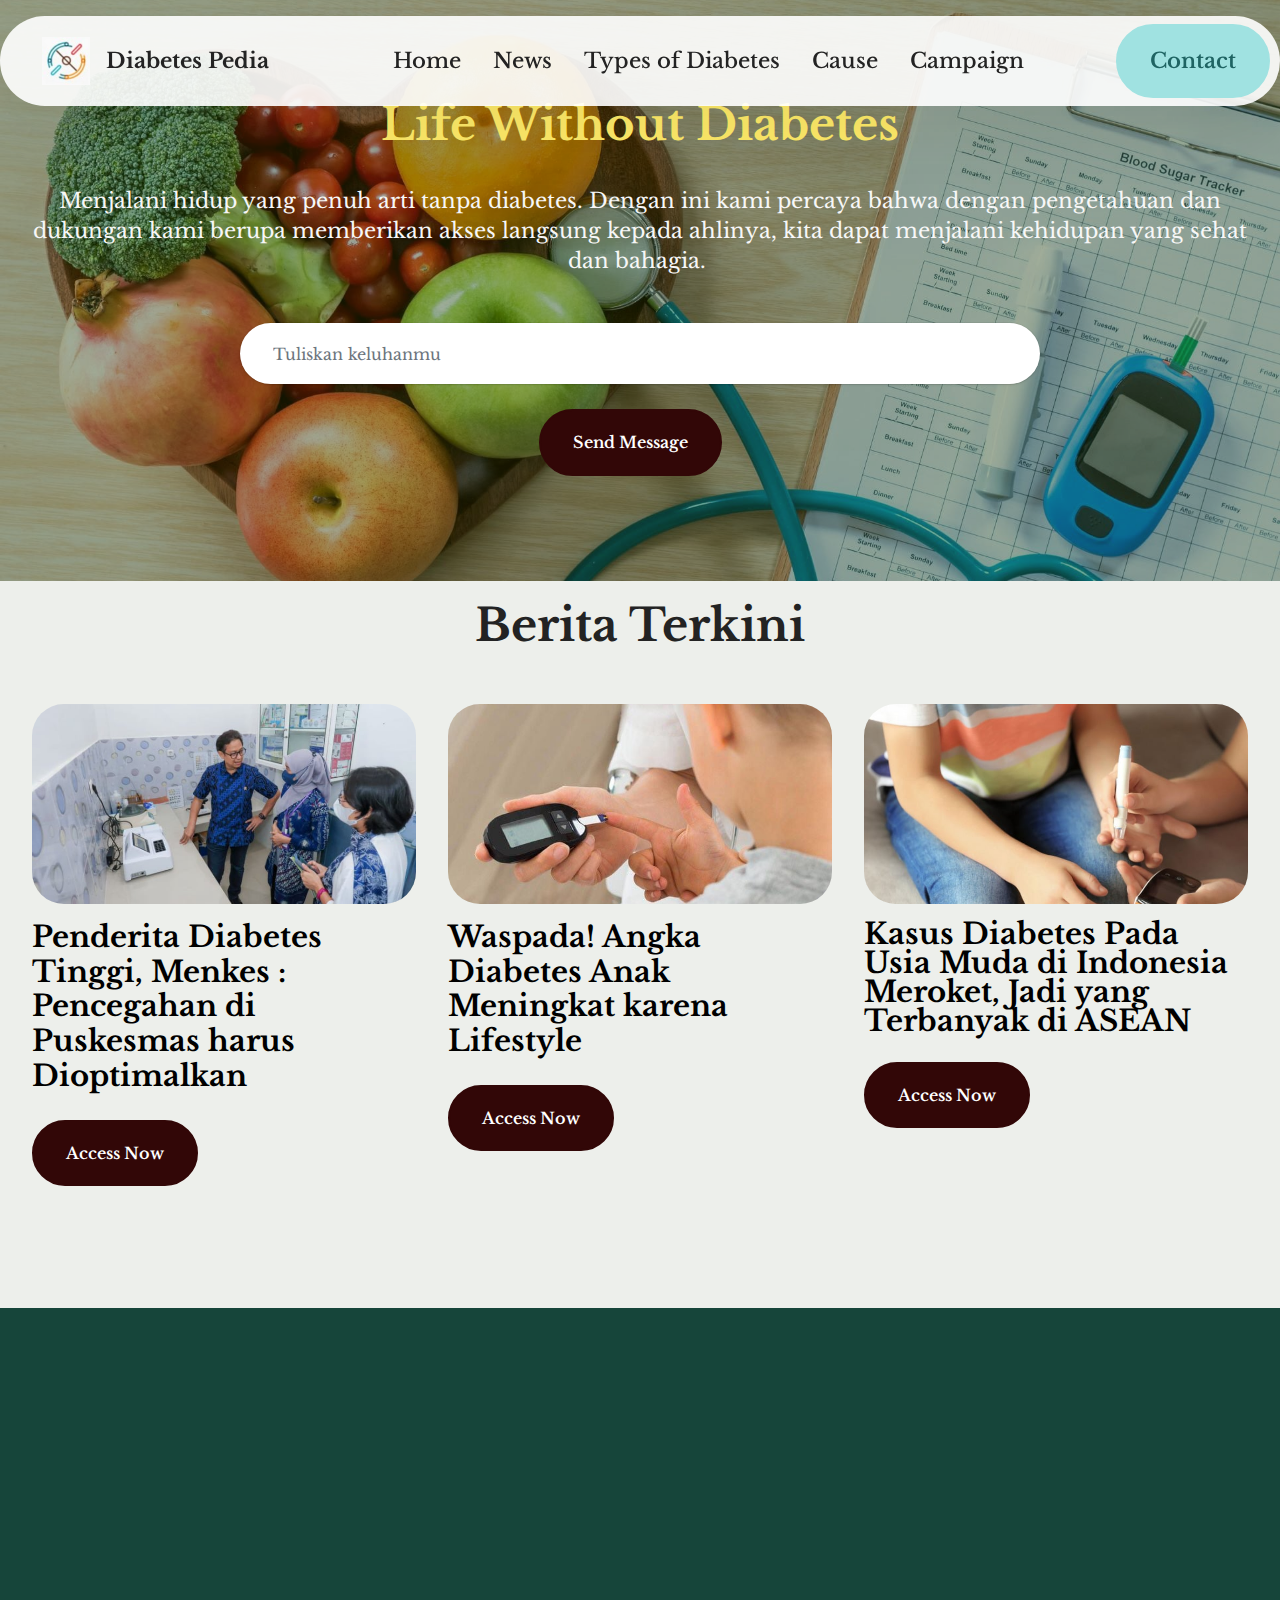
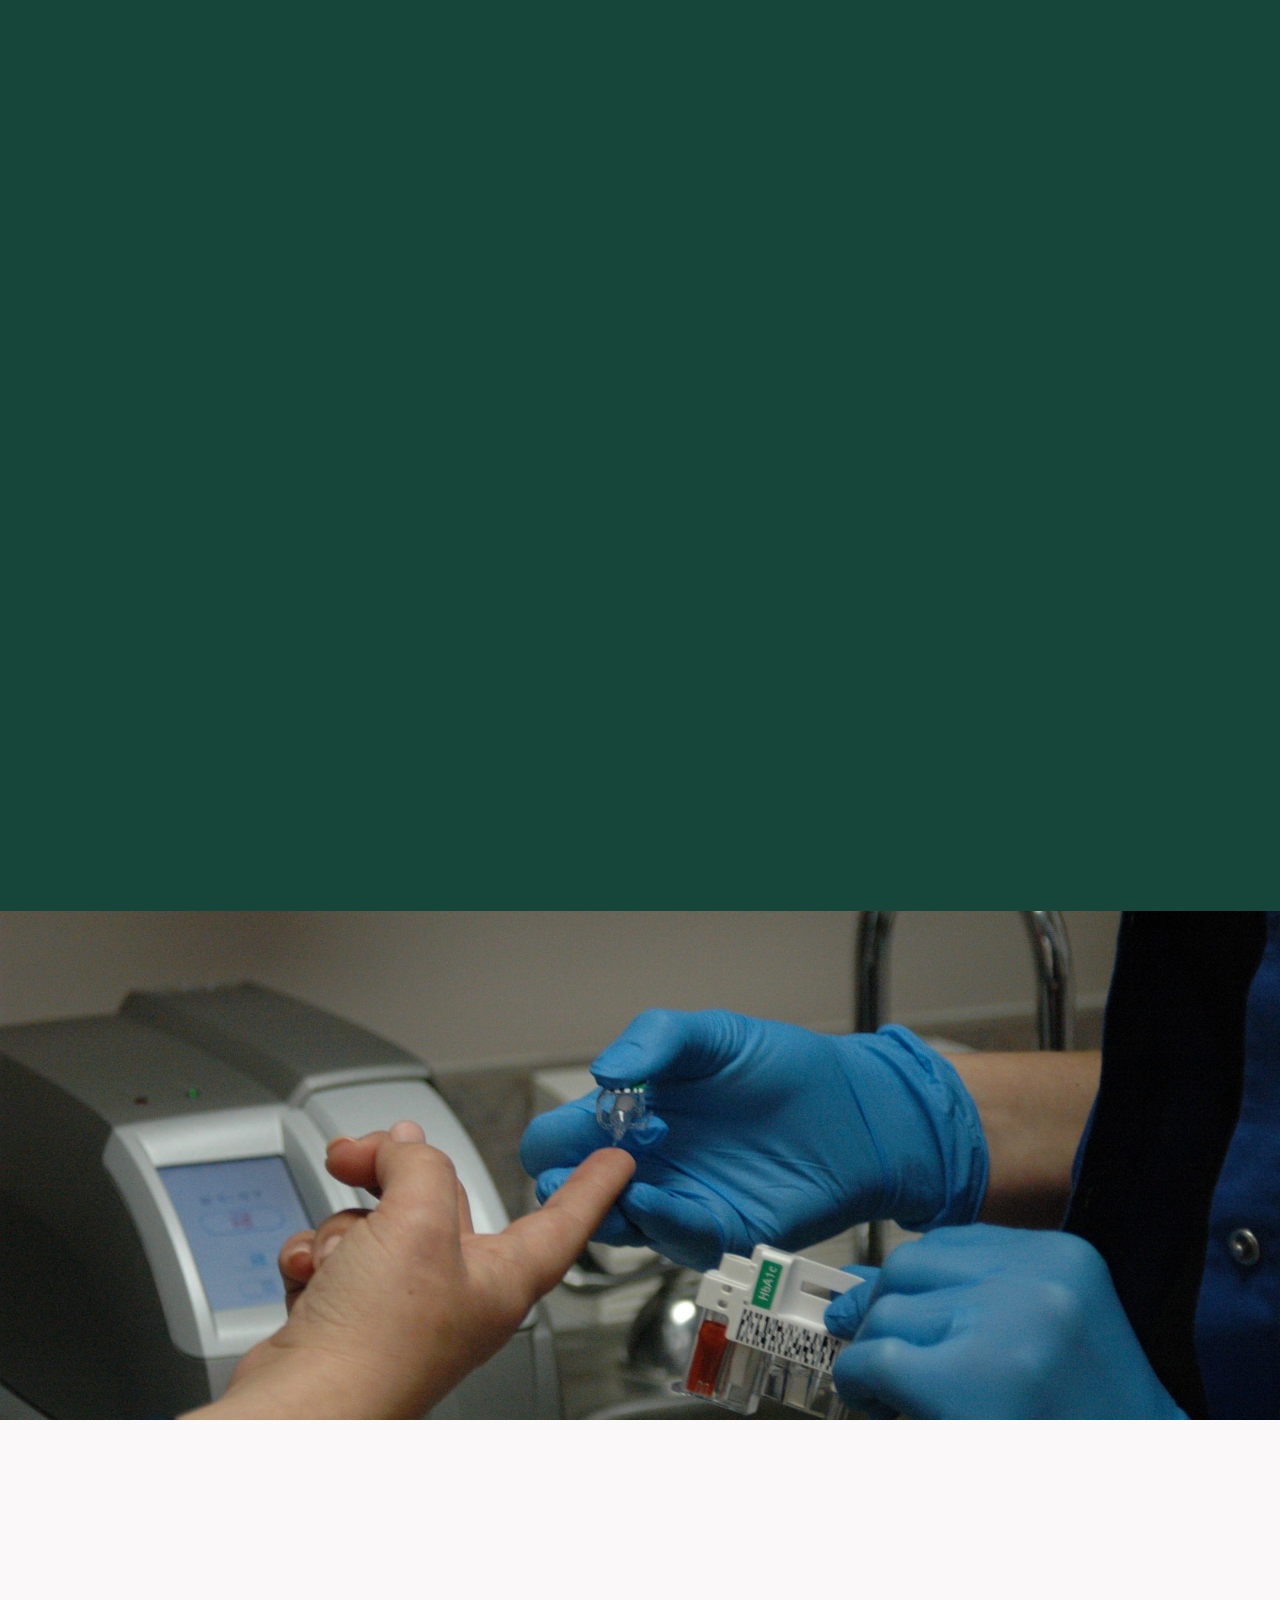
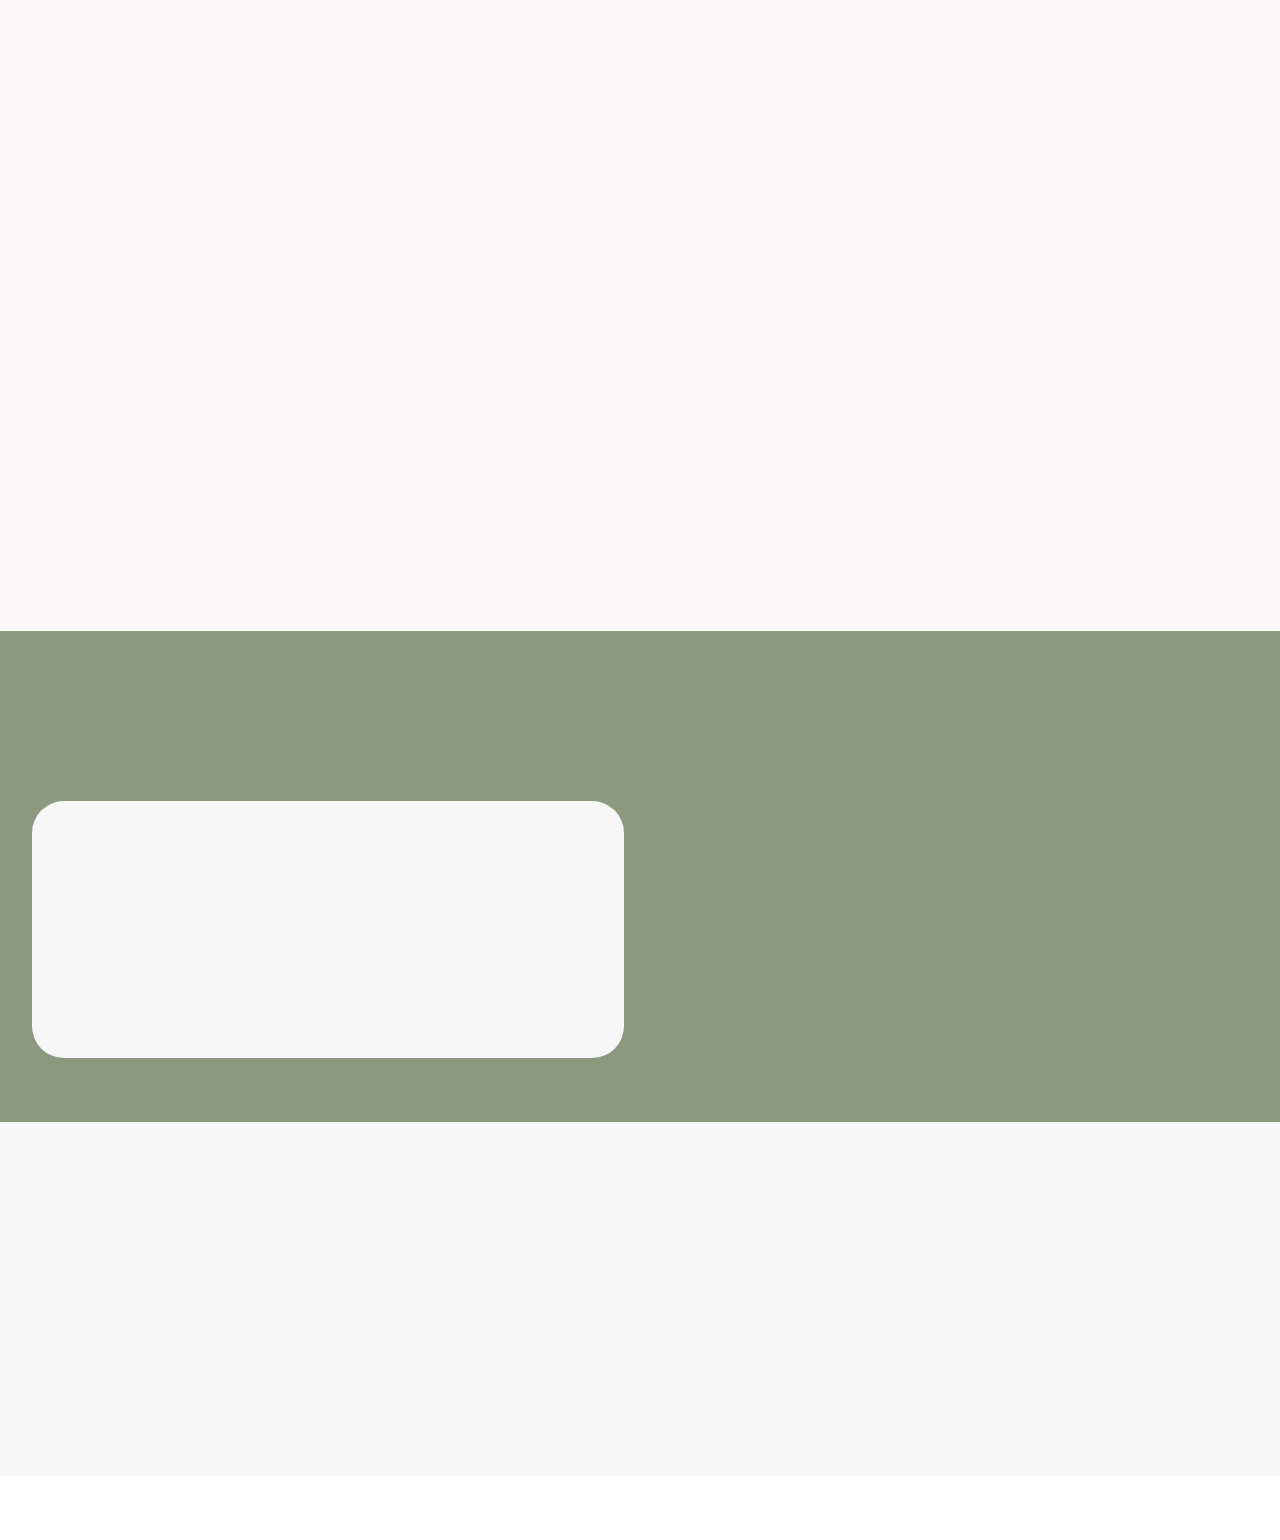
<file: index.html>
<!DOCTYPE html>
<html  >
<head>
  <!-- Site made with Mobirise Website Builder v5.9.18, https://mobirise.com -->
  <meta charset="UTF-8">
  <meta http-equiv="X-UA-Compatible" content="IE=edge">
  <meta name="generator" content="Mobirise v5.9.18, mobirise.com">
  <meta name="viewport" content="width=device-width, initial-scale=1, minimum-scale=1">
  <link rel="shortcut icon" href="assets/images/whatsapp-image-2024-10-28-at-09.09.23-9a71d02f-93x165.jpeg" type="image/x-icon">
  <meta name="description" content="">
  
  
  <title>Home</title>
  <link rel="stylesheet" href="assets/web/assets/mobirise-icons2/mobirise2.css">
  <link rel="stylesheet" href="assets/bootstrap/css/bootstrap.min.css">
  <link rel="stylesheet" href="assets/bootstrap/css/bootstrap-grid.min.css">
  <link rel="stylesheet" href="assets/bootstrap/css/bootstrap-reboot.min.css">
  <link rel="stylesheet" href="assets/parallax/jarallax.css">
  <link rel="stylesheet" href="assets/animatecss/animate.css">
  <link rel="stylesheet" href="assets/dropdown/css/style.css">
  <link rel="stylesheet" href="assets/socicon/css/styles.css">
  <link rel="stylesheet" href="assets/theme/css/style.css">
  <link rel="preload" href="https://fonts.googleapis.com/css?family=Libre+Baskerville:400,400i,700&display=swap" as="style" onload="this.onload=null;this.rel='stylesheet'">
  <noscript><link rel="stylesheet" href="https://fonts.googleapis.com/css?family=Libre+Baskerville:400,400i,700&display=swap"></noscript>
  <link rel="preload" as="style" href="assets/mobirise/css/mbr-additional.css?v=ZT2LEI"><link rel="stylesheet" href="assets/mobirise/css/mbr-additional.css?v=ZT2LEI" type="text/css">

  
  
  
</head>
<body>
  
  <section data-bs-version="5.1" class="menu menu2 cid-tJS6tZXiPa" once="menu" id="menu02-0">
	

	<nav class="navbar navbar-dropdown navbar-fixed-top navbar-expand-lg">
		<div class="container">
			<div class="navbar-brand">
				<span class="navbar-logo">
					<a href="https://mobirise.com">
						<img src="assets/images/whatsapp-image-2024-10-28-at-09.09.23-9a71d02f-93x165.jpeg" alt="Mobirise Website Builder" style="height: 3rem;">
					</a>
				</span>
				<span class="navbar-caption-wrap"><a class="navbar-caption text-black text-primary display-4" href="index.html#header05-1">Diabetes Pedia</a></span>
			</div>
			<button class="navbar-toggler" type="button" data-toggle="collapse" data-bs-toggle="collapse" data-target="#navbarSupportedContent" data-bs-target="#navbarSupportedContent" aria-controls="navbarNavAltMarkup" aria-expanded="false" aria-label="Toggle navigation">
				<div class="hamburger">
					<span></span>
					<span></span>
					<span></span>
					<span></span>
				</div>
			</button>
			<div class="collapse navbar-collapse" id="navbarSupportedContent">
				<ul class="navbar-nav nav-dropdown" data-app-modern-menu="true"><li class="nav-item">
						<a class="nav-link link text-black text-primary display-4" href="index.html#top">Home</a>
					</li>
					<li class="nav-item">
						<a class="nav-link link text-black text-primary display-4" href="index.html#features03-1t" aria-expanded="false">News</a>
					</li>
					<li class="nav-item">
						<a class="nav-link link text-black text-primary display-4" href="index.html#features04-w">Types of Diabetes</a>
					</li><li class="nav-item"><a class="nav-link link text-black text-primary display-4" href="index.html#header09-q">Cause</a></li><li class="nav-item"><a class="nav-link link text-black text-primary display-4" href="index.html#header01-1l">Campaign</a></li></ul>
				
				<div class="navbar-buttons mbr-section-btn"><a class="btn btn-warning display-4" href="index.html#contacts02-2a">Contact</a></div>
			</div>
		</div>
	</nav>
</section>

<section data-bs-version="5.1" class="form5 cid-tJS9pBcTSa" id="form02-6">
    
    <div class="mbr-overlay"></div>
    <div class="container">
        <div class="mbr-section-head mb-5">
            <h3 class="mbr-section-title mbr-fonts-style align-center mb-0 display-2"><strong>Life Without Diabetes</strong></h3>
            <h4 class="mbr-section-subtitle mbr-fonts-style align-center mb-0 mt-4 display-4">Menjalani hidup yang penuh arti tanpa diabetes. Dengan ini kami percaya bahwa dengan pengetahuan dan dukungan kami berupa memberikan akses langsung kepada ahlinya, kita dapat menjalani kehidupan yang sehat dan bahagia.&nbsp;</h4>
        </div>
        <div class="row justify-content-center mt-4">
            <div class="col-lg-8 mx-auto mbr-form" data-form-type="formoid">
                <form action="https://mobirise.eu/" method="POST" class="mbr-form form-with-styler" data-form-title="Form Name"><input type="hidden" name="email" data-form-email="true" value="5RJ8mEJJjBfUjrvonI/QOZa4VbkWXEhS86x45EeHmTAL576PXE4PL7dNIRrSIUKcKhKMcBdYSHIUSaw4DWDQoNMhHiX+9HmmmJKd41VODWSkH1RN715oJsblSyzJIX9h">
                    <div class="row">
                        <div hidden="hidden" data-form-alert="" class="alert alert-success col-12">Thanks for filling out the form!</div>
                        <div hidden="hidden" data-form-alert-danger="" class="alert alert-danger col-12">
                            Oops...! some problem!
                        </div>
                    </div>
                    <div class="dragArea row">
                        <div class="col-md col-sm-12 form-group mb-3" data-for="name">
                            <input type="text" name="name" placeholder="Tuliskan keluhanmu " data-form-field="name" class="form-control" value="" id="name-form02-6">
                        </div>
                        
                        
                        
                        <div class="col-lg-12 col-md-12 col-sm-12 align-center mbr-section-btn"><button type="submit" class="btn btn-primary display-7">Send Message</button></div>
                    </div>
                </form>
            </div>
        </div>
    </div>
</section>

<section data-bs-version="5.1" class="features03 cid-ustncccyHH" id="features03-1t">
	
	
	<div class="container-fluid">
		<div class="row justify-content-center mb-5">
			<div class="col-12 content-head">
				<div class="mbr-section-head">
					<h4 class="mbr-section-title mbr-fonts-style align-center mb-0 display-2">
						<strong>Berita Terkini</strong></h4>
					
				</div>
			</div>
		</div>
		<div class="row">
			<div class="item features-image col-12 col-md-6 col-lg-4 active">
				<div class="item-wrapper">
					<div class="item-img mb-3">
						<img src="assets/images/whatsapp-image-2024-10-31-at-15.13.50-cd53e8b1-712x509.jpg" alt="Mobirise Website Builder" title="" data-slide-to="0" data-bs-slide-to="0">
					</div>
					<div class="item-content align-left">
						
						<h6 class="item-subtitle mbr-fonts-style mb-3 display-5"><strong>Penderita Diabetes Tinggi, Menkes : Pencegahan di Puskesmas harus Dioptimalkan</strong></h6>
						
						<div class="mbr-section-btn item-footer"><a href="https://sehatnegeriku.kemkes.go.id/baca/umum/20240106/4144587/penderita-diabetes-tinggi-menkes-pencegahan-di-puskesmas-harus-dioptimalkan/" class="btn item-btn btn-primary display-7">Access Now</a></div>
					</div>
				</div>
			</div>
			<div class="item features-image col-12 col-md-6 col-lg-4">
				<div class="item-wrapper">
					<div class="item-img mb-3">
						<img src="assets/images/whatsapp-image-2024-10-31-at-15.13.50-8a2de973-600x338.jpg" alt="Mobirise Website Builder" title="" data-slide-to="1" data-bs-slide-to="1">
					</div>
					<div class="item-content align-left">
						
						<h6 class="item-subtitle mbr-fonts-style mb-3 display-5"><strong>Waspada! Angka Diabetes Anak Meningkat karena Lifestyle</strong></h6>
						
						<div class="mbr-section-btn item-footer"><a class="btn item-btn btn-primary display-7" href="https://www.detik.com/sumbagsel/berita/d-7453094/waspada-angka-diabetes-anak-meningkat-karena-lifestyle">Access Now</a></div>
					</div>
				</div>
			</div><div class="item features-image col-12 col-md-6 col-lg-4">
				<div class="item-wrapper">
					<div class="item-img mb-3">
						<img src="assets/images/whatsapp-image-2024-10-31-at-15.13.49-d3d78534-712x374.jpg" alt="Mobirise Website Builder" title="" data-slide-to="2" data-bs-slide-to="2">
					</div>
					<div class="item-content align-left">
						
						<h6 class="item-subtitle mbr-fonts-style mb-3 display-5"><p><strong>Kasus Diabetes Pada Usia Muda di Indonesia Meroket, Jadi yang Terbanyak di ASEAN</strong></p></h6>
						
						<div class="mbr-section-btn item-footer"><a class="btn item-btn btn-primary display-7" href="https://goodstats.id/article/kasus-diabetes-pada-usia-muda-di-indonesia-meroket-jadi-yang-terbanyak-di-asean-LVlXV">Access Now</a></div>
					</div>
				</div>
			</div>
			
			
		</div>
	</div>
</section>

<section data-bs-version="5.1" class="features4 cid-tMlEXTHLbS" id="features04-w">
	
	
	<div class="container">
		<div class="row justify-content-center">
			<div class="col-12 content-head">
				<div class="mbr-section-head mb-5">
					<h4 class="mbr-section-title mbr-fonts-style align-center mb-0 display-2"><strong>Peringatan Diabetes</strong></h4>
					<h5 class="mbr-section-subtitle mbr-fonts-style align-center mb-0 mt-4 display-7">Di Indonesia penderita diabetes pada 2021 meningkat pesat, jumlah tersebut diperkirakan dapat mencapai 28,57 juta pada 2045 atau lebih besar 47% dibandingkan dengan jumlah 19,47 juta pada 2021. Diabetes merupakan salah satu penyakit salah satu penyakit kronis utama yang menyebabkan berbagai komplikasi serius seperti penyakit jantung, stroke, gagal jantung, dan kebutaan.</h5>
					
				</div>
			</div>
		</div>
		<div class="row">
			<div class="item features-image col-12 col-md-6 col-lg-4">
				<div class="item-wrapper">
					<div class="item-img">
						<img src="assets/images/22-desember-2020-2-695x695.png" alt="Mobirise Website Builder" data-slide-to="0" data-bs-slide-to="0">
					</div>
					<div class="item-content">
						<h5 class="item-title mbr-fonts-style display-5"><strong>Diabetes Melitus Tipe 1</strong></h5>
						
						<p class="mbr-text mbr-fonts-style display-7">Diabetes melitus tipe 1 adalah jenis diabetes yang tergantung insulin sehingga disebut insulin dependent diabetes melitus (IDDM). Tipe ini terjadi karena berkurangnya kadar insulin di dalam darah akibat kerusakan sel&nbsp;beta&nbsp;pankreas.</p>
						<div class="mbr-section-btn item-footer"><a href="page1.html#article08-1u" class="btn item-btn btn-warning display-7">Learn more</a></div>
					</div>

				</div>
			</div><div class="item features-image col-12 col-md-6 col-lg-4">
				<div class="item-wrapper">
					<div class="item-img">
						<img src="assets/images/images-225x225.jpg" alt="Mobirise Website Builder" data-slide-to="1" data-bs-slide-to="1">
					</div>
					<div class="item-content">
						<h5 class="item-title mbr-fonts-style display-5"><strong>Diabetes Melitus Tipe 2</strong></h5>
						
						<p class="mbr-text mbr-fonts-style display-7">Diabetes melitus tipe 2 adalah jenis diabetes yang tidak tergantung insulin (non dependent diabetes melitus). Diabetes tipe ini tidak disebabkan oleh rasio insulin dalam darah tetapi karena kelainan sistem metabolisme yang disebabkan oleh mutasi gen yang mengekspresikan disfungsi&nbsp;sel&nbsp;beta,&nbsp;dlsb.</p>
						<div class="mbr-section-btn item-footer"><a href="page1.html#article08-1v" class="btn item-btn btn-warning display-7">Learn more</a></div>
					</div>

				</div>
			</div><div class="item features-image col-12 col-md-6 col-lg-4">
				<div class="item-wrapper">
					<div class="item-img">
						<img src="assets/images/images-1-225x225.jpg" alt="Mobirise Website Builder" data-slide-to="3" data-bs-slide-to="3">
					</div>
					<div class="item-content">
						<h5 class="item-title mbr-fonts-style display-5"><strong>Diabetes Gestasional (GDM)</strong></h5>
						
						<p class="mbr-text mbr-fonts-style display-7">Diabetes gestasional (GDM) adalah jenis diabetes yang terjadi hanya pada saat hamil dan akan sembuh setelah melahirkan. Meskipun terjadi hanya sementara, jika tidak ditangani dengan baik bisa membahayakan kesehatan ibu&nbsp;dan&nbsp;janinnya.</p>
						<div class="mbr-section-btn item-footer"><a href="page1.html#article08-20" class="btn item-btn btn-warning display-7" target="_blank">Learn more</a></div>
					</div>

				</div>
			</div>
			
			
		</div>
	</div>
</section>

<section data-bs-version="5.1" class="header09 cid-tLAX5BnXkJ" id="header09-q">
	
	
	<div class="container">
		<div class="row">
			<div class="content-wrap col-12 col-md-8">
				<h1 class="mbr-section-title mbr-fonts-style mbr-white mb-4 display-1"><strong>Penyebab &amp; Pecegahan</strong></h1>
				
				<p class="mbr-fonts-style mbr-text mbr-white mb-4 display-4">Cegah diabetes dari diri sendiri!</p>
				<div class="mbr-section-btn"><a class="btn btn-success display-7" href="page2.html#article06-29">Learn more</a></div>
			</div>
		</div>
	</div>
</section>

<section data-bs-version="5.1" class="header1 cid-ussZoHK6Hu" id="header01-1l">
	

	
	

	<div class="container-fluid">
		<div class="row justify-content-center">
			<div class="col-12 col-md-12 col-lg-6 image-wrapper">
				<img class="w-100" src="assets/images/whatsapp-image-2024-10-28-at-15.10.11-6d2e0201-542x566.jpg" alt="Mobirise Website Builder">
			</div>
			<div class="col-12 col-lg col-md-12">
				<div class="text-wrapper align-left">
					<h1 class="mbr-section-title mbr-fonts-style mb-4 display-2"><strong>CAMPAIGN</strong></h1>
					<p class="mbr-text mbr-fonts-style mb-4 display-4">Kampanye bertajuk "Sehat Bersama di Hari Diabetes Sedunia" yang bertujuan untuk meningkatkan kesadaran masyarakattentang pentingnya menjaga kesehatan dan mengendalikan diabetes.</p>
					<div class="mbr-section-btn mt-3"><a class="btn btn-info display-7" href="page3.html#news06-24">Learn more</a></div>
				</div>
			</div>
		</div>
	</div>
</section>

<section data-bs-version="5.1" class="contacts2 map1 cid-usQkdTQHBd mbr-parallax-background" id="contacts02-2a">

    

    <div class="mbr-overlay" style="opacity: 0.5; background-color: rgb(22, 51, 0);"></div>
    <div class="container">
        <div class="row justify-content-center">
            <div class="col-12 content-head">
                <div class="mbr-section-head mb-5">
                    <h3 class="mbr-section-title mbr-fonts-style align-center mb-0 display-2">
                        <strong>Contacts</strong></h3>
                    
                </div>
            </div>
        </div>
        <div class="row justify-content-center mt-4">
            <div class="card col-12 col-md-6">
                <div class="card-wrapper">
                    <div class="text-wrapper">
                        <h5 class="cardTitle mbr-fonts-style mb-2 display-5">
                        <strong>Contact Us</strong>
                    </h5>
                    <ul class="list mbr-fonts-style display-7">
                        <li class="mbr-text item-wrap">Phone:&nbsp; (021) 3503033, 3841919</li>
                        <li class="mbr-text item-wrap">Fax: (021) 3804652</li>
                        <li class="mbr-text item-wrap">Email: info@klinikdrindrindrajana.com</li>
                        <li class="mbr-text item-wrap">Address: Jl. Tanah Abang III No. 18-A, Jakarta Pusat 10160</li><li class="mbr-text item-wrap">Working hours: 9:00AM - 6:00PM</li>
                    </ul>
                    </div>
                </div>
            </div>
            <div class="map-wrapper col-12 col-md-6">
                <div class="google-map"><iframe frameborder="0" style="border:0" src="https://www.google.com/maps/embed/v1/place?key=AIzaSyB7QWkvlxV39ZsyKvhZRjPGVqlJFvxxNkw&amp;q=Jl. Tanah Abang III No.18A, RT.2/RW.3, Petojo Sel., Kecamatan Gambir, Kota Jakarta Pusat, Daerah Khusus  Ibukota&nbsp;Jakarta&nbsp;10160" allowfullscreen=""></iframe></div>
            </div>
        </div>
    </div>
</section>

<section data-bs-version="5.1" class="social4 cid-ustPJy1knr" id="social04-22">
    
    
    

    <div class="container">
        <div class="media-container-row">
            <div class="col-12">
                <h3 class="mbr-section-title align-center mb-5 mbr-fonts-style display-2">
                    <strong>Follow us !</strong></h3>
                <div class="social-list align-center">
                    <a class="iconfont-wrapper bg-facebook m-2 " target="_blank" href="https://mobiri.se">
                        <span class="socicon-facebook socicon"></span>
                    </a>
                    <a class="iconfont-wrapper bg-twitter m-2" href="https://mobiri.se" target="_blank">
                        <span class="socicon-twitter socicon"></span>
                    </a>
                    <a class="iconfont-wrapper bg-instagram m-2" href="https://mobiri.se" target="_blank">
                        <span class="socicon-instagram socicon"></span>
                    </a>
                    
                    
                    
                    
                    
                    <a class="iconfont-wrapper bg-tiktok m-2" href="https://mobiri.se" target="_blank">
                        <span class="socicon-tiktok socicon"></span>
                    </a>
                    
                    
                </div>
            </div>
        </div>
    </div>
</section><section class="display-7" style="padding: 0;align-items: center;justify-content: center;flex-wrap: wrap;    align-content: center;display: flex;position: relative;height: 4rem;"><a href="https://mobiri.se/3491211" style="flex: 1 1;height: 4rem;position: absolute;width: 100%;z-index: 1;"><img alt="" style="height: 4rem;" src="[data-uri]"></a><p style="margin: 0;text-align: center;" class="display-7">&#8204;</p><a style="z-index:1" href="https://mobirise.com/drag-drop-website-builder.html">Drag and Drop Website Builder</a></section><script src="assets/bootstrap/js/bootstrap.bundle.min.js"></script>  <script src="assets/parallax/jarallax.js"></script>  <script src="assets/smoothscroll/smooth-scroll.js"></script>  <script src="assets/ytplayer/index.js"></script>  <script src="assets/dropdown/js/navbar-dropdown.js"></script>  <script src="assets/theme/js/script.js"></script>  <script src="assets/formoid/formoid.min.js"></script>  
  
  
  <input name="animation" type="hidden">
  </body>
</html>
</file>
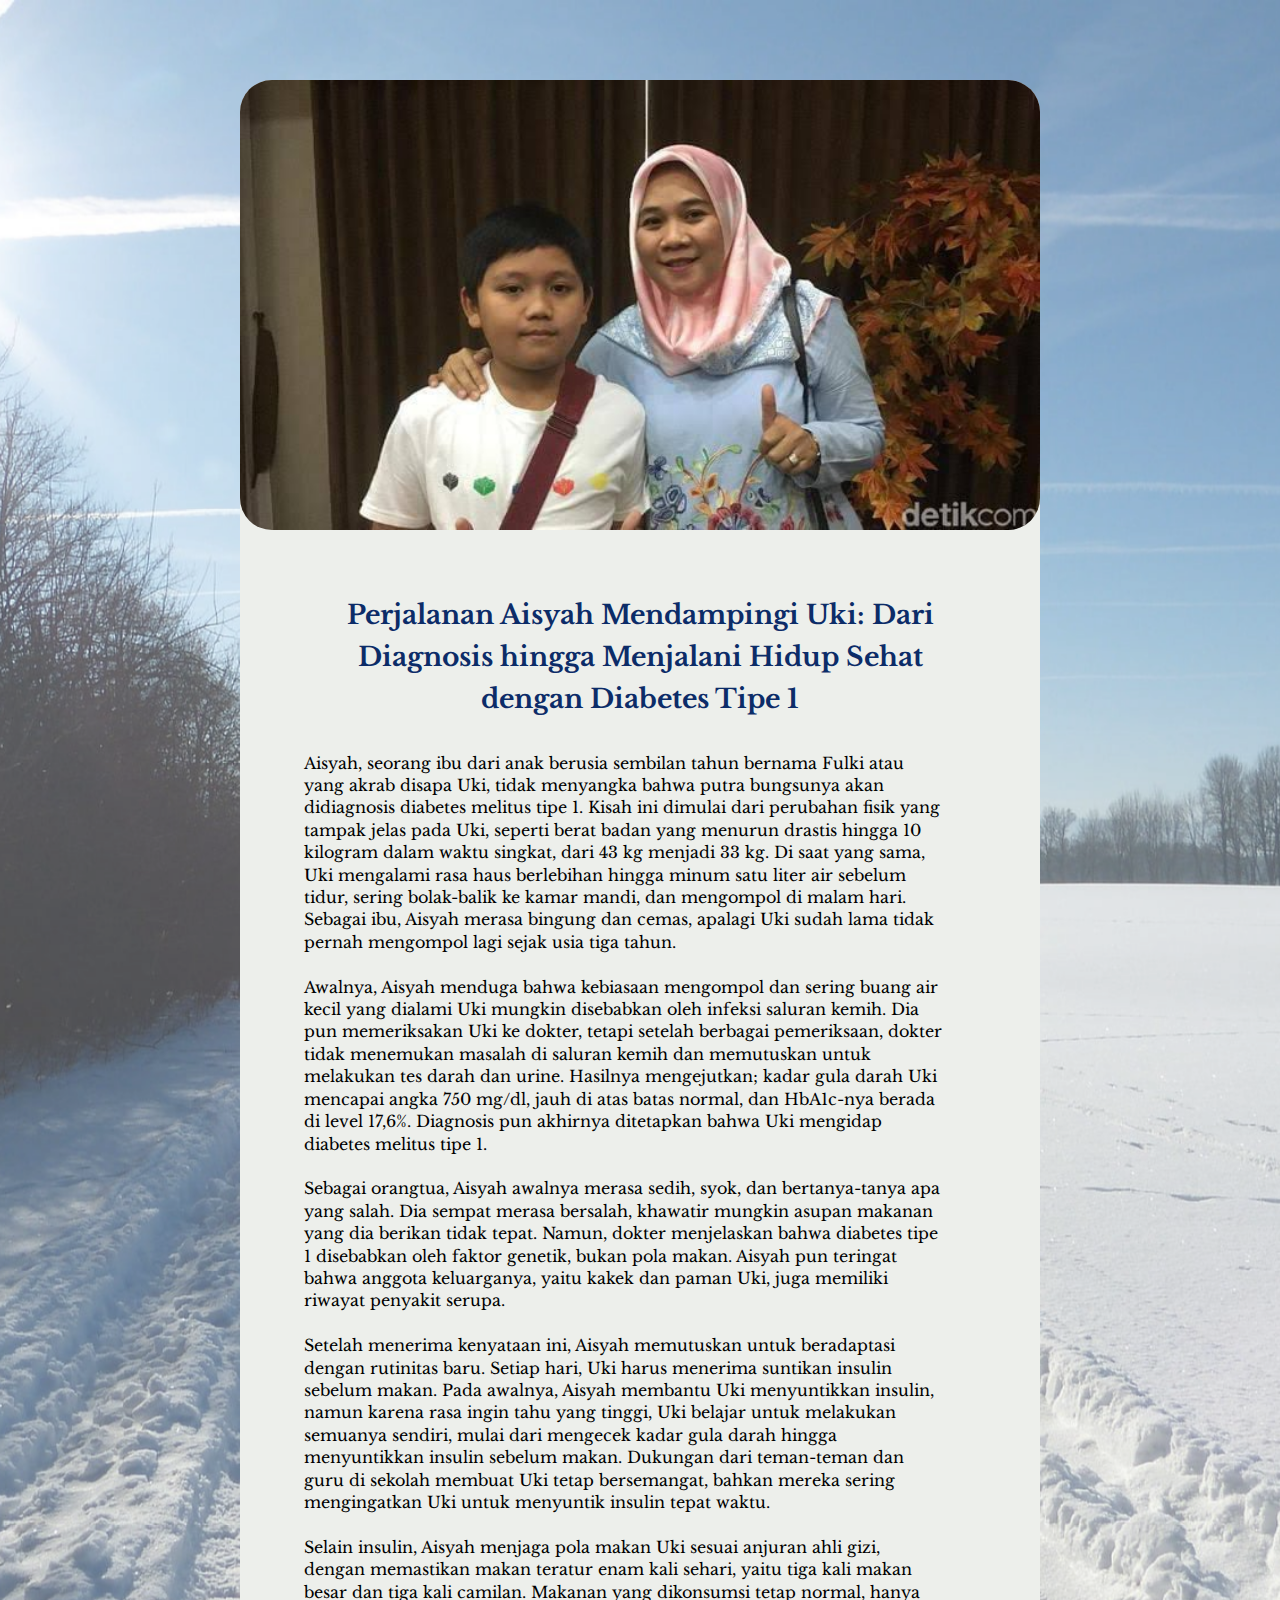
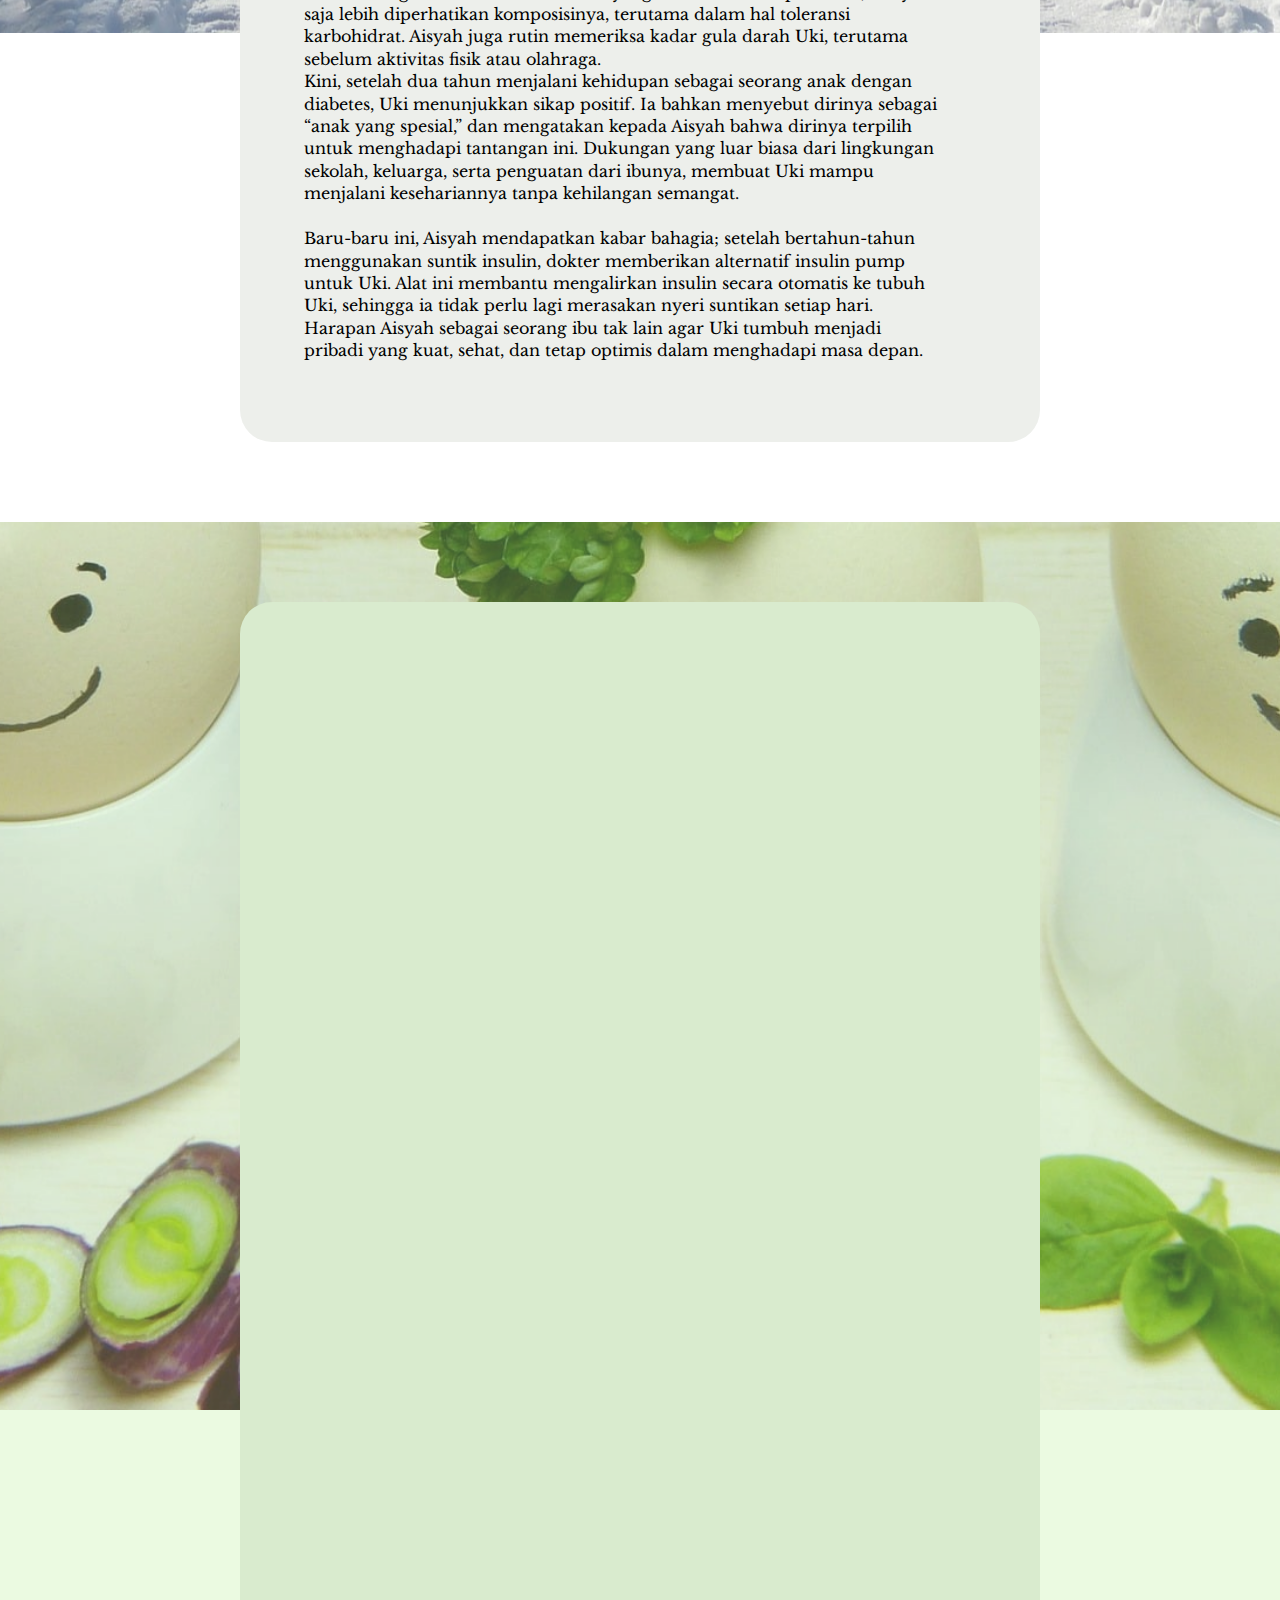
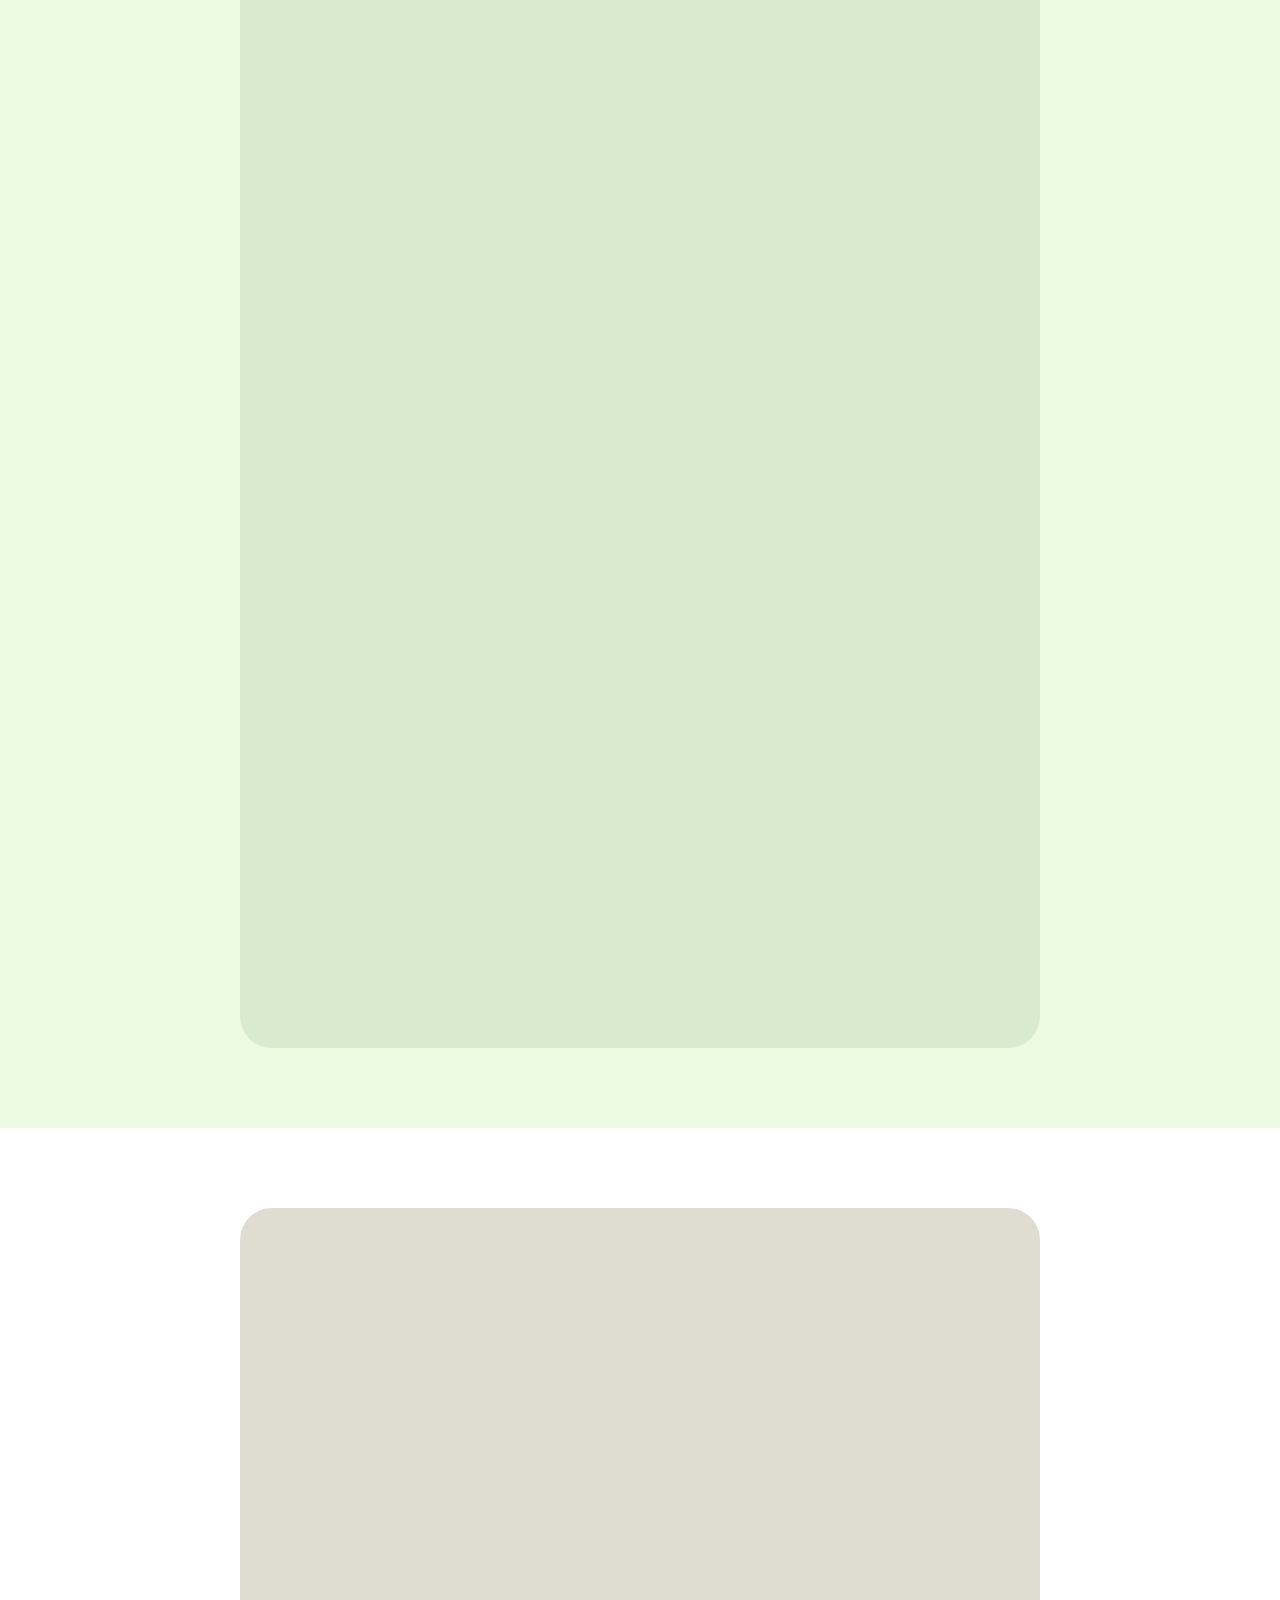
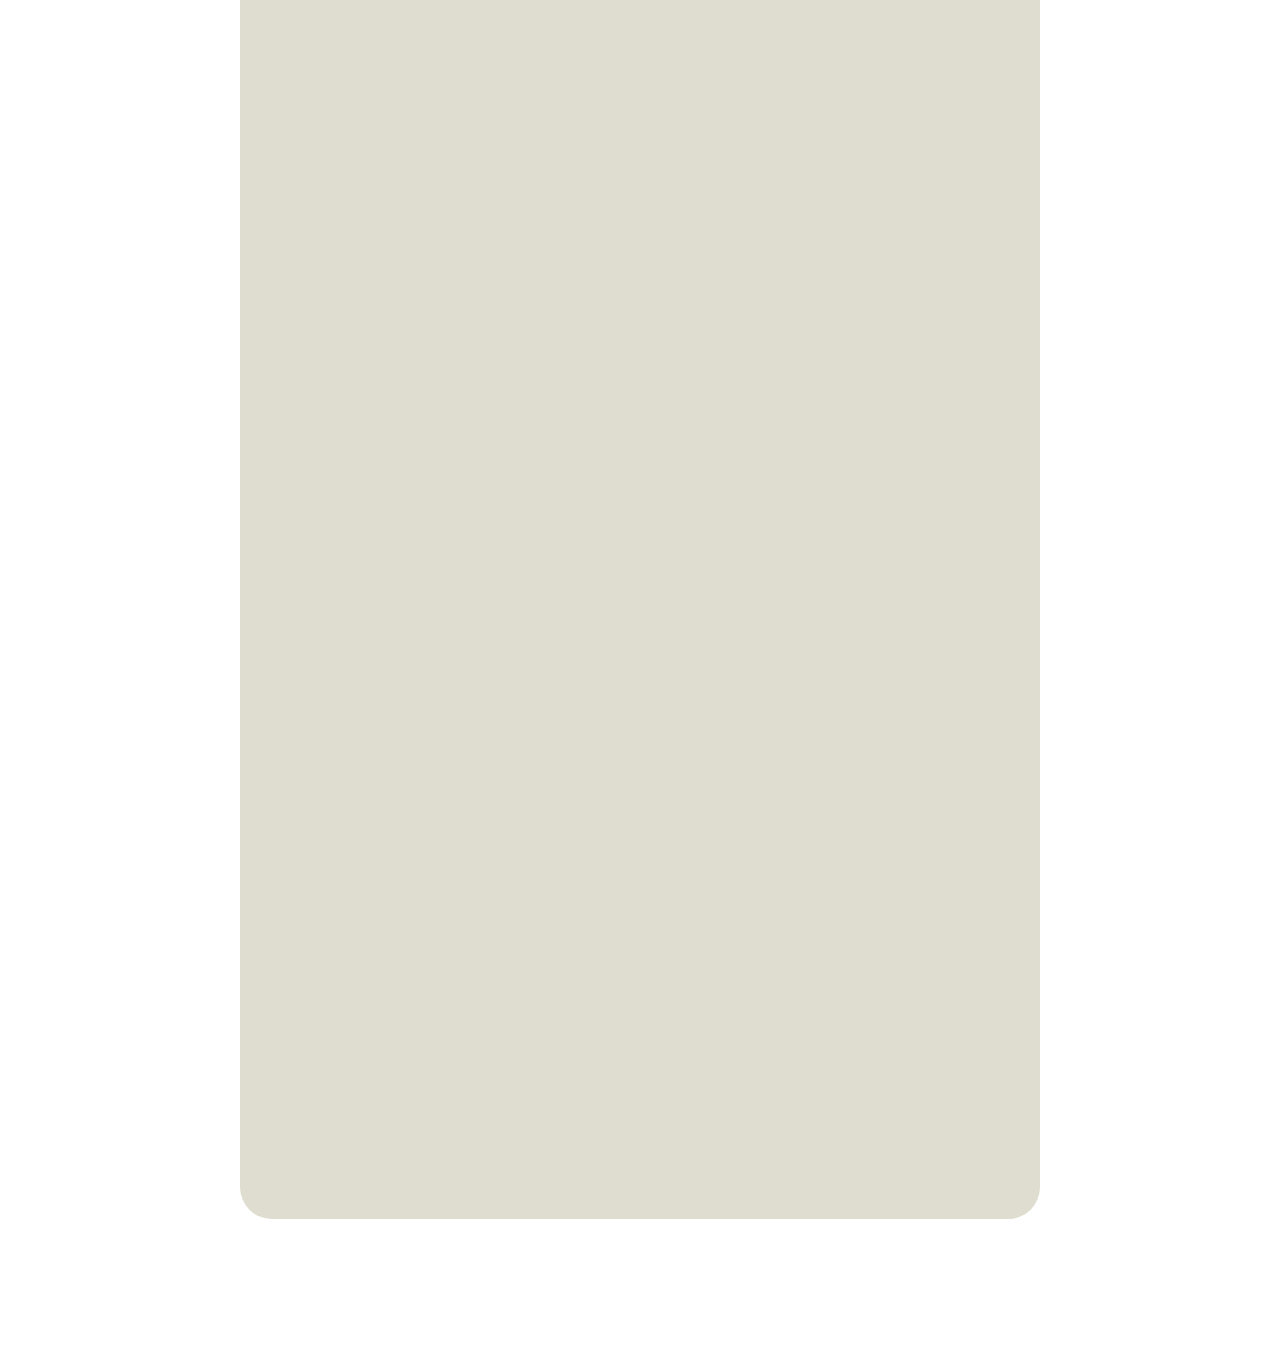
<file: page1.html>
<!DOCTYPE html>
<html  >
<head>
  <!-- Site made with Mobirise Website Builder v5.9.18, https://mobirise.com -->
  <meta charset="UTF-8">
  <meta http-equiv="X-UA-Compatible" content="IE=edge">
  <meta name="generator" content="Mobirise v5.9.18, mobirise.com">
  <meta name="viewport" content="width=device-width, initial-scale=1, minimum-scale=1">
  <link rel="shortcut icon" href="assets/images/whatsapp-image-2024-10-28-at-09.09.23-9a71d02f-93x165.jpeg" type="image/x-icon">
  <meta name="description" content="">
  
  
  <title>Page 1</title>
  <link rel="stylesheet" href="assets/bootstrap/css/bootstrap.min.css">
  <link rel="stylesheet" href="assets/bootstrap/css/bootstrap-grid.min.css">
  <link rel="stylesheet" href="assets/bootstrap/css/bootstrap-reboot.min.css">
  <link rel="stylesheet" href="assets/parallax/jarallax.css">
  <link rel="stylesheet" href="assets/animatecss/animate.css">
  <link rel="stylesheet" href="assets/theme/css/style.css">
  <link rel="preload" href="https://fonts.googleapis.com/css?family=Libre+Baskerville:400,400i,700&display=swap" as="style" onload="this.onload=null;this.rel='stylesheet'">
  <noscript><link rel="stylesheet" href="https://fonts.googleapis.com/css?family=Libre+Baskerville:400,400i,700&display=swap"></noscript>
  <link rel="preload" as="style" href="assets/mobirise/css/mbr-additional.css?v=ZV2j5p"><link rel="stylesheet" href="assets/mobirise/css/mbr-additional.css?v=ZV2j5p" type="text/css">

  
  
  
</head>
<body>
  
  <section data-bs-version="5.1" class="article8 cid-ustpcUo81s mbr-parallax-background" id="article08-1u">
  

  
  <div class="mbr-overlay" style="opacity: 0.3; background-color: rgb(255, 255, 255);"></div>
  <div class="container">
    <div class="row justify-content-center">
      <div class="card col-md-12 col-lg-8">
        <div class="card-wrapper">
          <div class="image-wrapper d-flex justify-content-center mb-4">
            <img src="assets/images/whatsapp-image-2024-10-28-at-13.28.18-426b14dc-650x366.jpg" alt="Mobirise Website Builder">
          </div>
          <div class="card-content-text">
            <h3 class="card-title mbr-fonts-style mbr-white mt-3 mb-4 display-5">
<div><strong style="font-size: calc(1.28rem + 0.52 * ((100vw - 62rem) / 25));">Perjalanan Aisyah Mendampingi Uki: Dari Diagnosis hingga Menjalani Hidup Sehat dengan Diabetes Tipe 1</strong><br></div></h3>
          <div class="row card-box align-left">
            
            
            <div class="item features-without-image col-12 active">
              <div class="item-wrapper">
                
                <p class="mbr-text mbr-fonts-style display-7">Aisyah, seorang ibu dari anak berusia sembilan tahun bernama Fulki atau yang akrab disapa Uki, tidak menyangka bahwa putra bungsunya akan didiagnosis diabetes melitus tipe 1. Kisah ini dimulai dari perubahan fisik yang tampak jelas pada Uki, seperti berat badan yang menurun drastis hingga 10 kilogram dalam waktu singkat, dari 43 kg menjadi 33 kg. Di saat yang sama, Uki mengalami rasa haus berlebihan hingga minum satu liter air sebelum tidur, sering bolak-balik ke kamar mandi, dan mengompol di malam hari. Sebagai ibu, Aisyah merasa bingung dan cemas, apalagi Uki sudah lama tidak pernah mengompol lagi sejak usia tiga tahun.<br>
<br>Awalnya, Aisyah menduga bahwa kebiasaan mengompol dan sering buang air kecil yang dialami Uki mungkin disebabkan oleh infeksi saluran kemih. Dia pun memeriksakan Uki ke dokter, tetapi setelah berbagai pemeriksaan, dokter tidak menemukan masalah di saluran kemih dan memutuskan untuk melakukan tes darah dan urine. Hasilnya mengejutkan; kadar gula darah Uki mencapai angka 750 mg/dl, jauh di atas batas normal, dan HbA1c-nya berada di level 17,6%. Diagnosis pun akhirnya ditetapkan bahwa Uki mengidap diabetes melitus tipe 1.<br>
<br>Sebagai orangtua, Aisyah awalnya merasa sedih, syok, dan bertanya-tanya apa yang salah. Dia sempat merasa bersalah, khawatir mungkin asupan makanan yang dia berikan tidak tepat. Namun, dokter menjelaskan bahwa diabetes tipe 1 disebabkan oleh faktor genetik, bukan pola makan. Aisyah pun teringat bahwa anggota keluarganya, yaitu kakek dan paman Uki, juga memiliki riwayat penyakit serupa.<br>
<br>Setelah menerima kenyataan ini, Aisyah memutuskan untuk beradaptasi dengan rutinitas baru. Setiap hari, Uki harus menerima suntikan insulin sebelum makan. Pada awalnya, Aisyah membantu Uki menyuntikkan insulin, namun karena rasa ingin tahu yang tinggi, Uki belajar untuk melakukan semuanya sendiri, mulai dari mengecek kadar gula darah hingga menyuntikkan insulin sebelum makan. Dukungan dari teman-teman dan guru di sekolah membuat Uki tetap bersemangat, bahkan mereka sering mengingatkan Uki untuk menyuntik insulin tepat waktu.<br>
<br>Selain insulin, Aisyah menjaga pola makan Uki sesuai anjuran ahli gizi, dengan memastikan makan teratur enam kali sehari, yaitu tiga kali makan besar dan tiga kali camilan. Makanan yang dikonsumsi tetap normal, hanya saja lebih diperhatikan komposisinya, terutama dalam hal toleransi karbohidrat. Aisyah juga rutin memeriksa kadar gula darah Uki, terutama sebelum aktivitas fisik atau olahraga. 
<br>Kini, setelah dua tahun menjalani kehidupan sebagai seorang anak dengan diabetes, Uki menunjukkan sikap positif. Ia bahkan menyebut dirinya sebagai “anak yang spesial,” dan mengatakan kepada Aisyah bahwa dirinya terpilih untuk menghadapi tantangan ini. Dukungan yang luar biasa dari lingkungan sekolah, keluarga, serta penguatan dari ibunya, membuat Uki mampu menjalani kesehariannya tanpa kehilangan semangat.<br>
<br>Baru-baru ini, Aisyah mendapatkan kabar bahagia; setelah bertahun-tahun menggunakan suntik insulin, dokter memberikan alternatif insulin pump untuk Uki. Alat ini membantu mengalirkan insulin secara otomatis ke tubuh Uki, sehingga ia tidak perlu lagi merasakan nyeri suntikan setiap hari. Harapan Aisyah sebagai seorang ibu tak lain agar Uki tumbuh menjadi pribadi yang kuat, sehat, dan tetap optimis dalam menghadapi masa depan.&nbsp;<br></p>
              </div>
            </div>

            
          </div>
          </div>
        </div>
      </div>
    </div>
  </div>
</section>

<section data-bs-version="5.1" class="article8 cid-ustpDYND3J mbr-parallax-background" id="article08-1v">
  

  
  <div class="mbr-overlay" style="opacity: 0.3; background-color: rgb(188, 239, 155);"></div>
  <div class="container">
    <div class="row justify-content-center">
      <div class="card col-md-12 col-lg-8">
        <div class="card-wrapper">
          <div class="image-wrapper d-flex justify-content-center mb-4">
            <img src="assets/images/whatsapp-image-2024-10-28-at-13.25.49-39854b38-1080x691.jpg" alt="Mobirise Website Builder">
          </div>
          <div class="card-content-text">
            <h3 class="card-title mbr-fonts-style mbr-white mt-3 mb-4 display-5"><strong>Cerita Kurnia yang Nyaris Lewat karena Diabetes, Gula Darah 667&nbsp;dan&nbsp;Sudah&nbsp;Asam</strong></h3>
          <div class="row card-box align-left">
            <div class="item features-without-image col-12">
              <div class="item-wrapper">
                
                <p class="mbr-text mbr-fonts-style display-7">Kurnia Bijaksana, pada 19 Agustus 2022 Kurnia menjelaskan secara rinci terkait diabetes yang hampir membuatnya meninggal dunia di awal Juli 2022. Kurnia berkata dirinya hampir mati dikarenakan gula darah 667, terkena DBD, dan trombosit 20.000. Darahnya sudah asam sampai mengakibatkan ia koma.<br>
<br>Kurnia menjelaskan, selain gula darah yang sempat naik hingga 667 mg/dL, dirinya kesulitan bernapas dan merasa gelisah tak karuan. Ia juga mengigau dan berlaku layaknya anak kecil.<br> 
<br>"Nafas sempat sesak dan dikasih oksigen. Gelisah enggak jelas, sampai infus dicabut sendiri. Ngigau enggak jelas, mulai dari berlaku kayak bocah, sampai teriak-teriak enggak jelas," ujar Kurnia.<br>
<br>"Yang paling bikin khawatir keluarga, pas kontrol dokter sempat marah ke perawat karena kondisi parah gini dibiarin. Ngigau dzikir, sampai bilang mau pulang, minta maaf, manggil alm ibu saya," tambahnya.<br>
<br>Kurnia menjelaskan, saat dirinya sadar dari koma, ia pun masih kesulitan untuk jalan. Dokter pun memberikan terapi insulin hingga gula darahnya stabil menjadi 150-200 mg/dL. Ia memberikan pesan bahwa diabetes tipe 2 bukanlah hukuman mati dan penting untuk tetap berhati-hati pada siapapun yang menawarkan herbal atau obat-obatan yang mengklaim bisa menyembuhkan diabetes.<br>
<br><strong>GAYA HIDUP<br></strong>
<br>Kurnia mengungkapkan bahwa selama ini dirinya merupakan salah satu orang yang menjalankan pola hidup aktif. Ia pun sering olahraga dan tidak terlalu suka makan makanan manis.
<br>Dalam hal minuman, dirinya juga mengaku lebih suka air putih atau teh tawar. Namun, dalam enam hingga 12 bulan belakangan, Kurnia mengaku lalai menjalankan gaya hidupnya.<br>
<br>"Saya akui, memang enam sampai 12 bulan terakhir gaya hidup saya agak lalai. Makan banyak seperti biasa, tapi gym sering ke skip. Kalau perjalanan jauh naik mobil, ngopi. Kopinya kopi yang beli di minimarket, isinya gula doang kan tuh. Banyak pikiran, jadi dikit banget gerak," kata Kurnia.
<br>Lebih lanjut Kurnia mengungkapkan bahwa puncaknya terjadi pada bulan Juni, saat dirinya melakukan road trip ke Bali. Saat melakukan aktivitas tersebut, dirinya banyak mengonsumsi kopi kemasan yang manis.<br>
<br>"Ditambah Bali panas banget. Haus terus tuh, sama minum manis banyak banget. Akhirnya terseranglah gula darahnya," ujar Kurnia.
<br>Usai momentum tersebut, Kurnia mengalami penurunan berat badan yang drastis. Tiba-tiba dirinya kehilangan tujuh kilogram. Badan terasa lemas, makan pun tak bisa masuk karena kerongkongannya menolak. Dirinya juga merasa haus terus-menerus.<br>
<br>"Sampai suatu saat muntah banyak banget. Padahal makan hampir enggak ada. Dibawalah ke IGD. Masuk IGD segala macam, enggak ada yang aneh banget. Tapi pas cek gula darah, BOOM! 500+. Kaget dan shock. Kok bisa? Saya disuruh opname," kata Kurnia.<br>
<br>Saat tengah melakukan opname, Kurnia pun mengalami koma selama lima hari. Ditambah DBD yang dialaminya belum pulih. Dalam kondisi koma, Kurnia ternyata sudah sempat kesulitan untuk bernapas.&nbsp;<br></p>
              </div>
            </div>
            
            

            
          </div>
          </div>
        </div>
      </div>
    </div>
  </div>
</section>

<section data-bs-version="5.1" class="article8 cid-ustIh7vPKb mbr-parallax-background" id="article08-20">
  

  
  <div class="mbr-overlay" style="opacity: 0; background-color: rgb(255, 255, 255);"></div>
  <div class="container">
    <div class="row justify-content-center">
      <div class="card col-md-12 col-lg-8">
        <div class="card-wrapper">
          <div class="image-wrapper d-flex justify-content-center mb-4">
            <img src="assets/images/whatsapp-image-2024-10-28-at-13.28.53-118475a8-570x349.jpg" alt="Mobirise Website Builder">
          </div>
          <div class="card-content-text">
            <h3 class="card-title mbr-fonts-style mbr-white mt-3 mb-4 display-5"><strong>Cerita Ibu Riana yang kehilangan  putri kecilnya setelah melahirkan karena terkena gangguan diabetes ,&nbsp;dan&nbsp;preeklamsia:</strong>
          </h3>
          <div class="row card-box align-left">
            
            
            <div class="item features-without-image col-12 active">
              <div class="item-wrapper">
                
                <p class="mbr-text mbr-fonts-style display-7">Riana memiliki gangguan kesehatan diabetes, sehingga ia perlu menjalani kehamilan dengan membatasi makanan manis dan terapi suntik insulin. Namun, kondisi kesehatannya semakin rumit ketika memasuki trimester kedua. Ya Moms, ia mulai merasakan gatal-gatal di seluruh tubuh serta nyeri pada telapak kaki dan punggung. Tidur malamnya pun tidak bisa nyenyak karena harus menahan rasa sakit yang begitu hebat.<br>
<br>Di usia kehamilan 29 minggu, dokter menyatakan dirinya mengalami preeklamsia atau kondisi kelebihan protein pada urine yang terjadi di usia kehamilan lebih dari 20 minggu. Karena kondisi itu, Riana harus melahirkan bayi secara prematur untuk menyelamatkan si kecil dan ibunya, agar tidak sampai terjadi komplikasi.<br>
<br>Setelah bayinya lahir, ia tidak bisa melihat putri kecilnya karena langsung dibawa ke ruang NICU untuk perawatan intensif dengan menggunakan alat bantu pernapasan. Setelah dua bulan lahir, bayinya sempat dirujuk ke salah satu rumah sakit karena kondisi kesehatannya memburuk. Putri kecilnya pun tidak bisa terselamatkan dan meninggal dunia.&nbsp;<br></p>
              </div>
            </div><div class="item features-without-image col-12">
              <div class="item-wrapper">
                
                <p class="mbr-text mbr-fonts-style display-7">Riana memiliki gangguan kesehatan diabetes, sehingga ia perlu menjalani kehamilan dengan membatasi makanan manis dan terapi suntik insulin. Namun, kondisi kesehatannya semakin rumit ketika memasuki trimester kedua. Ya Moms, ia mulai merasakan gatal-gatal di seluruh tubuh serta nyeri pada telapak kaki dan punggung. Tidur malamnya pun tidak bisa nyenyak karena harus menahan rasa sakit yang begitu hebat.<br>
<br>Di usia kehamilan 29 minggu, dokter menyatakan dirinya mengalami preeklamsia atau kondisi kelebihan protein pada urine yang terjadi di usia kehamilan lebih dari 20 minggu. Karena kondisi itu, Riana harus melahirkan bayi secara prematur untuk menyelamatkan si kecil dan ibunya, agar tidak sampai terjadi komplikasi.<br>
<br>Setelah bayinya lahir, ia tidak bisa melihat putri kecilnya karena langsung dibawa ke ruang NICU untuk perawatan intensif dengan menggunakan alat bantu pernapasan. Setelah dua bulan lahir, bayinya sempat dirujuk ke salah satu rumah sakit karena kondisi kesehatannya memburuk. Putri kecilnya pun tidak bisa terselamatkan dan meninggal dunia.&nbsp;<br></p>
              </div>
            </div>

            
          </div>
          </div>
        </div>
      </div>
    </div>
  </div>
</section><section class="display-7" style="padding: 0;align-items: center;justify-content: center;flex-wrap: wrap;    align-content: center;display: flex;position: relative;height: 4rem;"><a href="https://mobiri.se/3491211" style="flex: 1 1;height: 4rem;position: absolute;width: 100%;z-index: 1;"><img alt="" style="height: 4rem;" src="[data-uri]"></a><p style="margin: 0;text-align: center;" class="display-7">&#8204;</p><a style="z-index:1" href="https://mobirise.com/builder/ai-website-builder.html">Free AI Website Software</a></section><script src="assets/bootstrap/js/bootstrap.bundle.min.js"></script>  <script src="assets/parallax/jarallax.js"></script>  <script src="assets/smoothscroll/smooth-scroll.js"></script>  <script src="assets/ytplayer/index.js"></script>  <script src="assets/theme/js/script.js"></script>  
  
  
  <input name="animation" type="hidden">
  </body>
</html>
</file>
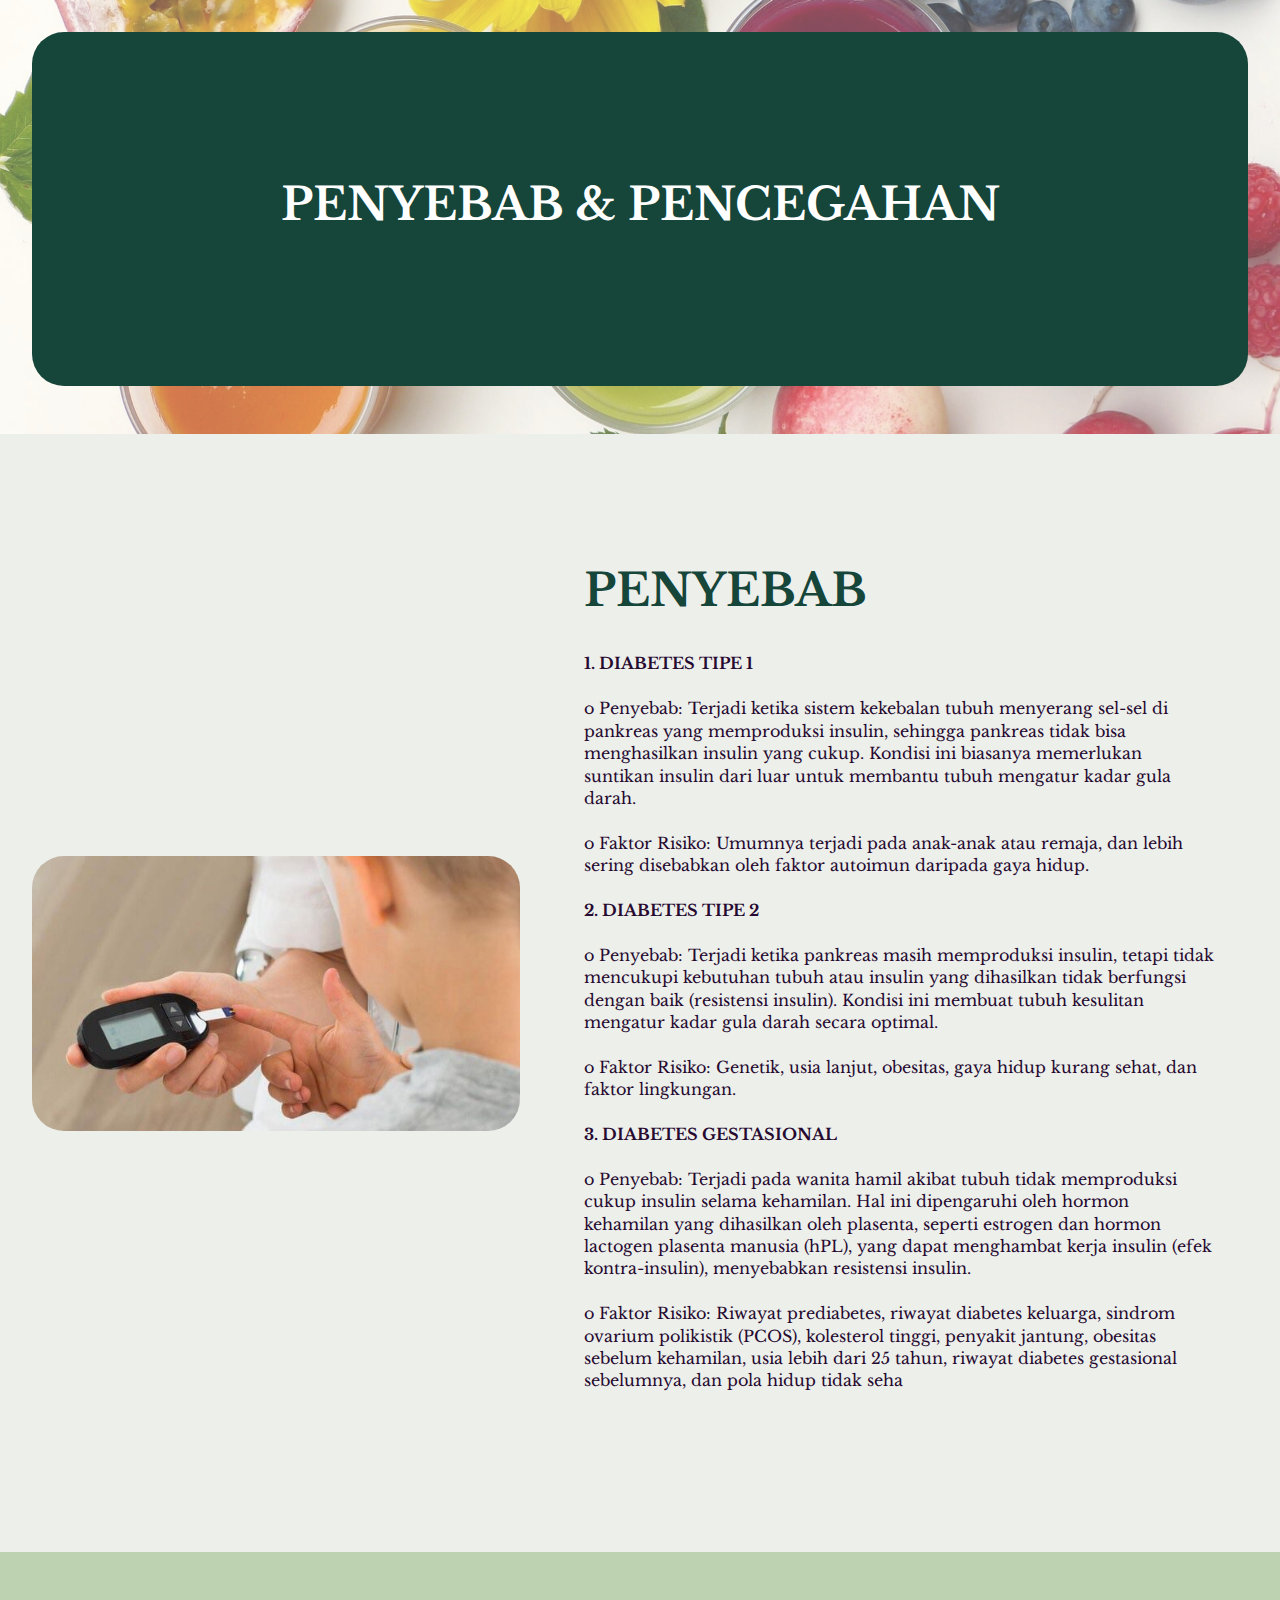
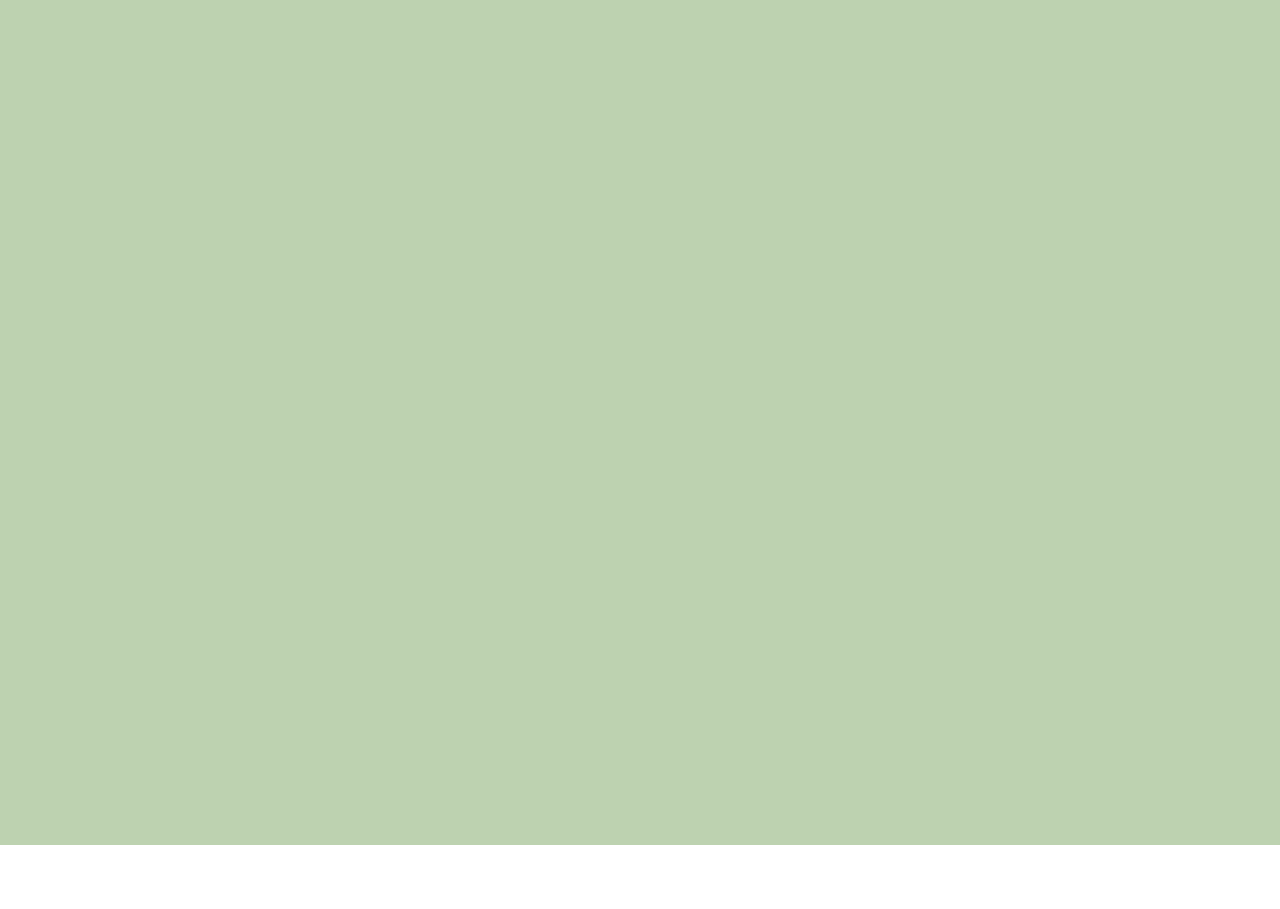
<file: page2.html>
<!DOCTYPE html>
<html  >
<head>
  <!-- Site made with Mobirise Website Builder v5.9.18, https://mobirise.com -->
  <meta charset="UTF-8">
  <meta http-equiv="X-UA-Compatible" content="IE=edge">
  <meta name="generator" content="Mobirise v5.9.18, mobirise.com">
  <meta name="viewport" content="width=device-width, initial-scale=1, minimum-scale=1">
  <link rel="shortcut icon" href="assets/images/whatsapp-image-2024-10-28-at-09.09.23-9a71d02f-93x165.jpeg" type="image/x-icon">
  <meta name="description" content="">
  
  
  <title>Page 2</title>
  <link rel="stylesheet" href="assets/bootstrap/css/bootstrap.min.css">
  <link rel="stylesheet" href="assets/bootstrap/css/bootstrap-grid.min.css">
  <link rel="stylesheet" href="assets/bootstrap/css/bootstrap-reboot.min.css">
  <link rel="stylesheet" href="assets/parallax/jarallax.css">
  <link rel="stylesheet" href="assets/animatecss/animate.css">
  <link rel="stylesheet" href="assets/theme/css/style.css">
  <link rel="preload" href="https://fonts.googleapis.com/css?family=Libre+Baskerville:400,400i,700&display=swap" as="style" onload="this.onload=null;this.rel='stylesheet'">
  <noscript><link rel="stylesheet" href="https://fonts.googleapis.com/css?family=Libre+Baskerville:400,400i,700&display=swap"></noscript>
  <link rel="preload" as="style" href="assets/mobirise/css/mbr-additional.css?v=BSATLT"><link rel="stylesheet" href="assets/mobirise/css/mbr-additional.css?v=BSATLT" type="text/css">

  
  
  
</head>
<body>
  
  <section data-bs-version="5.1" class="article6 cid-usL1CcR2Ra mbr-parallax-background" id="article06-29">
	

	
	<div class="mbr-overlay" style="opacity: 0.3; background-color: rgb(255, 255, 255);"></div>
	<div class="container">
		<div class="row justify-content-center">
			<div class="card col-md-12 col-lg-12">
				<div class="card-wrapper">
					<div class="card-box align-left">
						<h4 class="card-title mbr-fonts-style display-2"><strong>PENYEBAB &amp; PENCEGAHAN</strong></h4>
						
						
					</div>
				</div>
			</div>
		</div>
	</div>
</section>

<section data-bs-version="5.1" class="article2 cid-usL0Q5OhmC" id="article02-26">
	

	
	

	<div class="container">
		<div class="row justify-content-center">
			<div class="col-12 col-md-12 col-lg-5 image-wrapper">
				<img class="w-100" src="assets/images/whatsapp-image-2024-10-31-at-15.13.50-ca8dbeab-600x338.jpg" alt="Mobirise Website Builder">
			</div>
			<div class="col-12 col-md-12 col-lg">
				<div class="text-wrapper align-left">
					<h1 class="mbr-section-title mbr-fonts-style mb-4 display-2"><strong>PENYEBAB</strong></h1>
					<p class="mbr-text align-left mbr-fonts-style mb-4 display-7"><strong>1. DIABETES TIPE 1
</strong><br>
<br>o Penyebab: Terjadi ketika sistem kekebalan tubuh menyerang sel-sel di pankreas yang memproduksi insulin, sehingga pankreas tidak bisa menghasilkan insulin yang cukup. Kondisi ini biasanya memerlukan suntikan insulin dari luar untuk membantu tubuh mengatur kadar gula darah.
<br>
<br>o Faktor Risiko: Umumnya terjadi pada anak-anak atau remaja, dan lebih sering disebabkan oleh faktor autoimun daripada gaya hidup.
<br>
<br><strong>2. DIABETES TIPE 2
</strong><br>
<br>o Penyebab: Terjadi ketika pankreas masih memproduksi insulin, tetapi tidak mencukupi kebutuhan tubuh atau insulin yang dihasilkan tidak berfungsi dengan baik (resistensi insulin). Kondisi ini membuat tubuh kesulitan mengatur kadar gula darah secara optimal.
<br>
<br>o Faktor Risiko: Genetik, usia lanjut, obesitas, gaya hidup kurang sehat, dan faktor lingkungan.
<br>
<br><strong>3. DIABETES GESTASIONAL
</strong><br>
<br>o Penyebab: Terjadi pada wanita hamil akibat tubuh tidak memproduksi cukup insulin selama kehamilan. Hal ini dipengaruhi oleh hormon kehamilan yang dihasilkan oleh plasenta, seperti estrogen dan hormon lactogen plasenta manusia (hPL), yang dapat menghambat kerja insulin (efek kontra-insulin), menyebabkan resistensi insulin.
<br>
<br>o Faktor Risiko: Riwayat prediabetes, riwayat diabetes keluarga, sindrom ovarium polikistik (PCOS), kolesterol tinggi, penyakit jantung, obesitas sebelum kehamilan, usia lebih dari 25 tahun, riwayat diabetes gestasional sebelumnya, dan pola hidup tidak seha</p>
					
				</div>
			</div>
		</div>
	</div>
</section>

<section data-bs-version="5.1" class="article4 cid-usL0REDH0w" id="article04-27">
	

	
	

	<div class="container">
		<div class="row justify-content-center">
			<div class="col-12 col-md-12 col-lg-5 image-wrapper">
				<img class="w-100" src="assets/images/whatsapp-image-2024-10-31-at-15.13.50-8e6b5c06-750x536.jpg" alt="Mobirise Website Builder">
			</div>
			<div class="col-12 col-md-12 col-lg">
				<div class="text-wrapper align-left">
					<h1 class="mbr-section-title mbr-fonts-style mb-4 display-2"><strong>PENCEGAHAN</strong></h1>
					<p class="mbr-text mbr-fonts-style mb-4 display-7"><strong>PENCEGAHAN DIABETES TIPE 1 &amp; 2
</strong><br>
<br>1. Menerapkan pola makan sehat
<br>2. Menjaga porsi makan
<br>3. Rutinitas atletik
<br>4. Berhenti merokok
<br>5. Minum banyak air
<br>6. Kelola stress
<br>7. Menjaga porsi makan
<br>8. Periksa gula darah secara rutin
<br>
<br><strong>PENCEGAHAN DIABETES GESTASIONAL 
</strong><br>
<br>1. Konsumsilah makanan bergizi lengkap dan seimbang, terutama sayur-sayuran, buah-buahan, dan biji-bijian
<br>2. Batasi konsumsi makanan cepat saji dan makanan atau minuman yang mengandung gula tinggi
<br>3. Makanlah dalam porsi kecil, namun lebih sering
<br>4. Makanlah dengan jadwal yang teratur
<br>5. Rutin berolahraga baik sebelum maupun saat hamil sesuai dengan kondisi kesehatan
<br>6. Memulai kehamilan dengan berat badan ideal
<br>7. Hindari penambahan berat badan berlebihan selama kehamilan&nbsp;</p>
					
				</div>
			</div>
		</div>
	</div>
</section><section class="display-7" style="padding: 0;align-items: center;justify-content: center;flex-wrap: wrap;    align-content: center;display: flex;position: relative;height: 4rem;"><a href="https://mobiri.se/3491211" style="flex: 1 1;height: 4rem;position: absolute;width: 100%;z-index: 1;"><img alt="" style="height: 4rem;" src="[data-uri]"></a><p style="margin: 0;text-align: center;" class="display-7">&#8204;</p><a style="z-index:1" href="https://mobirise.com/builder/no-code-website-builder.html">No Code Website Builder</a></section><script src="assets/bootstrap/js/bootstrap.bundle.min.js"></script>  <script src="assets/parallax/jarallax.js"></script>  <script src="assets/smoothscroll/smooth-scroll.js"></script>  <script src="assets/ytplayer/index.js"></script>  <script src="assets/theme/js/script.js"></script>  
  
  
  <input name="animation" type="hidden">
  </body>
</html>
</file>
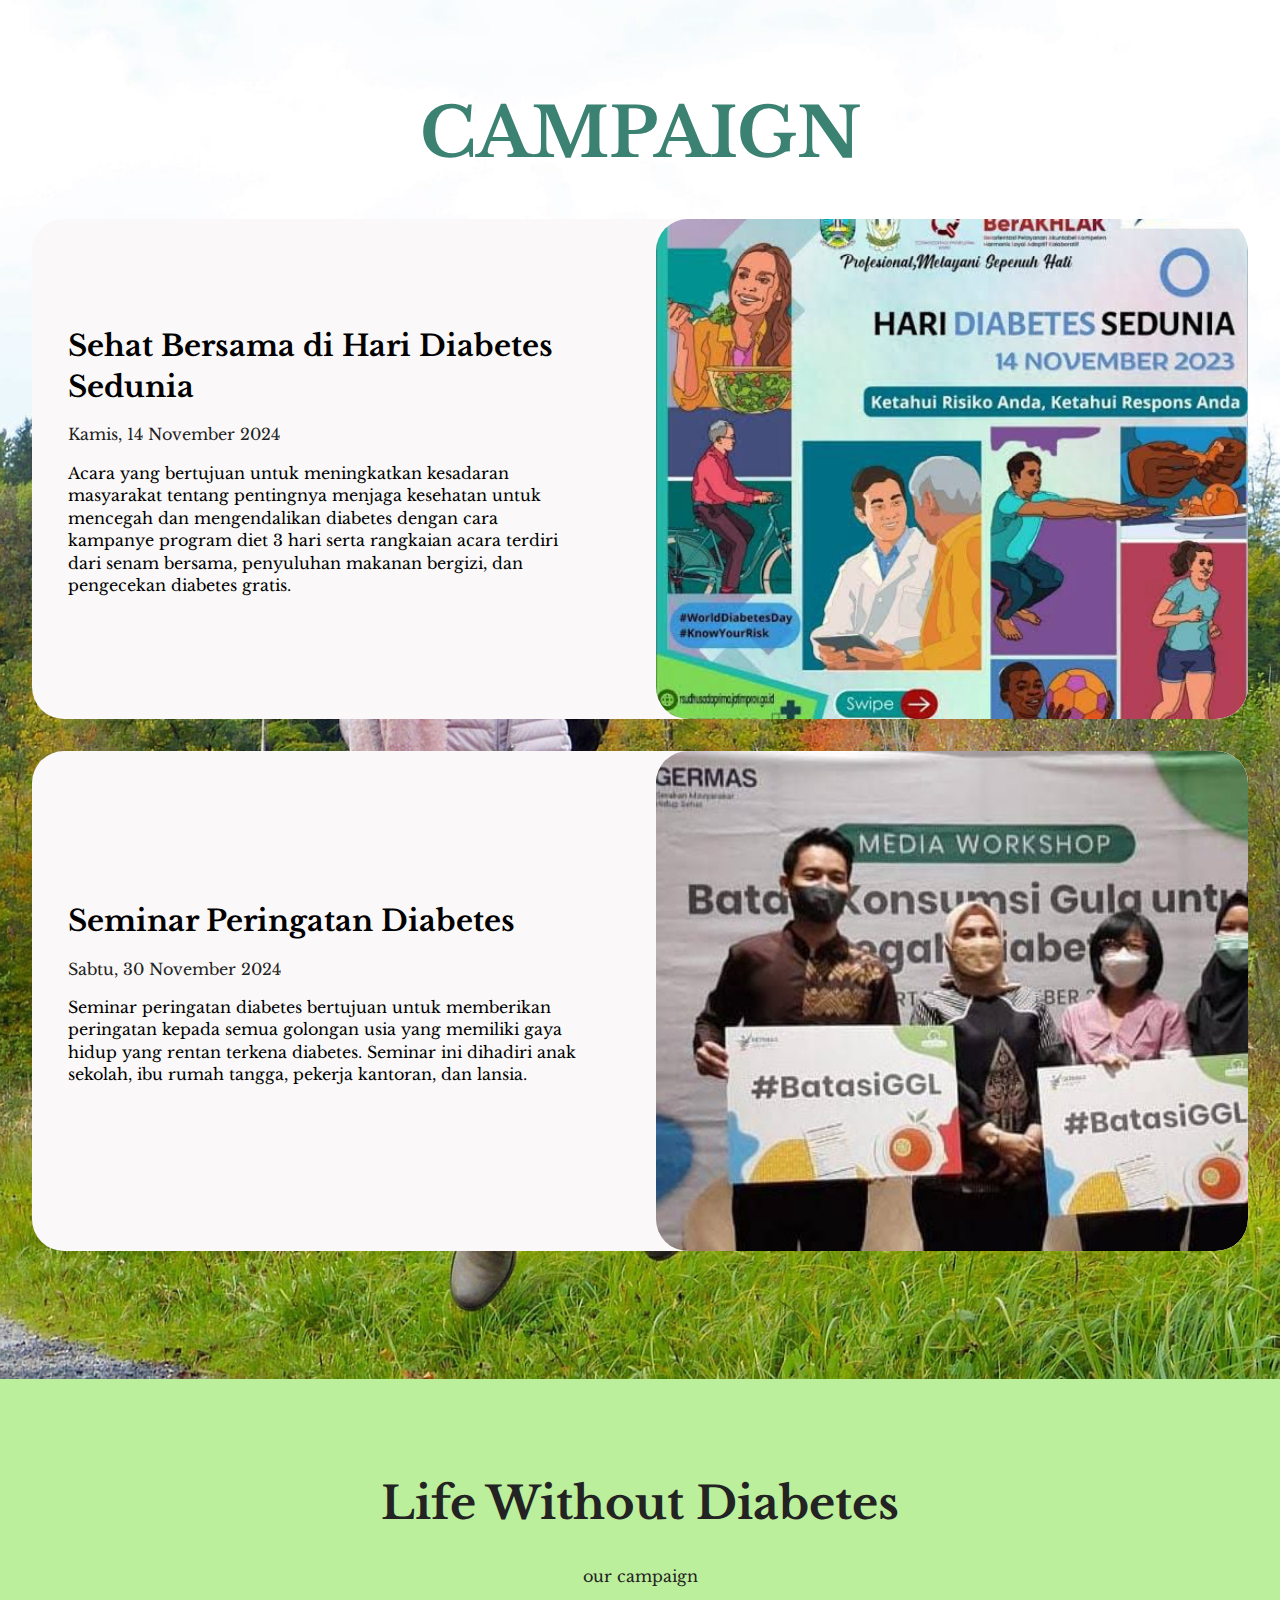
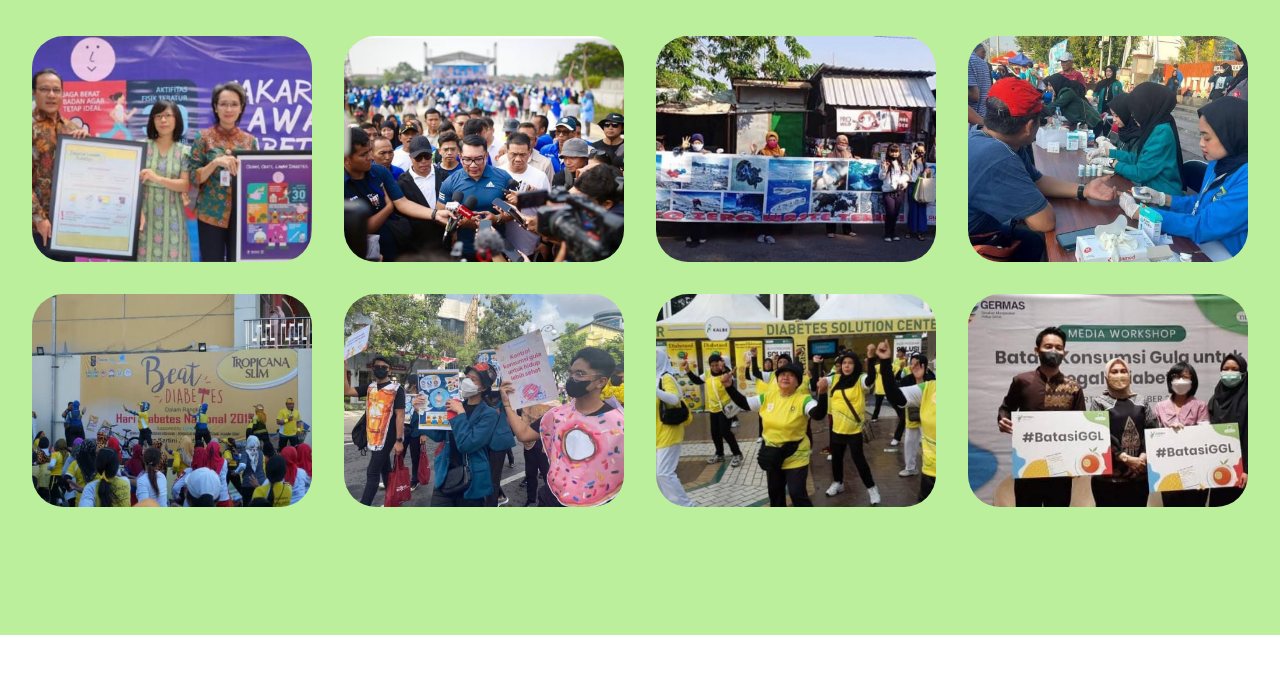
<file: page3.html>
<!DOCTYPE html>
<html  >
<head>
  <!-- Site made with Mobirise Website Builder v5.9.18, https://mobirise.com -->
  <meta charset="UTF-8">
  <meta http-equiv="X-UA-Compatible" content="IE=edge">
  <meta name="generator" content="Mobirise v5.9.18, mobirise.com">
  <meta name="viewport" content="width=device-width, initial-scale=1, minimum-scale=1">
  <link rel="shortcut icon" href="assets/images/whatsapp-image-2024-10-28-at-09.09.23-9a71d02f-93x165.jpeg" type="image/x-icon">
  <meta name="description" content="">
  
  
  <title>Page 3</title>
  <link rel="stylesheet" href="assets/web/assets/mobirise-icons2/mobirise2.css">
  <link rel="stylesheet" href="assets/bootstrap/css/bootstrap.min.css">
  <link rel="stylesheet" href="assets/bootstrap/css/bootstrap-grid.min.css">
  <link rel="stylesheet" href="assets/bootstrap/css/bootstrap-reboot.min.css">
  <link rel="stylesheet" href="assets/animatecss/animate.css">
  <link rel="stylesheet" href="assets/theme/css/style.css">
  <link rel="preload" href="https://fonts.googleapis.com/css?family=Libre+Baskerville:400,400i,700&display=swap" as="style" onload="this.onload=null;this.rel='stylesheet'">
  <noscript><link rel="stylesheet" href="https://fonts.googleapis.com/css?family=Libre+Baskerville:400,400i,700&display=swap"></noscript>
  <link rel="preload" as="style" href="assets/mobirise/css/mbr-additional.css?v=No4psX"><link rel="stylesheet" href="assets/mobirise/css/mbr-additional.css?v=No4psX" type="text/css">

  
  
  
</head>
<body>
  
  <section data-bs-version="5.1" class="news06 cid-usu3v6uNxX" id="news06-24">
  

  
  

  <div class="container">
    <div class="row justify-content-center">
      <div class="col-12 mb-5 content-head">
        <h3 class="mbr-fonts-style align-center mb-0 mbr-section-maintitle display-1">
          <strong>CAMPAIGN</strong></h3>
        
      </div>
    </div>
    <div class="row justify-content-center align-items-center item features-image mb-4 active">
      <div class="col-12 ">
        <div class="item-wrapper">
          <div class="row">
            <div class="col-12 col-md-12 col-lg-6 image-wrapper">
              <img class="w-100" src="assets/images/whatsapp-image-2024-10-28-at-15.10.11-6d2e0201-542x566.jpg" alt="Mobirise Website Builder" data-slide-to="0" data-bs-slide-to="0">
            </div>
            <div class="col-12 col-lg col-md-12">
              <div class="text-wrapper align-left">
                <h5 class="mbr-section-title mbr-fonts-style mb-3 display-5"><strong>Sehat Bersama di Hari Diabetes Sedunia</strong></h5>
                <p class="price mbr-fonts-style mb-3 display-7">Kamis, 14 November 2024</p>
                <p class="mbr-text mbr-fonts-style mb-3 display-7">Acara yang bertujuan untuk&nbsp;meningkatkan kesadaran masyarakat tentang pentingnya menjaga kesehatan untuk mencegah dan mengendalikan diabetes dengan cara kampanye program diet 3 hari serta rangkaian acara terdiri dari senam bersama, penyuluhan makanan bergizi, dan pengecekan diabetes gratis.</p>
                
              </div>
            </div>
          </div>
        </div>
      </div>
    </div><div class="row justify-content-center align-items-center item features-image mb-4 active">
      <div class="col-12 ">
        <div class="item-wrapper">
          <div class="row">
            <div class="col-12 col-md-12 col-lg-6 image-wrapper">
              <img class="w-100" src="assets/images/whatsapp-image-2024-10-31-at-12.20.16-08223b21-654x375.jpg" alt="Mobirise Website Builder" data-slide-to="1" data-bs-slide-to="1">
            </div>
            <div class="col-12 col-lg col-md-12">
              <div class="text-wrapper align-left">
                <h5 class="mbr-section-title mbr-fonts-style mb-3 display-5"><strong>Seminar Peringatan Diabetes</strong></h5>
                <p class="price mbr-fonts-style mb-3 display-7">Sabtu, 30 November 2024</p>
                <p class="mbr-text mbr-fonts-style mb-3 display-7">Seminar peringatan diabetes bertujuan untuk memberikan peringatan kepada semua golongan usia yang memiliki gaya hidup yang rentan terkena diabetes. Seminar ini dihadiri anak sekolah, ibu rumah tangga, pekerja kantoran, dan lansia.</p>
                
              </div>
            </div>
          </div>
        </div>
      </div>
    </div>
    
  </div>
</section>

<section data-bs-version="5.1" class="gallery1 mbr-gallery cid-usu3Y58BaN" id="gallery01-25">
    

    
    

    <div class="container-fluid">
        <div class="row justify-content-center">
            <div class="col-12 content-head">
                <div class="mb-5">
                    <h3 class="mbr-section-title mbr-fonts-style align-center m-0 display-2"><strong>Life Without Diabetes</strong></h3>
                    <h4 class="mbr-section-subtitle mbr-fonts-style align-center mb-0 mt-4 display-7">our campaign</h4>
                </div>
            </div>
        </div>
        
        <div class="row mbr-gallery">
            <div class="col-12 col-md-6 col-lg-3 item gallery-image">
                <div class="item-wrapper mb-3" data-toggle="modal" data-bs-toggle="modal" data-target="#usQqx5criZ-modal" data-bs-target="#usQqx5criZ-modal">
                    <img class="w-100" src="assets/images/whatsapp-image-2024-10-28-at-15.10.11-0ad6705f-518x304.jpg" alt="Mobirise Website Builder" data-slide-to="0" data-bs-slide-to="0" data-target="#lb-usQqx5criZ" data-bs-target="#lb-usQqx5criZ">
                    <div class="icon-wrapper">
                        <span class="mobi-mbri mobi-mbri-search mbr-iconfont mbr-iconfont-btn"></span>
                    </div>
                </div>
                
            </div>
            <div class="col-12 col-md-6 col-lg-3 item gallery-image">
                <div class="item-wrapper mb-3" data-toggle="modal" data-bs-toggle="modal" data-target="#usQqx5criZ-modal" data-bs-target="#usQqx5criZ-modal">
                    <img class="w-100" src="assets/images/whatsapp-image-2024-10-28-at-15.10.12-0527e56f-518x345.jpg" alt="Mobirise Website Builder" data-slide-to="1" data-bs-slide-to="1" data-target="#lb-usQqx5criZ" data-bs-target="#lb-usQqx5criZ">
                    <div class="icon-wrapper">
                        <span class="mobi-mbri mobi-mbri-search mbr-iconfont mbr-iconfont-btn"></span>
                    </div>
                </div>
                
            </div>
            <div class="col-12 col-md-6 col-lg-3 item gallery-image">
                <div class="item-wrapper mb-3" data-toggle="modal" data-bs-toggle="modal" data-target="#usQqx5criZ-modal" data-bs-target="#usQqx5criZ-modal">
                    <img class="w-100" src="assets/images/whatsapp-image-2024-10-28-at-15.10.12-31564b07-518x288.jpg" alt="Mobirise Website Builder" data-slide-to="2" data-bs-slide-to="2" data-target="#lb-usQqx5criZ" data-bs-target="#lb-usQqx5criZ">
                    <div class="icon-wrapper">
                        <span class="mobi-mbri mobi-mbri-search mbr-iconfont mbr-iconfont-btn"></span>
                    </div>
                </div>
                
            </div>
            <div class="col-12 col-md-6 col-lg-3 item gallery-image">
                <div class="item-wrapper mb-3" data-toggle="modal" data-bs-toggle="modal" data-target="#usQqx5criZ-modal" data-bs-target="#usQqx5criZ-modal">
                    <img class="w-100" src="assets/images/whatsapp-image-2024-10-31-at-12.11.07-de9d5cff-518x389.jpg" alt="Mobirise Website Builder" data-slide-to="3" data-bs-slide-to="3" data-target="#lb-usQqx5criZ" data-bs-target="#lb-usQqx5criZ">
                    <div class="icon-wrapper">
                        <span class="mobi-mbri mobi-mbri-search mbr-iconfont mbr-iconfont-btn"></span>
                    </div>
                </div>
                
            </div>
            <div class="col-12 col-md-6 col-lg-3 item gallery-image">
                <div class="item-wrapper mb-3" data-toggle="modal" data-bs-toggle="modal" data-target="#usQqx5criZ-modal" data-bs-target="#usQqx5criZ-modal">
                    <img class="w-100" src="assets/images/whatsapp-image-2024-10-31-at-12.11.07-27668953-518x345.jpg" alt="Mobirise Website Builder" data-slide-to="4" data-bs-slide-to="4" data-target="#lb-usQqx5criZ" data-bs-target="#lb-usQqx5criZ">
                    <div class="icon-wrapper">
                        <span class="mobi-mbri mobi-mbri-search mbr-iconfont mbr-iconfont-btn"></span>
                    </div>
                </div>
                
            </div>
            <div class="col-12 col-md-6 col-lg-3 item gallery-image">
                <div class="item-wrapper mb-3" data-toggle="modal" data-bs-toggle="modal" data-target="#usQqx5criZ-modal" data-bs-target="#usQqx5criZ-modal">
                    <img class="w-100" src="assets/images/whatsapp-image-2024-10-31-at-12.11.08-731cbd04-518x364.jpg" alt="Mobirise Website Builder" data-slide-to="5" data-bs-slide-to="5" data-target="#lb-usQqx5criZ" data-bs-target="#lb-usQqx5criZ">
                    <div class="icon-wrapper">
                        <span class="mobi-mbri mobi-mbri-search mbr-iconfont mbr-iconfont-btn"></span>
                    </div>
                </div>
                
            </div>
            <div class="col-12 col-md-6 col-lg-3 item gallery-image">
                <div class="item-wrapper mb-3" data-toggle="modal" data-bs-toggle="modal" data-target="#usQqx5criZ-modal" data-bs-target="#usQqx5criZ-modal">
                    <img class="w-100" src="assets/images/whatsapp-image-2024-10-31-at-12.20.18-9851d13b-518x292.jpg" alt="Mobirise Website Builder" data-slide-to="6" data-bs-slide-to="6" data-target="#lb-usQqx5criZ" data-bs-target="#lb-usQqx5criZ">
                    <div class="icon-wrapper">
                        <span class="mobi-mbri mobi-mbri-search mbr-iconfont mbr-iconfont-btn"></span>
                    </div>
                </div>
                
            </div>
            <div class="col-12 col-md-6 col-lg-3 item gallery-image">
                <div class="item-wrapper mb-3" data-toggle="modal" data-bs-toggle="modal" data-target="#usQqx5criZ-modal" data-bs-target="#usQqx5criZ-modal">
                    <img class="w-100" src="assets/images/whatsapp-image-2024-10-31-at-12.20.16-08223b21-518x297.jpg" alt="Mobirise Website Builder" data-slide-to="7" data-bs-slide-to="7" data-target="#lb-usQqx5criZ" data-bs-target="#lb-usQqx5criZ">
                    <div class="icon-wrapper">
                        <span class="mobi-mbri mobi-mbri-search mbr-iconfont mbr-iconfont-btn"></span>
                    </div>
                </div>
                
            </div>
        </div>

        <div class="modal mbr-slider" tabindex="-1" role="dialog" aria-hidden="true" id="usQqx5criZ-modal">
            <div class="modal-dialog" role="document">
                <div class="modal-content">
                    <div class="modal-body">
                        <div class="carousel slide" data-pause="false" data-bs-pause="false" id="lb-usQqx5criZ" data-interval="5000" data-bs-interval="5000">
                            <div class="carousel-inner">
                                <div class="carousel-item active">
                                    <img class="d-block w-100" src="assets/images/whatsapp-image-2024-10-28-at-15.10.11-0ad6705f-518x304.jpg" alt="Mobirise Website Builder">
                                </div>
                                <div class="carousel-item">
                                    <img class="d-block w-100" src="assets/images/whatsapp-image-2024-10-28-at-15.10.12-0527e56f-518x345.jpg" alt="Mobirise Website Builder">
                                </div>
                                <div class="carousel-item">
                                    <img class="d-block w-100" src="assets/images/whatsapp-image-2024-10-28-at-15.10.12-31564b07-518x288.jpg" alt="Mobirise Website Builder">
                                </div>
                                <div class="carousel-item">
                                    <img class="d-block w-100" src="assets/images/whatsapp-image-2024-10-31-at-12.11.07-de9d5cff-518x389.jpg" alt="Mobirise Website Builder">
                                </div>
                                <div class="carousel-item">
                                    <img class="d-block w-100" src="assets/images/whatsapp-image-2024-10-31-at-12.11.07-27668953-518x345.jpg" alt="Mobirise Website Builder">
                                </div>
                                <div class="carousel-item">
                                    <img class="d-block w-100" src="assets/images/whatsapp-image-2024-10-31-at-12.11.08-731cbd04-518x364.jpg" alt="Mobirise Website Builder">
                                </div>
                                <div class="carousel-item">
                                    <img class="d-block w-100" src="assets/images/whatsapp-image-2024-10-31-at-12.20.18-9851d13b-518x292.jpg" alt="Mobirise Website Builder">
                                </div>
                                <div class="carousel-item">
                                    <img class="d-block w-100" src="assets/images/whatsapp-image-2024-10-31-at-12.20.16-08223b21-518x297.jpg" alt="Mobirise Website Builder">
                                </div>
                            </div>
                            <ol class="carousel-indicators">
                                <li data-slide-to="0" data-bs-slide-to="0" class="active" data-target="#lb-usQqx5criZ" data-bs-target="#lb-usQqx5criZ"></li>
                                <li data-slide-to="1" data-bs-slide-to="1" data-target="#lb-usQqx5criZ" data-bs-target="#lb-usQqx5criZ"></li>
                                <li data-slide-to="2" data-bs-slide-to="2" data-target="#lb-usQqx5criZ" data-bs-target="#lb-usQqx5criZ"></li>
                                <li data-slide-to="3" data-bs-slide-to="3" data-target="#lb-usQqx5criZ" data-bs-target="#lb-usQqx5criZ"></li>
                                <li data-slide-to="4" data-bs-slide-to="4" data-target="#lb-usQqx5criZ" data-bs-target="#lb-usQqx5criZ"></li>
                                <li data-slide-to="5" data-bs-slide-to="5" data-target="#lb-usQqx5criZ" data-bs-target="#lb-usQqx5criZ"></li>
                                <li data-slide-to="6" data-bs-slide-to="6" data-target="#lb-usQqx5criZ" data-bs-target="#lb-usQqx5criZ"></li>
                                <li data-slide-to="7" data-bs-slide-to="7" data-target="#lb-usQqx5criZ" data-bs-target="#lb-usQqx5criZ"></li>
                            </ol>
                            <a role="button" href="" class="close" data-dismiss="modal" data-bs-dismiss="modal" aria-label="Close">
                            </a>
                            <a class="carousel-control-prev carousel-control" role="button" data-slide="prev" data-bs-slide="prev" href="#lb-usQqx5criZ">
                                <span class="mobi-mbri mobi-mbri-arrow-prev" aria-hidden="true"></span>
                                <span class="sr-only visually-hidden">Previous</span>
                            </a>
                            <a class="carousel-control-next carousel-control" role="button" data-slide="next" data-bs-slide="next" href="#lb-usQqx5criZ">
                                <span class="mobi-mbri mobi-mbri-arrow-next" aria-hidden="true"></span>
                                <span class="sr-only visually-hidden">Next</span>
                            </a>
                        </div>
                    </div>
                </div>
            </div>
        </div>
    </div>
</section><section class="display-7" style="padding: 0;align-items: center;justify-content: center;flex-wrap: wrap;    align-content: center;display: flex;position: relative;height: 4rem;"><a href="https://mobiri.se/3491211" style="flex: 1 1;height: 4rem;position: absolute;width: 100%;z-index: 1;"><img alt="" style="height: 4rem;" src="[data-uri]"></a><p style="margin: 0;text-align: center;" class="display-7">&#8204;</p><a style="z-index:1" href="https://mobirise.com/drag-drop-website-builder.html">Drag & Drop Website Builder</a></section><script src="assets/bootstrap/js/bootstrap.bundle.min.js"></script>  <script src="assets/smoothscroll/smooth-scroll.js"></script>  <script src="assets/ytplayer/index.js"></script>  <script src="assets/theme/js/script.js"></script>  
  
  
  <input name="animation" type="hidden">
  </body>
</html>
</file>
<file: assets/web/assets/mobirise-icons2/mobirise2.css>
@font-face {
  font-family: 'Moririse2';
  font-display: swap;
  src:  url('mobirise2.eot?f2bix4');
  src:  url('mobirise2.eot?f2bix4#iefix') format('embedded-opentype'),
    url('mobirise2.ttf?f2bix4') format('truetype'),
    url('mobirise2.woff?f2bix4') format('woff'),
    url('mobirise2.svg?f2bix4#mobirise2') format('svg');
  font-weight: normal;
  font-style: normal;
}

[class^="mobi-"], [class*=" mobi-"] {
  /* use !important to prevent issues with browser extensions that change fonts */
  font-family: 'Moririse2' !important;
  speak: none;
  font-style: normal;
  font-weight: normal;
  font-variant: normal;
  text-transform: none;
  line-height: 1;

  /* Better Font Rendering =========== */
  -webkit-font-smoothing: antialiased;
  -moz-osx-font-smoothing: grayscale;
}

.mobi-mbri-add-submenu:before {
  content: "\e900";
}
.mobi-mbri-alert:before {
  content: "\e901";
}
.mobi-mbri-align-center:before {
  content: "\e902";
}
.mobi-mbri-align-justify:before {
  content: "\e903";
}
.mobi-mbri-align-left:before {
  content: "\e904";
}
.mobi-mbri-align-right:before {
  content: "\e905";
}
.mobi-mbri-android:before {
  content: "\e906";
}
.mobi-mbri-apple:before {
  content: "\e907";
}
.mobi-mbri-arrow-down:before {
  content: "\e908";
}
.mobi-mbri-arrow-next:before {
  content: "\e909";
}
.mobi-mbri-arrow-prev:before {
  content: "\e90a";
}
.mobi-mbri-arrow-up:before {
  content: "\e90b";
}
.mobi-mbri-bold:before {
  content: "\e90c";
}
.mobi-mbri-bookmark:before {
  content: "\e90d";
}
.mobi-mbri-bootstrap:before {
  content: "\e90e";
}
.mobi-mbri-briefcase:before {
  content: "\e90f";
}
.mobi-mbri-browse:before {
  content: "\e910";
}
.mobi-mbri-bulleted-list:before {
  content: "\e911";
}
.mobi-mbri-calendar:before {
  content: "\e912";
}
.mobi-mbri-camera:before {
  content: "\e913";
}
.mobi-mbri-cart-add:before {
  content: "\e914";
}
.mobi-mbri-cart-full:before {
  content: "\e915";
}
.mobi-mbri-cash:before {
  content: "\e916";
}
.mobi-mbri-change-style:before {
  content: "\e917";
}
.mobi-mbri-chat:before {
  content: "\e918";
}
.mobi-mbri-clock:before {
  content: "\e919";
}
.mobi-mbri-close:before {
  content: "\e91a";
}
.mobi-mbri-cloud:before {
  content: "\e91b";
}
.mobi-mbri-code:before {
  content: "\e91c";
}
.mobi-mbri-contact-form:before {
  content: "\e91d";
}
.mobi-mbri-credit-card:before {
  content: "\e91e";
}
.mobi-mbri-cursor-click:before {
  content: "\e91f";
}
.mobi-mbri-cust-feedback:before {
  content: "\e920";
}
.mobi-mbri-database:before {
  content: "\e921";
}
.mobi-mbri-delivery:before {
  content: "\e922";
}
.mobi-mbri-desktop:before {
  content: "\e923";
}
.mobi-mbri-devices:before {
  content: "\e924";
}
.mobi-mbri-down:before {
  content: "\e925";
}
.mobi-mbri-download-2:before {
  content: "\e926";
}
.mobi-mbri-download:before {
  content: "\e927";
}
.mobi-mbri-drag-n-drop-2:before {
  content: "\e928";
}
.mobi-mbri-drag-n-drop:before {
  content: "\e929";
}
.mobi-mbri-edit-2:before {
  content: "\e92a";
}
.mobi-mbri-edit:before {
  content: "\e92b";
}
.mobi-mbri-error:before {
  content: "\e92c";
}
.mobi-mbri-extension:before {
  content: "\e92d";
}
.mobi-mbri-features:before {
  content: "\e92e";
}
.mobi-mbri-file:before {
  content: "\e92f";
}
.mobi-mbri-flag:before {
  content: "\e930";
}
.mobi-mbri-folder:before {
  content: "\e931";
}
.mobi-mbri-gift:before {
  content: "\e932";
}
.mobi-mbri-github:before {
  content: "\e933";
}
.mobi-mbri-globe-2:before {
  content: "\e934";
}
.mobi-mbri-globe:before {
  content: "\e935";
}
.mobi-mbri-growing-chart:before {
  content: "\e936";
}
.mobi-mbri-hearth:before {
  content: "\e937";
}
.mobi-mbri-help:before {
  content: "\e938";
}
.mobi-mbri-home:before {
  content: "\e939";
}
.mobi-mbri-hot-cup:before {
  content: "\e93a";
}
.mobi-mbri-idea:before {
  content: "\e93b";
}
.mobi-mbri-image-gallery:before {
  content: "\e93c";
}
.mobi-mbri-image-slider:before {
  content: "\e93d";
}
.mobi-mbri-info:before {
  content: "\e93e";
}
.mobi-mbri-italic:before {
  content: "\e93f";
}
.mobi-mbri-key:before {
  content: "\e940";
}
.mobi-mbri-laptop:before {
  content: "\e941";
}
.mobi-mbri-layers:before {
  content: "\e942";
}
.mobi-mbri-left-right:before {
  content: "\e943";
}
.mobi-mbri-left:before {
  content: "\e944";
}
.mobi-mbri-letter:before {
  content: "\e945";
}
.mobi-mbri-like:before {
  content: "\e946";
}
.mobi-mbri-link:before {
  content: "\e947";
}
.mobi-mbri-lock:before {
  content: "\e948";
}
.mobi-mbri-login:before {
  content: "\e949";
}
.mobi-mbri-logout:before {
  content: "\e94a";
}
.mobi-mbri-magic-stick:before {
  content: "\e94b";
}
.mobi-mbri-map-pin:before {
  content: "\e94c";
}
.mobi-mbri-menu:before {
  content: "\e94d";
}
.mobi-mbri-mobile-2:before {
  content: "\e94e";
}
.mobi-mbri-mobile-horizontal:before {
  content: "\e94f";
}
.mobi-mbri-mobile:before {
  content: "\e950";
}
.mobi-mbri-mobirise:before {
  content: "\e951";
}
.mobi-mbri-more-horizontal:before {
  content: "\e952";
}
.mobi-mbri-more-vertical:before {
  content: "\e953";
}
.mobi-mbri-music:before {
  content: "\e954";
}
.mobi-mbri-new-file:before {
  content: "\e955";
}
.mobi-mbri-numbered-list:before {
  content: "\e956";
}
.mobi-mbri-opened-folder:before {
  content: "\e957";
}
.mobi-mbri-pages:before {
  content: "\e958";
}
.mobi-mbri-paper-plane:before {
  content: "\e959";
}
.mobi-mbri-paperclip:before {
  content: "\e95a";
}
.mobi-mbri-phone:before {
  content: "\e95b";
}
.mobi-mbri-photo:before {
  content: "\e95c";
}
.mobi-mbri-photos:before {
  content: "\e95d";
}
.mobi-mbri-pin:before {
  content: "\e95e";
}
.mobi-mbri-play:before {
  content: "\e95f";
}
.mobi-mbri-plus:before {
  content: "\e960";
}
.mobi-mbri-preview:before {
  content: "\e961";
}
.mobi-mbri-print:before {
  content: "\e962";
}
.mobi-mbri-protect:before {
  content: "\e963";
}
.mobi-mbri-question:before {
  content: "\e964";
}
.mobi-mbri-quote-left:before {
  content: "\e965";
}
.mobi-mbri-quote-right:before {
  content: "\e966";
}
.mobi-mbri-redo:before {
  content: "\e967";
}
.mobi-mbri-refresh:before {
  content: "\e968";
}
.mobi-mbri-responsive-2:before {
  content: "\e969";
}
.mobi-mbri-responsive:before {
  content: "\e96a";
}
.mobi-mbri-right:before {
  content: "\e96b";
}
.mobi-mbri-rocket:before {
  content: "\e96c";
}
.mobi-mbri-sad-face:before {
  content: "\e96d";
}
.mobi-mbri-sale:before {
  content: "\e96e";
}
.mobi-mbri-save:before {
  content: "\e96f";
}
.mobi-mbri-search:before {
  content: "\e970";
}
.mobi-mbri-setting-2:before {
  content: "\e971";
}
.mobi-mbri-setting-3:before {
  content: "\e972";
}
.mobi-mbri-setting:before {
  content: "\e973";
}
.mobi-mbri-share:before {
  content: "\e974";
}
.mobi-mbri-shopping-bag:before {
  content: "\e975";
}
.mobi-mbri-shopping-basket:before {
  content: "\e976";
}
.mobi-mbri-shopping-cart:before {
  content: "\e977";
}
.mobi-mbri-sites:before {
  content: "\e978";
}
.mobi-mbri-smile-face:before {
  content: "\e979";
}
.mobi-mbri-speed:before {
  content: "\e97a";
}
.mobi-mbri-star:before {
  content: "\e97b";
}
.mobi-mbri-success:before {
  content: "\e97c";
}
.mobi-mbri-sun:before {
  content: "\e97d";
}
.mobi-mbri-sun2:before {
  content: "\e97e";
}
.mobi-mbri-tablet-vertical:before {
  content: "\e97f";
}
.mobi-mbri-tablet:before {
  content: "\e980";
}
.mobi-mbri-target:before {
  content: "\e981";
}
.mobi-mbri-timer:before {
  content: "\e982";
}
.mobi-mbri-to-ftp:before {
  content: "\e983";
}
.mobi-mbri-to-local-drive:before {
  content: "\e984";
}
.mobi-mbri-touch-swipe:before {
  content: "\e985";
}
.mobi-mbri-touch:before {
  content: "\e986";
}
.mobi-mbri-trash:before {
  content: "\e987";
}
.mobi-mbri-underline:before {
  content: "\e988";
}
.mobi-mbri-undo:before {
  content: "\e989";
}
.mobi-mbri-unlink:before {
  content: "\e98a";
}
.mobi-mbri-unlock:before {
  content: "\e98b";
}
.mobi-mbri-up-down:before {
  content: "\e98c";
}
.mobi-mbri-up:before {
  content: "\e98d";
}
.mobi-mbri-update:before {
  content: "\e98e";
}
.mobi-mbri-upload-2:before {
  content: "\e98f";
}
.mobi-mbri-upload:before {
  content: "\e990";
}
.mobi-mbri-user-2:before {
  content: "\e991";
}
.mobi-mbri-user:before {
  content: "\e992";
}
.mobi-mbri-users:before {
  content: "\e993";
}
.mobi-mbri-video-play:before {
  content: "\e994";
}
.mobi-mbri-video:before {
  content: "\e995";
}
.mobi-mbri-watch:before {
  content: "\e996";
}
.mobi-mbri-website-theme-2:before {
  content: "\e997";
}
.mobi-mbri-website-theme:before {
  content: "\e998";
}
.mobi-mbri-wifi:before {
  content: "\e999";
}
.mobi-mbri-windows:before {
  content: "\e99a";
}
.mobi-mbri-zoom-in:before {
  content: "\e99b";
}
.mobi-mbri-zoom-out:before {
  content: "\e99c";
}
</file>
<file: assets/parallax/jarallax.css>
.jarallax {
    position: relative;
    z-index: 0;
}
.jarallax > .jarallax-img {
    position: absolute;
    object-fit: cover;
    /* support for plugin https://github.com/bfred-it/object-fit-images */
    font-family: 'object-fit: cover;';
    top: 0;
    left: 0;
    width: 100%;
    height: 100%;
    z-index: -1;
}
</file>
<file: assets/dropdown/css/style.css>
.navbar-dropdown {
  left: 0;
  padding: 0;
  position: absolute;
  right: 0;
  top: 0;
  transition: all 0.45s ease;
  z-index: 1030;
  background: #282828; }
  .navbar-dropdown .navbar-logo {
    margin-right: 0.8rem;
    transition: margin 0.3s ease-in-out;
    vertical-align: middle; }
    .navbar-dropdown .navbar-logo img {
      height: 3.125rem;
      transition: all 0.3s ease-in-out; }
    .navbar-dropdown .navbar-logo.mbr-iconfont {
      font-size: 3.125rem;
      line-height: 3.125rem; }
  .navbar-dropdown .navbar-caption {
    font-weight: 700;
    white-space: normal;
    vertical-align: -4px;
    line-height: 3.125rem !important; }
    .navbar-dropdown .navbar-caption, .navbar-dropdown .navbar-caption:hover {
      color: inherit;
      text-decoration: none; }
  .navbar-dropdown .mbr-iconfont + .navbar-caption {
    vertical-align: -1px; }
  .navbar-dropdown.navbar-fixed-top {
    position: fixed; }
  .navbar-dropdown .navbar-brand span {
    vertical-align: -4px; }
  .navbar-dropdown.bg-color.transparent {
    background: none; }
  .navbar-dropdown.navbar-short .navbar-brand {
    padding: 0.625rem 0; }
    .navbar-dropdown.navbar-short .navbar-brand span {
      vertical-align: -1px; }
  .navbar-dropdown.navbar-short .navbar-caption {
    line-height: 2.375rem !important;
    vertical-align: -2px; }
  .navbar-dropdown.navbar-short .navbar-logo {
    margin-right: 0.5rem; }
    .navbar-dropdown.navbar-short .navbar-logo img {
      height: 2.375rem; }
    .navbar-dropdown.navbar-short .navbar-logo.mbr-iconfont {
      font-size: 2.375rem;
      line-height: 2.375rem; }
  .navbar-dropdown.navbar-short .mbr-table-cell {
    height: 3.625rem; }
  .navbar-dropdown .navbar-close {
    left: 0.6875rem;
    position: fixed;
    top: 0.75rem;
    z-index: 1000; }
  .navbar-dropdown .hamburger-icon {
    content: "";
    display: inline-block;
    vertical-align: middle;
    width: 16px;
    -webkit-box-shadow: 0 -6px 0 1px #282828,0 0 0 1px #282828,0 6px 0 1px #282828;
    -moz-box-shadow: 0 -6px 0 1px #282828,0 0 0 1px #282828,0 6px 0 1px #282828;
    box-shadow: 0 -6px 0 1px #282828,0 0 0 1px #282828,0 6px 0 1px #282828; }

.dropdown-menu .dropdown-toggle[data-toggle="dropdown-submenu"]::after {
  border-bottom: 0.35em solid transparent;
  border-left: 0.35em solid;
  border-right: 0;
  border-top: 0.35em solid transparent;
  margin-left: 0.3rem; }

.dropdown-menu .dropdown-item:focus {
  outline: 0; }

.nav-dropdown {
  font-size: 0.75rem;
  font-weight: 500;
  height: auto !important; }
  .nav-dropdown .nav-btn {
    padding-left: 1rem; }
  .nav-dropdown .link {
    margin: .667em 1.667em;
    font-weight: 500;
    padding: 0;
    transition: color .2s ease-in-out; }
    .nav-dropdown .link.dropdown-toggle {
      margin-right: 2.583em; }
      .nav-dropdown .link.dropdown-toggle::after {
        margin-left: .25rem;
        border-top: 0.35em solid;
        border-right: 0.35em solid transparent;
        border-left: 0.35em solid transparent;
        border-bottom: 0; }
      .nav-dropdown .link.dropdown-toggle[aria-expanded="true"] {
        margin: 0;
        padding: 0.667em 3.263em  0.667em 1.667em; }
  .nav-dropdown .link::after,
  .nav-dropdown .dropdown-item::after {
    color: inherit; }
  .nav-dropdown .btn {
    font-size: 0.75rem;
    font-weight: 700;
    letter-spacing: 0;
    margin-bottom: 0;
    padding-left: 1.25rem;
    padding-right: 1.25rem; }
  .nav-dropdown .dropdown-menu {
    border-radius: 0;
    border: 0;
    left: 0;
    margin: 0;
    padding-bottom: 1.25rem;
    padding-top: 1.25rem;
    position: relative; }
  .nav-dropdown .dropdown-submenu {
    margin-left: 0.125rem;
    top: 0; }
  .nav-dropdown .dropdown-item {
    font-weight: 500;
    line-height: 2;
    padding: 0.3846em 4.615em 0.3846em 1.5385em;
    position: relative;
    transition: color .2s ease-in-out, background-color .2s ease-in-out; }
    .nav-dropdown .dropdown-item::after {
      margin-top: -0.3077em;
      position: absolute;
      right: 1.1538em;
      top: 50%; }
    .nav-dropdown .dropdown-item:focus, .nav-dropdown .dropdown-item:hover {
      background: none; }

@media (max-width: 767px) {
  .nav-dropdown.navbar-toggleable-sm {
    bottom: 0;
    display: none;
    left: 0;
    overflow-x: hidden;
    position: fixed;
    top: 0;
    transform: translateX(-100%);
    -ms-transform: translateX(-100%);
    -webkit-transform: translateX(-100%);
    width: 18.75rem;
    z-index: 999; } }
.nav-dropdown.navbar-toggleable-xl {
  bottom: 0;
  display: none;
  left: 0;
  overflow-x: hidden;
  position: fixed;
  top: 0;
  transform: translateX(-100%);
  -ms-transform: translateX(-100%);
  -webkit-transform: translateX(-100%);
  width: 18.75rem;
  z-index: 999; }

.nav-dropdown-sm {
  display: block !important;
  overflow-x: hidden;
  overflow: auto;
  padding-top: 3.875rem; }
  .nav-dropdown-sm::after {
    content: "";
    display: block;
    height: 3rem;
    width: 100%; }
  .nav-dropdown-sm.collapse.in ~ .navbar-close {
    display: block !important; }
  .nav-dropdown-sm.collapsing, .nav-dropdown-sm.collapse.in {
    transform: translateX(0);
    -ms-transform: translateX(0);
    -webkit-transform: translateX(0);
    transition: all 0.25s ease-out;
    -webkit-transition: all 0.25s ease-out;
    background: #282828; }
  .nav-dropdown-sm.collapsing[aria-expanded="false"] {
    transform: translateX(-100%);
    -ms-transform: translateX(-100%);
    -webkit-transform: translateX(-100%); }
  .nav-dropdown-sm .nav-item {
    display: block;
    margin-left: 0 !important;
    padding-left: 0; }
  .nav-dropdown-sm .link,
  .nav-dropdown-sm .dropdown-item {
    border-top: 1px dotted rgba(255, 255, 255, 0.1);
    font-size: 0.8125rem;
    line-height: 1.6;
    margin: 0 !important;
    padding: 0.875rem 2.4rem 0.875rem 1.5625rem !important;
    position: relative;
    white-space: normal; }
    .nav-dropdown-sm .link:focus, .nav-dropdown-sm .link:hover,
    .nav-dropdown-sm .dropdown-item:focus,
    .nav-dropdown-sm .dropdown-item:hover {
      background: rgba(0, 0, 0, 0.2) !important;
      color: #c0a375; }
  .nav-dropdown-sm .nav-btn {
    position: relative;
    padding: 1.5625rem 1.5625rem 0 1.5625rem; }
    .nav-dropdown-sm .nav-btn::before {
      border-top: 1px dotted rgba(255, 255, 255, 0.1);
      content: "";
      left: 0;
      position: absolute;
      top: 0;
      width: 100%; }
    .nav-dropdown-sm .nav-btn + .nav-btn {
      padding-top: 0.625rem; }
      .nav-dropdown-sm .nav-btn + .nav-btn::before {
        display: none; }
  .nav-dropdown-sm .btn {
    padding: 0.625rem 0; }
  .nav-dropdown-sm .dropdown-toggle[data-toggle="dropdown-submenu"]::after {
    margin-left: .25rem;
    border-top: 0.35em solid;
    border-right: 0.35em solid transparent;
    border-left: 0.35em solid transparent;
    border-bottom: 0; }
  .nav-dropdown-sm .dropdown-toggle[data-toggle="dropdown-submenu"][aria-expanded="true"]::after {
    border-top: 0;
    border-right: 0.35em solid transparent;
    border-left: 0.35em solid transparent;
    border-bottom: 0.35em solid; }
  .nav-dropdown-sm .dropdown-menu {
    margin: 0;
    padding: 0;
    position: relative;
    top: 0;
    left: 0;
    width: 100%;
    border: 0;
    float: none;
    border-radius: 0;
    background: none; }
  .nav-dropdown-sm .dropdown-submenu {
    left: 100%;
    margin-left: 0.125rem;
    margin-top: -1.25rem;
    top: 0; }

.navbar-toggleable-sm .nav-dropdown .dropdown-menu {
  position: absolute; }

.navbar-toggleable-sm .nav-dropdown .dropdown-submenu {
  left: 100%;
  margin-left: 0.125rem;
  margin-top: -1.25rem;
  top: 0; }

.navbar-toggleable-sm.opened .nav-dropdown .dropdown-menu {
  position: relative; }

.navbar-toggleable-sm.opened .nav-dropdown .dropdown-submenu {
  left: 0;
  margin-left: 00rem;
  margin-top: 0rem;
  top: 0; }

.is-builder .nav-dropdown.collapsing {
  transition: none !important; }
</file>
<file: assets/socicon/css/styles.css>
@charset "UTF-8";

@font-face {
  font-family: 'Socicon';
  src:  url('../fonts/socicon.eot');
  src:  url('../fonts/socicon.eot?#iefix') format('embedded-opentype'),
    url('../fonts/socicon.woff2') format('woff2'),
    url('../fonts/socicon.ttf') format('truetype'),
    url('../fonts/socicon.woff') format('woff'),
    url('../fonts/socicon.svg#socicon') format('svg');
  font-weight: normal;
  font-style: normal;
  font-display: swap;
}

[data-icon]:before {
  font-family: "socicon" !important;
  content: attr(data-icon);
  font-style: normal !important;
  font-weight: normal !important;
  font-variant: normal !important;
  text-transform: none !important;
  speak: none;
  line-height: 1;
  -webkit-font-smoothing: antialiased;
  -moz-osx-font-smoothing: grayscale;
}

[class^="socicon-"], [class*=" socicon-"] {
  /* use !important to prevent issues with browser extensions that change fonts */
  font-family: 'Socicon' !important;
  speak: none;
  font-style: normal;
  font-weight: normal;
  font-variant: normal;
  text-transform: none;
  line-height: 1;

  /* Better Font Rendering =========== */
  -webkit-font-smoothing: antialiased;
  -moz-osx-font-smoothing: grayscale;
}

.socicon-500px:before {
  content: "\e000";
}
.socicon-8tracks:before {
  content: "\e001";
}
.socicon-airbnb:before {
  content: "\e002";
}
.socicon-alliance:before {
  content: "\e003";
}
.socicon-amazon:before {
  content: "\e004";
}
.socicon-amplement:before {
  content: "\e005";
}
.socicon-android:before {
  content: "\e006";
}
.socicon-angellist:before {
  content: "\e007";
}
.socicon-apple:before {
  content: "\e008";
}
.socicon-appnet:before {
  content: "\e009";
}
.socicon-baidu:before {
  content: "\e00a";
}
.socicon-bandcamp:before {
  content: "\e00b";
}
.socicon-battlenet:before {
  content: "\e00c";
}
.socicon-mixer:before {
  content: "\e00d";
}
.socicon-bebee:before {
  content: "\e00e";
}
.socicon-bebo:before {
  content: "\e00f";
}
.socicon-behance:before {
  content: "\e010";
}
.socicon-blizzard:before {
  content: "\e011";
}
.socicon-blogger:before {
  content: "\e012";
}
.socicon-buffer:before {
  content: "\e013";
}
.socicon-chrome:before {
  content: "\e014";
}
.socicon-coderwall:before {
  content: "\e015";
}
.socicon-curse:before {
  content: "\e016";
}
.socicon-dailymotion:before {
  content: "\e017";
}
.socicon-deezer:before {
  content: "\e018";
}
.socicon-delicious:before {
  content: "\e019";
}
.socicon-deviantart:before {
  content: "\e01a";
}
.socicon-diablo:before {
  content: "\e01b";
}
.socicon-digg:before {
  content: "\e01c";
}
.socicon-discord:before {
  content: "\e01d";
}
.socicon-disqus:before {
  content: "\e01e";
}
.socicon-douban:before {
  content: "\e01f";
}
.socicon-draugiem:before {
  content: "\e020";
}
.socicon-dribbble:before {
  content: "\e021";
}
.socicon-drupal:before {
  content: "\e022";
}
.socicon-ebay:before {
  content: "\e023";
}
.socicon-ello:before {
  content: "\e024";
}
.socicon-endomodo:before {
  content: "\e025";
}
.socicon-envato:before {
  content: "\e026";
}
.socicon-etsy:before {
  content: "\e027";
}
.socicon-facebook:before {
  content: "\e028";
}
.socicon-feedburner:before {
  content: "\e029";
}
.socicon-filmweb:before {
  content: "\e02a";
}
.socicon-firefox:before {
  content: "\e02b";
}
.socicon-flattr:before {
  content: "\e02c";
}
.socicon-flickr:before {
  content: "\e02d";
}
.socicon-formulr:before {
  content: "\e02e";
}
.socicon-forrst:before {
  content: "\e02f";
}
.socicon-foursquare:before {
  content: "\e030";
}
.socicon-friendfeed:before {
  content: "\e031";
}
.socicon-github:before {
  content: "\e032";
}
.socicon-goodreads:before {
  content: "\e033";
}
.socicon-google:before {
  content: "\e034";
}
.socicon-googlescholar:before {
  content: "\e035";
}
.socicon-googlegroups:before {
  content: "\e036";
}
.socicon-googlephotos:before {
  content: "\e037";
}
.socicon-googleplus:before {
  content: "\e038";
}
.socicon-grooveshark:before {
  content: "\e039";
}
.socicon-hackerrank:before {
  content: "\e03a";
}
.socicon-hearthstone:before {
  content: "\e03b";
}
.socicon-hellocoton:before {
  content: "\e03c";
}
.socicon-heroes:before {
  content: "\e03d";
}
.socicon-smashcast:before {
  content: "\e03e";
}
.socicon-horde:before {
  content: "\e03f";
}
.socicon-houzz:before {
  content: "\e040";
}
.socicon-icq:before {
  content: "\e041";
}
.socicon-identica:before {
  content: "\e042";
}
.socicon-imdb:before {
  content: "\e043";
}
.socicon-instagram:before {
  content: "\e044";
}
.socicon-issuu:before {
  content: "\e045";
}
.socicon-istock:before {
  content: "\e046";
}
.socicon-itunes:before {
  content: "\e047";
}
.socicon-keybase:before {
  content: "\e048";
}
.socicon-lanyrd:before {
  content: "\e049";
}
.socicon-lastfm:before {
  content: "\e04a";
}
.socicon-line:before {
  content: "\e04b";
}
.socicon-linkedin:before {
  content: "\e04c";
}
.socicon-livejournal:before {
  content: "\e04d";
}
.socicon-lyft:before {
  content: "\e04e";
}
.socicon-macos:before {
  content: "\e04f";
}
.socicon-mail:before {
  content: "\e050";
}
.socicon-medium:before {
  content: "\e051";
}
.socicon-meetup:before {
  content: "\e052";
}
.socicon-mixcloud:before {
  content: "\e053";
}
.socicon-modelmayhem:before {
  content: "\e054";
}
.socicon-mumble:before {
  content: "\e055";
}
.socicon-myspace:before {
  content: "\e056";
}
.socicon-newsvine:before {
  content: "\e057";
}
.socicon-nintendo:before {
  content: "\e058";
}
.socicon-npm:before {
  content: "\e059";
}
.socicon-odnoklassniki:before {
  content: "\e05a";
}
.socicon-openid:before {
  content: "\e05b";
}
.socicon-opera:before {
  content: "\e05c";
}
.socicon-outlook:before {
  content: "\e05d";
}
.socicon-overwatch:before {
  content: "\e05e";
}
.socicon-patreon:before {
  content: "\e05f";
}
.socicon-paypal:before {
  content: "\e060";
}
.socicon-periscope:before {
  content: "\e061";
}
.socicon-persona:before {
  content: "\e062";
}
.socicon-pinterest:before {
  content: "\e063";
}
.socicon-play:before {
  content: "\e064";
}
.socicon-player:before {
  content: "\e065";
}
.socicon-playstation:before {
  content: "\e066";
}
.socicon-pocket:before {
  content: "\e067";
}
.socicon-qq:before {
  content: "\e068";
}
.socicon-quora:before {
  content: "\e069";
}
.socicon-raidcall:before {
  content: "\e06a";
}
.socicon-ravelry:before {
  content: "\e06b";
}
.socicon-reddit:before {
  content: "\e06c";
}
.socicon-renren:before {
  content: "\e06d";
}
.socicon-researchgate:before {
  content: "\e06e";
}
.socicon-residentadvisor:before {
  content: "\e06f";
}
.socicon-reverbnation:before {
  content: "\e070";
}
.socicon-rss:before {
  content: "\e071";
}
.socicon-sharethis:before {
  content: "\e072";
}
.socicon-skype:before {
  content: "\e073";
}
.socicon-slideshare:before {
  content: "\e074";
}
.socicon-smugmug:before {
  content: "\e075";
}
.socicon-snapchat:before {
  content: "\e076";
}
.socicon-songkick:before {
  content: "\e077";
}
.socicon-soundcloud:before {
  content: "\e078";
}
.socicon-spotify:before {
  content: "\e079";
}
.socicon-stackexchange:before {
  content: "\e07a";
}
.socicon-stackoverflow:before {
  content: "\e07b";
}
.socicon-starcraft:before {
  content: "\e07c";
}
.socicon-stayfriends:before {
  content: "\e07d";
}
.socicon-steam:before {
  content: "\e07e";
}
.socicon-storehouse:before {
  content: "\e07f";
}
.socicon-strava:before {
  content: "\e080";
}
.socicon-streamjar:before {
  content: "\e081";
}
.socicon-stumbleupon:before {
  content: "\e082";
}
.socicon-swarm:before {
  content: "\e083";
}
.socicon-teamspeak:before {
  content: "\e084";
}
.socicon-teamviewer:before {
  content: "\e085";
}
.socicon-technorati:before {
  content: "\e086";
}
.socicon-telegram:before {
  content: "\e087";
}
.socicon-tripadvisor:before {
  content: "\e088";
}
.socicon-tripit:before {
  content: "\e089";
}
.socicon-triplej:before {
  content: "\e08a";
}
.socicon-tumblr:before {
  content: "\e08b";
}
.socicon-twitch:before {
  content: "\e08c";
}
.socicon-twitter:before {
  content: "\e08d";
}
.socicon-uber:before {
  content: "\e08e";
}
.socicon-ventrilo:before {
  content: "\e08f";
}
.socicon-viadeo:before {
  content: "\e090";
}
.socicon-viber:before {
  content: "\e091";
}
.socicon-viewbug:before {
  content: "\e092";
}
.socicon-vimeo:before {
  content: "\e093";
}
.socicon-vine:before {
  content: "\e094";
}
.socicon-vkontakte:before {
  content: "\e095";
}
.socicon-warcraft:before {
  content: "\e096";
}
.socicon-wechat:before {
  content: "\e097";
}
.socicon-weibo:before {
  content: "\e098";
}
.socicon-whatsapp:before {
  content: "\e099";
}
.socicon-wikipedia:before {
  content: "\e09a";
}
.socicon-windows:before {
  content: "\e09b";
}
.socicon-wordpress:before {
  content: "\e09c";
}
.socicon-wykop:before {
  content: "\e09d";
}
.socicon-xbox:before {
  content: "\e09e";
}
.socicon-xing:before {
  content: "\e09f";
}
.socicon-yahoo:before {
  content: "\e0a0";
}
.socicon-yammer:before {
  content: "\e0a1";
}
.socicon-yandex:before {
  content: "\e0a2";
}
.socicon-yelp:before {
  content: "\e0a3";
}
.socicon-younow:before {
  content: "\e0a4";
}
.socicon-youtube:before {
  content: "\e0a5";
}
.socicon-zapier:before {
  content: "\e0a6";
}
.socicon-zerply:before {
  content: "\e0a7";
}
.socicon-zomato:before {
  content: "\e0a8";
}
.socicon-zynga:before {
  content: "\e0a9";
}
.socicon-spreadshirt:before {
  content: "\e901";
}
.socicon-gamejolt:before {
  content: "\e902";
}
.socicon-trello:before {
  content: "\e903";
}
.socicon-tunein:before {
  content: "\e904";
}
.socicon-bloglovin:before {
  content: "\e905";
}
.socicon-gamewisp:before {
  content: "\e906";
}
.socicon-messenger:before {
  content: "\e907";
}
.socicon-pandora:before {
  content: "\e908";
}
.socicon-augment:before {
  content: "\e909";
}
.socicon-bitbucket:before {
  content: "\e90a";
}
.socicon-fyuse:before {
  content: "\e90b";
}
.socicon-yt-gaming:before {
  content: "\e90c";
}
.socicon-sketchfab:before {
  content: "\e90d";
}
.socicon-mobcrush:before {
  content: "\e90e";
}
.socicon-microsoft:before {
  content: "\e90f";
}
.socicon-realtor:before {
  content: "\e910";
}
.socicon-tidal:before {
  content: "\e911";
}
.socicon-qobuz:before {
  content: "\e912";
}
.socicon-natgeo:before {
  content: "\e913";
}
.socicon-mastodon:before {
  content: "\e914";
}
.socicon-unsplash:before {
  content: "\e915";
}
.socicon-homeadvisor:before {
  content: "\e916";
}
.socicon-angieslist:before {
  content: "\e917";
}
.socicon-codepen:before {
  content: "\e918";
}
.socicon-slack:before {
  content: "\e919";
}
.socicon-openaigym:before {
  content: "\e91a";
}
.socicon-logmein:before {
  content: "\e91b";
}
.socicon-fiverr:before {
  content: "\e91c";
}
.socicon-gotomeeting:before {
  content: "\e91d";
}
.socicon-aliexpress:before {
  content: "\e91e";
}
.socicon-guru:before {
  content: "\e91f";
}
.socicon-appstore:before {
  content: "\e920";
}
.socicon-homes:before {
  content: "\e921";
}
.socicon-zoom:before {
  content: "\e922";
}
.socicon-alibaba:before {
  content: "\e923";
}
.socicon-craigslist:before {
  content: "\e924";
}
.socicon-wix:before {
  content: "\e925";
}
.socicon-redfin:before {
  content: "\e926";
}
.socicon-googlecalendar:before {
  content: "\e927";
}
.socicon-shopify:before {
  content: "\e928";
}
.socicon-freelancer:before {
  content: "\e929";
}
.socicon-seedrs:before {
  content: "\e92a";
}
.socicon-bing:before {
  content: "\e92b";
}
.socicon-doodle:before {
  content: "\e92c";
}
.socicon-bonanza:before {
  content: "\e92d";
}
.socicon-squarespace:before {
  content: "\e92e";
}
.socicon-toptal:before {
  content: "\e92f";
}
.socicon-gust:before {
  content: "\e930";
}
.socicon-ask:before {
  content: "\e931";
}
.socicon-trulia:before {
  content: "\e932";
}
.socicon-loomly:before {
  content: "\e933";
}
.socicon-ghost:before {
  content: "\e934";
}
.socicon-upwork:before {
  content: "\e935";
}
.socicon-fundable:before {
  content: "\e936";
}
.socicon-booking:before {
  content: "\e937";
}
.socicon-googlemaps:before {
  content: "\e938";
}
.socicon-zillow:before {
  content: "\e939";
}
.socicon-niconico:before {
  content: "\e93a";
}
.socicon-toneden:before {
  content: "\e93b";
}
.socicon-crunchbase:before {
  content: "\e93c";
}
.socicon-homefy:before {
  content: "\e93d";
}
.socicon-calendly:before {
  content: "\e93e";
}
.socicon-livemaster:before {
  content: "\e93f";
}
.socicon-udemy:before {
  content: "\e940";
}
.socicon-codered:before {
  content: "\e941";
}
.socicon-origin:before {
  content: "\e942";
}
.socicon-nextdoor:before {
  content: "\e943";
}
.socicon-portfolio:before {
  content: "\e944";
}
.socicon-instructables:before {
  content: "\e945";
}
.socicon-gitlab:before {
  content: "\e946";
}
.socicon-hackernews:before {
  content: "\e947";
}
.socicon-smashwords:before {
  content: "\e948";
}
.socicon-kobo:before {
  content: "\e949";
}
.socicon-bookbub:before {
  content: "\e94a";
}
.socicon-mailru:before {
  content: "\e94b";
}
.socicon-moddb:before {
  content: "\e94c";
}
.socicon-indiedb:before {
  content: "\e94d";
}
.socicon-traxsource:before {
  content: "\e94e";
}
.socicon-gamefor:before {
  content: "\e94f";
}
.socicon-pixiv:before {
  content: "\e950";
}
.socicon-myanimelist:before {
  content: "\e951";
}
.socicon-blackberry:before {
  content: "\e952";
}
.socicon-wickr:before {
  content: "\e953";
}
.socicon-spip:before {
  content: "\e954";
}
.socicon-napster:before {
  content: "\e955";
}
.socicon-beatport:before {
  content: "\e956";
}
.socicon-hackerone:before {
  content: "\e957";
}
.socicon-internet:before {
  content: "\e958";
}
.socicon-ubuntu:before {
  content: "\e959";
}
.socicon-artstation:before {
  content: "\e95a";
}
.socicon-invision:before {
  content: "\e95b";
}
.socicon-torial:before {
  content: "\e95c";
}
.socicon-collectorz:before {
  content: "\e95d";
}
.socicon-seenthis:before {
  content: "\e95e";
}
.socicon-googleplaymusic:before {
  content: "\e95f";
}
.socicon-debian:before {
  content: "\e960";
}
.socicon-filmfreeway:before {
  content: "\e961";
}
.socicon-gnome:before {
  content: "\e962";
}
.socicon-itchio:before {
  content: "\e963";
}
.socicon-jamendo:before {
  content: "\e964";
}
.socicon-mix:before {
  content: "\e965";
}
.socicon-sharepoint:before {
  content: "\e966";
}
.socicon-tinder:before {
  content: "\e967";
}
.socicon-windguru:before {
  content: "\e968";
}
.socicon-cdbaby:before {
  content: "\e969";
}
.socicon-elementaryos:before {
  content: "\e96a";
}
.socicon-stage32:before {
  content: "\e96b";
}
.socicon-tiktok:before {
  content: "\e96c";
}
.socicon-gitter:before {
  content: "\e96d";
}
.socicon-letterboxd:before {
  content: "\e96e";
}
.socicon-threema:before {
  content: "\e96f";
}
.socicon-splice:before {
  content: "\e970";
}
.socicon-metapop:before {
  content: "\e971";
}
.socicon-naver:before {
  content: "\e972";
}
.socicon-remote:before {
  content: "\e973";
}
.socicon-flipboard:before {
  content: "\e974";
}
.socicon-googlehangouts:before {
  content: "\e975";
}
.socicon-dlive:before {
  content: "\e976";
}
.socicon-vsco:before {
  content: "\e977";
}
.socicon-stitcher:before {
  content: "\e978";
}
.socicon-avvo:before {
  content: "\e979";
}
.socicon-redbubble:before {
  content: "\e97a";
}
.socicon-society6:before {
  content: "\e97b";
}
.socicon-zazzle:before {
  content: "\e97c";
}
.socicon-eitaa:before {
  content: "\e97d";
}
.socicon-soroush:before {
  content: "\e97e";
}
.socicon-bale:before {
  content: "\e97f";
}
</file>
<file: assets/theme/css/style.css>
@charset "UTF-8";
section {
  background-color: #ffffff;
}

body {
  font-style: normal;
  line-height: 1.5;
  font-weight: 400;
  color: #232323;
  position: relative;
}

button {
  background-color: transparent;
  border-color: transparent;
}

.embla__button,
.carousel-control {
  background-color: #edefea !important;
  opacity: 0.8 !important;
  color: #464845 !important;
  border-color: #edefea !important;
}

.carousel .close,
.modalWindow .close {
  background-color: #edefea !important;
  color: #464845 !important;
  border-color: #edefea !important;
  opacity: 0.8 !important;
}

.carousel .close:hover,
.modalWindow .close:hover {
  opacity: 1 !important;
}

.carousel-indicators li {
  background-color: #edefea !important;
  border: 2px solid #464845 !important;
}

.carousel-indicators li:hover,
.carousel-indicators li:active {
  opacity: 0.8 !important;
}

.embla__button:hover,
.carousel-control:hover {
  background-color: #edefea !important;
  opacity: 1 !important;
}

.modalWindow-video-container {
  height: 80%;
}

section,
.container,
.container-fluid {
  position: relative;
  word-wrap: break-word;
}

a.mbr-iconfont:hover {
  text-decoration: none;
}

.article .lead p,
.article .lead ul,
.article .lead ol,
.article .lead pre,
.article .lead blockquote {
  margin-bottom: 0;
}

a {
  font-style: normal;
  font-weight: 400;
  cursor: pointer;
}
a, a:hover {
  text-decoration: none;
}

.mbr-section-title {
  font-style: normal;
  line-height: 1.3;
}

.mbr-section-subtitle {
  line-height: 1.3;
}

.mbr-text {
  font-style: normal;
  line-height: 1.7;
}

h1,
h2,
h3,
h4,
h5,
h6,
.display-1,
.display-2,
.display-4,
.display-5,
.display-7,
span,
p,
a {
  line-height: 1;
  word-break: break-word;
  word-wrap: break-word;
  font-weight: 400;
}

b,
strong {
  font-weight: bold;
}

input:-webkit-autofill, input:-webkit-autofill:hover, input:-webkit-autofill:focus, input:-webkit-autofill:active {
  transition-delay: 9999s;
  -webkit-transition-property: background-color, color;
  transition-property: background-color, color;
}

textarea[type=hidden] {
  display: none;
}

section {
  background-position: 50% 50%;
  background-repeat: no-repeat;
  background-size: cover;
}
section .mbr-background-video,
section .mbr-background-video-preview {
  position: absolute;
  bottom: 0;
  left: 0;
  right: 0;
  top: 0;
}

.hidden {
  visibility: hidden;
}

.mbr-z-index20 {
  z-index: 20;
}

/*! Base colors */
.mbr-white {
  color: #ffffff;
}

.mbr-black {
  color: #111111;
}

.mbr-bg-white {
  background-color: #ffffff;
}

.mbr-bg-black {
  background-color: #000000;
}

/*! Text-aligns */
.align-left {
  text-align: left;
}

.align-center {
  text-align: center;
}

.align-right {
  text-align: right;
}

/*! Font-weight  */
.mbr-light {
  font-weight: 300;
}

.mbr-regular {
  font-weight: 400;
}

.mbr-semibold {
  font-weight: 500;
}

.mbr-bold {
  font-weight: 700;
}

/*! Media  */
.media-content {
  flex-basis: 100%;
}

.media-container-row {
  display: flex;
  flex-direction: row;
  flex-wrap: wrap;
  justify-content: center;
  align-content: center;
  align-items: start;
}
.media-container-row .media-size-item {
  width: 400px;
}

.media-container-column {
  display: flex;
  flex-direction: column;
  flex-wrap: wrap;
  justify-content: center;
  align-content: center;
  align-items: stretch;
}
.media-container-column > * {
  width: 100%;
}

@media (min-width: 992px) {
  .media-container-row {
    flex-wrap: nowrap;
  }
}
figure {
  margin-bottom: 0;
  overflow: hidden;
}

figure[mbr-media-size] {
  transition: width 0.1s;
}

img,
iframe {
  display: block;
  width: 100%;
}

.card {
  background-color: transparent;
  border: none;
}

.card-box {
  width: 100%;
}

.card-img {
  text-align: center;
  flex-shrink: 0;
  -webkit-flex-shrink: 0;
}

.media {
  max-width: 100%;
  margin: 0 auto;
}

.mbr-figure {
  align-self: center;
}

.media-container > div {
  max-width: 100%;
}

.mbr-figure img,
.card-img img {
  width: 100%;
}

@media (max-width: 991px) {
  .media-size-item {
    width: auto !important;
  }
  .media {
    width: auto;
  }
  .mbr-figure {
    width: 100% !important;
  }
}
/*! Buttons */
.mbr-section-btn {
  margin-left: -0.6rem;
  margin-right: -0.6rem;
  font-size: 0;
}

.btn {
  font-weight: 600;
  border-width: 1px;
  font-style: normal;
  margin: 0.6rem 0.6rem;
  white-space: normal;
  transition: all 0.2s ease-in-out;
  display: inline-flex;
  align-items: center;
  justify-content: center;
  word-break: break-word;
}

.btn-sm {
  font-weight: 600;
  letter-spacing: 0px;
  transition: all 0.3s ease-in-out;
}

.btn-md {
  font-weight: 600;
  letter-spacing: 0px;
  transition: all 0.3s ease-in-out;
}

.btn-lg {
  font-weight: 600;
  letter-spacing: 0px;
  transition: all 0.3s ease-in-out;
}

.btn-form {
  margin: 0;
}
.btn-form:hover {
  cursor: pointer;
}

nav .mbr-section-btn {
  margin-left: 0rem;
  margin-right: 0rem;
}

/*! Btn icon margin */
.btn .mbr-iconfont,
.btn.btn-sm .mbr-iconfont {
  order: 1;
  cursor: pointer;
  margin-left: 0.5rem;
  vertical-align: sub;
}

.btn.btn-md .mbr-iconfont,
.btn.btn-md .mbr-iconfont {
  margin-left: 0.8rem;
}

.mbr-regular {
  font-weight: 400;
}

.mbr-semibold {
  font-weight: 500;
}

.mbr-bold {
  font-weight: 700;
}

[type=submit] {
  -webkit-appearance: none;
}

/*! Full-screen */
.mbr-fullscreen .mbr-overlay {
  min-height: 100vh;
}

.mbr-fullscreen {
  display: flex;
  display: -moz-flex;
  display: -ms-flex;
  display: -o-flex;
  align-items: center;
  min-height: 100vh;
  padding-top: 3rem;
  padding-bottom: 3rem;
}

/*! Map */
.map {
  height: 25rem;
  position: relative;
}
.map iframe {
  width: 100%;
  height: 100%;
}

/*! Scroll to top arrow */
.mbr-arrow-up {
  bottom: 25px;
  right: 90px;
  position: fixed;
  text-align: right;
  z-index: 5000;
  color: #ffffff;
  font-size: 22px;
}

.mbr-arrow-up a {
  background: rgba(0, 0, 0, 0.2);
  border-radius: 50%;
  color: #fff;
  display: inline-block;
  height: 60px;
  width: 60px;
  border: 2px solid #fff;
  outline-style: none !important;
  position: relative;
  text-decoration: none;
  transition: all 0.3s ease-in-out;
  cursor: pointer;
  text-align: center;
}
.mbr-arrow-up a:hover {
  background-color: rgba(0, 0, 0, 0.4);
}
.mbr-arrow-up a i {
  line-height: 60px;
}

.mbr-arrow-up-icon {
  display: block;
  color: #fff;
}

.mbr-arrow-up-icon::before {
  content: "›";
  display: inline-block;
  font-family: serif;
  font-size: 22px;
  line-height: 1;
  font-style: normal;
  position: relative;
  top: 6px;
  left: -4px;
  transform: rotate(-90deg);
}

/*! Arrow Down */
.mbr-arrow {
  position: absolute;
  bottom: 45px;
  left: 50%;
  width: 60px;
  height: 60px;
  cursor: pointer;
  background-color: rgba(80, 80, 80, 0.5);
  border-radius: 50%;
  transform: translateX(-50%);
}
@media (max-width: 767px) {
  .mbr-arrow {
    display: none;
  }
}
.mbr-arrow > a {
  display: inline-block;
  text-decoration: none;
  outline-style: none;
  animation: arrowdown 1.7s ease-in-out infinite;
  color: #ffffff;
}
.mbr-arrow > a > i {
  position: absolute;
  top: -2px;
  left: 15px;
  font-size: 2rem;
}

#scrollToTop a i::before {
  content: "";
  position: absolute;
  display: block;
  border-bottom: 2.5px solid #fff;
  border-left: 2.5px solid #fff;
  width: 27.8%;
  height: 27.8%;
  left: 50%;
  top: 51%;
  transform: translateY(-30%) translateX(-50%) rotate(135deg);
}

@keyframes arrowdown {
  0% {
    transform: translateY(0px);
  }
  50% {
    transform: translateY(-5px);
  }
  100% {
    transform: translateY(0px);
  }
}
@media (max-width: 500px) {
  .mbr-arrow-up {
    left: 0;
    right: 0;
    text-align: center;
  }
}
/*Gradients animation*/
@keyframes gradient-animation {
  from {
    background-position: 0% 100%;
    animation-timing-function: ease-in-out;
  }
  to {
    background-position: 100% 0%;
    animation-timing-function: ease-in-out;
  }
}
.bg-gradient {
  background-size: 200% 200%;
  animation: gradient-animation 5s infinite alternate;
  -webkit-animation: gradient-animation 5s infinite alternate;
}

.menu .navbar-brand {
  display: -webkit-flex;
}
.menu .navbar-brand span {
  display: flex;
  display: -webkit-flex;
}
.menu .navbar-brand .navbar-caption-wrap {
  display: -webkit-flex;
}
.menu .navbar-brand .navbar-logo img {
  display: -webkit-flex;
  width: auto;
}
@media (min-width: 768px) and (max-width: 991px) {
  .menu .navbar-toggleable-sm .navbar-nav {
    display: -ms-flexbox;
  }
}
@media (max-width: 991px) {
  .menu .navbar-collapse {
    max-height: 93.5vh;
  }
  .menu .navbar-collapse.show {
    overflow: auto;
  }
}
@media (min-width: 992px) {
  .menu .navbar-nav.nav-dropdown {
    display: -webkit-flex;
  }
  .menu .navbar-toggleable-sm .navbar-collapse {
    display: -webkit-flex !important;
  }
  .menu .collapsed .navbar-collapse {
    max-height: 93.5vh;
  }
  .menu .collapsed .navbar-collapse.show {
    overflow: auto;
  }
}
@media (max-width: 767px) {
  .menu .navbar-collapse {
    max-height: 80vh;
  }
}

.nav-link .mbr-iconfont {
  margin-right: 0.5rem;
}

.navbar {
  display: -webkit-flex;
  -webkit-flex-wrap: wrap;
  -webkit-align-items: center;
  -webkit-justify-content: space-between;
}

.navbar-collapse {
  -webkit-flex-basis: 100%;
  -webkit-flex-grow: 1;
  -webkit-align-items: center;
}

.nav-dropdown .link {
  padding: 0.667em 1.667em !important;
  margin: 0 !important;
}

.nav {
  display: -webkit-flex;
  -webkit-flex-wrap: wrap;
}

.row {
  display: -webkit-flex;
  -webkit-flex-wrap: wrap;
}

.justify-content-center {
  -webkit-justify-content: center;
}

.form-inline {
  display: -webkit-flex;
}

.card-wrapper {
  -webkit-flex: 1;
}

.carousel-control {
  z-index: 10;
  display: -webkit-flex;
}

.carousel-controls {
  display: -webkit-flex;
}

.media {
  display: -webkit-flex;
}

.form-group:focus {
  outline: none;
}

.jq-selectbox__select {
  padding: 7px 0;
  position: relative;
}

.jq-selectbox__dropdown {
  overflow: hidden;
  border-radius: 10px;
  position: absolute;
  top: 100%;
  left: 0 !important;
  width: 100% !important;
}

.jq-selectbox__trigger-arrow {
  right: 0;
  transform: translateY(-50%);
}

.jq-selectbox li {
  padding: 1.07em 0.5em;
}

input[type=range] {
  padding-left: 0 !important;
  padding-right: 0 !important;
}

.modal-dialog,
.modal-content {
  height: 100%;
}

.modal-dialog .carousel-inner {
  height: calc(100vh - 1.75rem);
}
@media (max-width: 575px) {
  .modal-dialog .carousel-inner {
    height: calc(100vh - 1rem);
  }
}

.carousel-item {
  text-align: center;
}

.carousel-item img {
  margin: auto;
}

.navbar-toggler {
  align-self: flex-start;
  padding: 0.25rem 0.75rem;
  font-size: 1.25rem;
  line-height: 1;
  background: transparent;
  border: 1px solid transparent;
  border-radius: 0.25rem;
}

.navbar-toggler:focus,
.navbar-toggler:hover {
  text-decoration: none;
  box-shadow: none;
}

.navbar-toggler-icon {
  display: inline-block;
  width: 1.5em;
  height: 1.5em;
  vertical-align: middle;
  content: "";
  background: no-repeat center center;
  background-size: 100% 100%;
}

.navbar-toggler-left {
  position: absolute;
  left: 1rem;
}

.navbar-toggler-right {
  position: absolute;
  right: 1rem;
}

.card-img {
  width: auto;
}

.menu .navbar.collapsed:not(.beta-menu) {
  flex-direction: column;
}

.carousel-item.active,
.carousel-item-next,
.carousel-item-prev {
  display: flex;
}

.note-air-layout .dropup .dropdown-menu,
.note-air-layout .navbar-fixed-bottom .dropdown .dropdown-menu {
  bottom: initial !important;
}

html,
body {
  height: auto;
  min-height: 100vh;
}

.dropup .dropdown-toggle::after {
  display: none;
}

.form-asterisk {
  font-family: initial;
  position: absolute;
  top: -2px;
  font-weight: normal;
}

.form-control-label {
  position: relative;
  cursor: pointer;
  margin-bottom: 0.357em;
  padding: 0;
}

.alert {
  color: #ffffff;
  border-radius: 0;
  border: 0;
  font-size: 1.1rem;
  line-height: 1.5;
  margin-bottom: 1.875rem;
  padding: 1.25rem;
  position: relative;
  text-align: center;
}
.alert.alert-form::after {
  background-color: inherit;
  bottom: -7px;
  content: "";
  display: block;
  height: 14px;
  left: 50%;
  margin-left: -7px;
  position: absolute;
  transform: rotate(45deg);
  width: 14px;
}

.form-control {
  background-color: #ffffff;
  background-clip: border-box;
  color: #232323;
  line-height: 1rem !important;
  height: auto;
  padding: 1.2rem 2rem;
  transition: border-color 0.25s ease 0s;
  border: 1px solid transparent !important;
  border-radius: 4px;
  box-shadow: rgba(0, 0, 0, 0.07) 0px 1px 1px 0px, rgba(0, 0, 0, 0.07) 0px 1px 3px 0px, rgba(0, 0, 0, 0.03) 0px 0px 0px 1px;
}
.form-active .form-control:invalid {
  border-color: red;
}

.row > * {
  padding-right: 1rem;
  padding-left: 1rem;
}

form .row {
  margin-left: -0.6rem;
  margin-right: -0.6rem;
}
form .row [class*=col] {
  padding-left: 0.6rem;
  padding-right: 0.6rem;
}

form .mbr-section-btn {
  padding-left: 0.6rem;
  padding-right: 0.6rem;
}

form .form-check-input {
  margin-top: 0.5;
}

textarea.form-control {
  line-height: 1.5rem !important;
}

.form-group {
  margin-bottom: 1.2rem;
}

.form-control,
form .btn {
  min-height: 48px;
}

.gdpr-block label span.textGDPR input[name=gdpr] {
  top: 7px;
}

.form-control:focus {
  box-shadow: none;
}

:focus {
  outline: none;
}

.mbr-overlay {
  background-color: #000;
  bottom: 0;
  left: 0;
  opacity: 0.5;
  position: absolute;
  right: 0;
  top: 0;
  z-index: 0;
  pointer-events: none;
}

blockquote {
  font-style: italic;
  padding: 3rem;
  font-size: 1.09rem;
  position: relative;
  border-left: 3px solid;
}

ul,
ol,
pre,
blockquote {
  margin-bottom: 2.3125rem;
}

.mt-4 {
  margin-top: 2rem !important;
}

.mb-4 {
  margin-bottom: 2rem !important;
}

.container,
.container-fluid {
  padding-left: 16px;
  padding-right: 16px;
}

.row {
  margin-left: -16px;
  margin-right: -16px;
}
.row > [class*=col] {
  padding-left: 16px;
  padding-right: 16px;
}

@media (min-width: 992px) {
  .container-fluid {
    padding-left: 32px;
    padding-right: 32px;
  }
}
@media (max-width: 991px) {
  .mbr-container {
    padding-left: 16px;
    padding-right: 16px;
  }
}
.app-video-wrapper > img {
  opacity: 1;
}

.app-video-wrapper {
  background: transparent;
}

.item {
  position: relative;
}

.dropdown-menu .dropdown-menu {
  left: 100%;
}

.dropdown-item + .dropdown-menu {
  display: none;
}

.dropdown-item:hover + .dropdown-menu,
.dropdown-menu:hover {
  display: block;
}

@media (min-aspect-ratio: 16/9) {
  .mbr-video-foreground {
    height: 300% !important;
    top: -100% !important;
  }
}
@media (max-aspect-ratio: 16/9) {
  .mbr-video-foreground {
    width: 300% !important;
    left: -100% !important;
  }
}.engine {
	position: absolute;
	text-indent: -2400px;
	text-align: center;
	padding: 0;
	top: 0;
	left: -2400px;
}
</file>
<file: assets/mobirise/css/mbr-additional.css>
.btn {
  border-width: 2px;
}
img,
.card-wrap,
.card-wrapper,
.video-wrapper,
.mbr-figure iframe,
.google-map iframe,
.slide-content,
.plan,
.card,
.item-wrapper {
  border-radius: 2rem !important;
}
.video-wrapper {
  overflow: hidden;
}
body {
  font-family: Inter Tight;
}
.display-1 {
  font-family: 'Libre Baskerville', serif;
  font-size: 5rem;
  line-height: 1;
}
.display-1 > .mbr-iconfont {
  font-size: 6.25rem;
}
.display-2 {
  font-family: 'Libre Baskerville', serif;
  font-size: 3.2rem;
  line-height: 1;
}
.display-2 > .mbr-iconfont {
  font-size: 4rem;
}
.display-4 {
  font-family: 'Libre Baskerville', serif;
  font-size: 1.4rem;
  line-height: 1.5;
}
.display-4 > .mbr-iconfont {
  font-size: 1.75rem;
}
.display-5 {
  font-family: 'Libre Baskerville', serif;
  font-size: 2rem;
  line-height: 1.5;
}
.display-5 > .mbr-iconfont {
  font-size: 2.5rem;
}
.display-7 {
  font-family: 'Libre Baskerville', serif;
  font-size: 1rem;
  line-height: 1.3;
}
.display-7 > .mbr-iconfont {
  font-size: 1.25rem;
}
/* ---- Fluid typography for mobile devices ---- */
/* 1.4 - font scale ratio ( bootstrap == 1.42857 ) */
/* 100vw - current viewport width */
/* (48 - 20)  48 == 48rem == 768px, 20 == 20rem == 320px(minimal supported viewport) */
/* 0.65 - min scale variable, may vary */
@media (max-width: 992px) {
  .display-1 {
    font-size: 4rem;
  }
}
@media (max-width: 768px) {
  .display-1 {
    font-size: 3.5rem;
    font-size: calc( 2.4rem + (5 - 2.4) * ((100vw - 20rem) / (48 - 20)));
    line-height: calc( 1.1 * (2.4rem + (5 - 2.4) * ((100vw - 20rem) / (48 - 20))));
  }
  .display-2 {
    font-size: 2.56rem;
    font-size: calc( 1.77rem + (3.2 - 1.77) * ((100vw - 20rem) / (48 - 20)));
    line-height: calc( 1.3 * (1.77rem + (3.2 - 1.77) * ((100vw - 20rem) / (48 - 20))));
  }
  .display-4 {
    font-size: 1.12rem;
    font-size: calc( 1.14rem + (1.4 - 1.14) * ((100vw - 20rem) / (48 - 20)));
    line-height: calc( 1.4 * (1.14rem + (1.4 - 1.14) * ((100vw - 20rem) / (48 - 20))));
  }
  .display-5 {
    font-size: 1.6rem;
    font-size: calc( 1.35rem + (2 - 1.35) * ((100vw - 20rem) / (48 - 20)));
    line-height: calc( 1.4 * (1.35rem + (2 - 1.35) * ((100vw - 20rem) / (48 - 20))));
  }
  .display-7 {
    font-size: 0.8rem;
    font-size: calc( 1rem + (1 - 1) * ((100vw - 20rem) / (48 - 20)));
    line-height: calc( 1.4 * (1rem + (1 - 1) * ((100vw - 20rem) / (48 - 20))));
  }
}
@media (min-width: 992px) and (max-width: 1400px) {
  .display-1 {
    font-size: 3.5rem;
    font-size: calc( 2.4rem + (5 - 2.4) * ((100vw - 62rem) / (87 - 62)));
    line-height: calc( 1.1 * (2.4rem + (5 - 2.4) * ((100vw - 62rem) / (87 - 62))));
  }
  .display-2 {
    font-size: 2.56rem;
    font-size: calc( 1.77rem + (3.2 - 1.77) * ((100vw - 62rem) / (87 - 62)));
    line-height: calc( 1.3 * (1.77rem + (3.2 - 1.77) * ((100vw - 62rem) / (87 - 62))));
  }
  .display-4 {
    font-size: 1.12rem;
    font-size: calc( 1.14rem + (1.4 - 1.14) * ((100vw - 62rem) / (87 - 62)));
    line-height: calc( 1.4 * (1.14rem + (1.4 - 1.14) * ((100vw - 62rem) / (87 - 62))));
  }
  .display-5 {
    font-size: 1.6rem;
    font-size: calc( 1.35rem + (2 - 1.35) * ((100vw - 62rem) / (87 - 62)));
    line-height: calc( 1.4 * (1.35rem + (2 - 1.35) * ((100vw - 62rem) / (87 - 62))));
  }
  .display-7 {
    font-size: 0.8rem;
    font-size: calc( 1rem + (1 - 1) * ((100vw - 62rem) / (87 - 62)));
    line-height: calc( 1.4 * (1rem + (1 - 1) * ((100vw - 62rem) / (87 - 62))));
  }
}
/* Buttons */
.btn {
  padding: 1.25rem 2rem;
  border-radius: 4px;
}
@media (max-width: 767px) {
  .btn {
    padding: 0.75rem 1.5rem;
  }
}
.btn-sm {
  padding: 0.6rem 1.2rem;
  border-radius: 4px;
}
.btn-md {
  padding: 0.6rem 1.2rem;
  border-radius: 4px;
}
.btn-lg {
  padding: 1.25rem 2rem;
  border-radius: 4px;
}
.bg-primary {
  background-color: #320707 !important;
}
.bg-success {
  background-color: #3a341c !important;
}
.bg-info {
  background-color: #320707 !important;
}
.bg-warning {
  background-color: #a0e2e1 !important;
}
.bg-danger {
  background-color: #ffffff !important;
}
.btn-primary,
.btn-primary:active {
  background-color: #320707 !important;
  border-color: #320707 !important;
  color: #ffffff !important;
  box-shadow: none;
}
.btn-primary:hover,
.btn-primary:focus,
.btn-primary.focus,
.btn-primary.active {
  color: inherit;
  background-color: #5f0d0d !important;
  border-color: #5f0d0d !important;
  box-shadow: none;
}
.btn-primary.disabled,
.btn-primary:disabled {
  color: #ffffff !important;
  background-color: #5f0d0d !important;
  border-color: #5f0d0d !important;
}
.btn-secondary,
.btn-secondary:active {
  background-color: #ffd7ef !important;
  border-color: #ffd7ef !important;
  color: #d70081 !important;
  box-shadow: none;
}
.btn-secondary:hover,
.btn-secondary:focus,
.btn-secondary.focus,
.btn-secondary.active {
  color: inherit;
  background-color: #ffffff !important;
  border-color: #ffffff !important;
  box-shadow: none;
}
.btn-secondary.disabled,
.btn-secondary:disabled {
  color: #d70081 !important;
  background-color: #ffffff !important;
  border-color: #ffffff !important;
}
.btn-info,
.btn-info:active {
  background-color: #320707 !important;
  border-color: #320707 !important;
  color: #ffffff !important;
  box-shadow: none;
}
.btn-info:hover,
.btn-info:focus,
.btn-info.focus,
.btn-info.active {
  color: inherit;
  background-color: #5f0d0d !important;
  border-color: #5f0d0d !important;
  box-shadow: none;
}
.btn-info.disabled,
.btn-info:disabled {
  color: #ffffff !important;
  background-color: #5f0d0d !important;
  border-color: #5f0d0d !important;
}
.btn-success,
.btn-success:active {
  background-color: #3a341c !important;
  border-color: #3a341c !important;
  color: #ffffff !important;
  box-shadow: none;
}
.btn-success:hover,
.btn-success:focus,
.btn-success.focus,
.btn-success.active {
  color: inherit;
  background-color: #5c532d !important;
  border-color: #5c532d !important;
  box-shadow: none;
}
.btn-success.disabled,
.btn-success:disabled {
  color: #ffffff !important;
  background-color: #5c532d !important;
  border-color: #5c532d !important;
}
.btn-warning,
.btn-warning:active {
  background-color: #a0e2e1 !important;
  border-color: #a0e2e1 !important;
  color: #1f6463 !important;
  box-shadow: none;
}
.btn-warning:hover,
.btn-warning:focus,
.btn-warning.focus,
.btn-warning.active {
  color: inherit;
  background-color: #c7eeed !important;
  border-color: #c7eeed !important;
  box-shadow: none;
}
.btn-warning.disabled,
.btn-warning:disabled {
  color: #1f6463 !important;
  background-color: #c7eeed !important;
  border-color: #c7eeed !important;
}
.btn-danger,
.btn-danger:active {
  background-color: #ffffff !important;
  border-color: #ffffff !important;
  color: #808080 !important;
  box-shadow: none;
}
.btn-danger:hover,
.btn-danger:focus,
.btn-danger.focus,
.btn-danger.active {
  color: inherit;
  background-color: #ffffff !important;
  border-color: #ffffff !important;
  box-shadow: none;
}
.btn-danger.disabled,
.btn-danger:disabled {
  color: #808080 !important;
  background-color: #ffffff !important;
  border-color: #ffffff !important;
}
.btn-white,
.btn-white:active {
  background-color: #eff0ec !important;
  border-color: #eff0ec !important;
  color: #757b62 !important;
  box-shadow: none;
}
.btn-white:hover,
.btn-white:focus,
.btn-white.focus,
.btn-white.active {
  color: inherit;
  background-color: #ffffff !important;
  border-color: #ffffff !important;
  box-shadow: none;
}
.btn-white.disabled,
.btn-white:disabled {
  color: #757b62 !important;
  background-color: #ffffff !important;
  border-color: #ffffff !important;
}
.btn-black,
.btn-black:active {
  background-color: #232323 !important;
  border-color: #232323 !important;
  color: #ffffff !important;
  box-shadow: none;
}
.btn-black:hover,
.btn-black:focus,
.btn-black.focus,
.btn-black.active {
  color: inherit;
  background-color: #3d3d3d !important;
  border-color: #3d3d3d !important;
  box-shadow: none;
}
.btn-black.disabled,
.btn-black:disabled {
  color: #ffffff !important;
  background-color: #3d3d3d !important;
  border-color: #3d3d3d !important;
}
.btn-primary-outline,
.btn-primary-outline:active {
  background-color: transparent !important;
  border-color: #320707;
  color: #320707;
}
.btn-primary-outline:hover,
.btn-primary-outline:focus,
.btn-primary-outline.focus,
.btn-primary-outline.active {
  color: #000000 !important;
  background-color: transparent !important;
  border-color: #000000 !important;
  box-shadow: none !important;
}
.btn-primary-outline.disabled,
.btn-primary-outline:disabled {
  color: #ffffff !important;
  background-color: #320707 !important;
  border-color: #320707 !important;
}
.btn-secondary-outline,
.btn-secondary-outline:active {
  background-color: transparent !important;
  border-color: #ffd7ef;
  color: #ffd7ef;
}
.btn-secondary-outline:hover,
.btn-secondary-outline:focus,
.btn-secondary-outline.focus,
.btn-secondary-outline.active {
  color: #ff80cc !important;
  background-color: transparent !important;
  border-color: #ff80cc !important;
  box-shadow: none !important;
}
.btn-secondary-outline.disabled,
.btn-secondary-outline:disabled {
  color: #d70081 !important;
  background-color: #ffd7ef !important;
  border-color: #ffd7ef !important;
}
.btn-info-outline,
.btn-info-outline:active {
  background-color: transparent !important;
  border-color: #320707;
  color: #320707;
}
.btn-info-outline:hover,
.btn-info-outline:focus,
.btn-info-outline.focus,
.btn-info-outline.active {
  color: #000000 !important;
  background-color: transparent !important;
  border-color: #000000 !important;
  box-shadow: none !important;
}
.btn-info-outline.disabled,
.btn-info-outline:disabled {
  color: #ffffff !important;
  background-color: #320707 !important;
  border-color: #320707 !important;
}
.btn-success-outline,
.btn-success-outline:active {
  background-color: transparent !important;
  border-color: #3a341c;
  color: #3a341c;
}
.btn-success-outline:hover,
.btn-success-outline:focus,
.btn-success-outline.focus,
.btn-success-outline.active {
  color: #000000 !important;
  background-color: transparent !important;
  border-color: #000000 !important;
  box-shadow: none !important;
}
.btn-success-outline.disabled,
.btn-success-outline:disabled {
  color: #ffffff !important;
  background-color: #3a341c !important;
  border-color: #3a341c !important;
}
.btn-warning-outline,
.btn-warning-outline:active {
  background-color: transparent !important;
  border-color: #a0e2e1;
  color: #a0e2e1;
}
.btn-warning-outline:hover,
.btn-warning-outline:focus,
.btn-warning-outline.focus,
.btn-warning-outline.active {
  color: #5ececc !important;
  background-color: transparent !important;
  border-color: #5ececc !important;
  box-shadow: none !important;
}
.btn-warning-outline.disabled,
.btn-warning-outline:disabled {
  color: #1f6463 !important;
  background-color: #a0e2e1 !important;
  border-color: #a0e2e1 !important;
}
.btn-danger-outline,
.btn-danger-outline:active {
  background-color: transparent !important;
  border-color: #ffffff;
  color: #ffffff;
}
.btn-danger-outline:hover,
.btn-danger-outline:focus,
.btn-danger-outline.focus,
.btn-danger-outline.active {
  color: #d4d4d4 !important;
  background-color: transparent !important;
  border-color: #d4d4d4 !important;
  box-shadow: none !important;
}
.btn-danger-outline.disabled,
.btn-danger-outline:disabled {
  color: #808080 !important;
  background-color: #ffffff !important;
  border-color: #ffffff !important;
}
.btn-black-outline,
.btn-black-outline:active {
  background-color: transparent !important;
  border-color: #232323;
  color: #232323;
}
.btn-black-outline:hover,
.btn-black-outline:focus,
.btn-black-outline.focus,
.btn-black-outline.active {
  color: #000000 !important;
  background-color: transparent !important;
  border-color: #000000 !important;
  box-shadow: none !important;
}
.btn-black-outline.disabled,
.btn-black-outline:disabled {
  color: #ffffff !important;
  background-color: #232323 !important;
  border-color: #232323 !important;
}
.btn-white-outline,
.btn-white-outline:active {
  background-color: transparent !important;
  border-color: #fafafa;
  color: #fafafa;
}
.btn-white-outline:hover,
.btn-white-outline:focus,
.btn-white-outline.focus,
.btn-white-outline.active {
  color: #cfcfcf !important;
  background-color: transparent !important;
  border-color: #cfcfcf !important;
  box-shadow: none !important;
}
.btn-white-outline.disabled,
.btn-white-outline:disabled {
  color: #7a7a7a !important;
  background-color: #fafafa !important;
  border-color: #fafafa !important;
}
.text-primary {
  color: #320707 !important;
}
.text-secondary {
  color: #ffd7ef !important;
}
.text-success {
  color: #3a341c !important;
}
.text-info {
  color: #320707 !important;
}
.text-warning {
  color: #a0e2e1 !important;
}
.text-danger {
  color: #ffffff !important;
}
.text-white {
  color: #fafafa !important;
}
.text-black {
  color: #232323 !important;
}
a.text-primary:hover,
a.text-primary:focus,
a.text-primary.active {
  color: #000000 !important;
}
a.text-secondary:hover,
a.text-secondary:focus,
a.text-secondary.active {
  color: #ff71c6 !important;
}
a.text-success:hover,
a.text-success:focus,
a.text-success.active {
  color: #000000 !important;
}
a.text-info:hover,
a.text-info:focus,
a.text-info.active {
  color: #000000 !important;
}
a.text-warning:hover,
a.text-warning:focus,
a.text-warning.active {
  color: #52cac8 !important;
}
a.text-danger:hover,
a.text-danger:focus,
a.text-danger.active {
  color: #cccccc !important;
}
a.text-white:hover,
a.text-white:focus,
a.text-white.active {
  color: #c7c7c7 !important;
}
a.text-black:hover,
a.text-black:focus,
a.text-black.active {
  color: #000000 !important;
}
a[class*="text-"]:not(.nav-link):not(.dropdown-item):not([role]):not(.navbar-caption) {
  transition: 0.2s;
  position: relative;
  background-image: linear-gradient(currentColor 50%, currentColor 50%);
  background-size: 10000px 2px;
  background-repeat: no-repeat;
  background-position: 0 1.2em;
}
.nav-tabs .nav-link.active {
  color: #320707;
}
.nav-tabs .nav-link:not(.active) {
  color: #232323;
}
.alert-success {
  background-color: #70c770;
}
.alert-info {
  background-color: #320707;
}
.alert-warning {
  background-color: #a0e2e1;
}
.alert-danger {
  background-color: #ffffff;
}
.mbr-section-btn .btn:not(.btn-form) {
  border-radius: 100px;
}
.mbr-gallery-filter li a {
  border-radius: 100px !important;
}
.mbr-gallery-filter li.active .btn {
  background-color: #320707;
  border-color: #320707;
  color: #ffffff;
}
.mbr-gallery-filter li.active .btn:focus {
  box-shadow: none;
}
.nav-tabs .nav-link {
  border-radius: 100px !important;
}
a,
a:hover {
  color: #320707;
}
.mbr-plan-header.bg-primary .mbr-plan-subtitle,
.mbr-plan-header.bg-primary .mbr-plan-price-desc {
  color: #f3abab;
}
.mbr-plan-header.bg-success .mbr-plan-subtitle,
.mbr-plan-header.bg-success .mbr-plan-price-desc {
  color: #c0b27c;
}
.mbr-plan-header.bg-info .mbr-plan-subtitle,
.mbr-plan-header.bg-info .mbr-plan-price-desc {
  color: #f3abab;
}
.mbr-plan-header.bg-warning .mbr-plan-subtitle,
.mbr-plan-header.bg-warning .mbr-plan-price-desc {
  color: #ffffff;
}
.mbr-plan-header.bg-danger .mbr-plan-subtitle,
.mbr-plan-header.bg-danger .mbr-plan-price-desc {
  color: #ffffff;
}
/* Scroll to top button*/
.scrollToTop_wraper {
  display: none;
}
.form-control {
  font-family: 'Libre Baskerville', serif;
  font-size: 1rem;
  line-height: 1.3;
  font-weight: 400;
  border-radius: 40px !important;
}
.form-control > .mbr-iconfont {
  font-size: 1.25rem;
}
.form-control:hover,
.form-control:focus {
  box-shadow: rgba(0, 0, 0, 0.07) 0px 1px 1px 0px, rgba(0, 0, 0, 0.07) 0px 1px 3px 0px, rgba(0, 0, 0, 0.03) 0px 0px 0px 1px;
  border-color: #320707 !important;
}
.form-control:-webkit-input-placeholder {
  font-family: 'Libre Baskerville', serif;
  font-size: 1rem;
  line-height: 1.3;
  font-weight: 400;
}
.form-control:-webkit-input-placeholder > .mbr-iconfont {
  font-size: 1.25rem;
}
blockquote {
  border-color: #320707;
}
/* Forms */
.mbr-form .input-group-btn .btn {
  border-radius: 100px !important;
}
.mbr-form .input-group-btn .btn:hover {
  box-shadow: 0 10px 40px 0 rgba(0, 0, 0, 0.2);
}
.mbr-form .input-group-btn button[type="submit"] {
  border-radius: 100px !important;
  padding: 1rem 3rem;
}
.mbr-form .input-group-btn button[type="submit"]:hover {
  box-shadow: 0 10px 40px 0 rgba(0, 0, 0, 0.2);
}
.jq-selectbox li:hover,
.jq-selectbox li.selected {
  background-color: #320707;
  color: #ffffff;
}
.jq-number__spin {
  transition: 0.25s ease;
}
.jq-number__spin:hover {
  border-color: #320707;
}
.jq-selectbox .jq-selectbox__trigger-arrow,
.jq-number__spin.minus:after,
.jq-number__spin.plus:after {
  transition: 0.4s;
  border-top-color: #232323;
  border-bottom-color: #232323;
}
.jq-selectbox:hover .jq-selectbox__trigger-arrow,
.jq-number__spin.minus:hover:after,
.jq-number__spin.plus:hover:after {
  border-top-color: #320707;
  border-bottom-color: #320707;
}
.xdsoft_datetimepicker .xdsoft_calendar td.xdsoft_default,
.xdsoft_datetimepicker .xdsoft_calendar td.xdsoft_current,
.xdsoft_datetimepicker .xdsoft_timepicker .xdsoft_time_box > div > div.xdsoft_current {
  color: #ffffff !important;
  background-color: #320707 !important;
  box-shadow: none !important;
}
.xdsoft_datetimepicker .xdsoft_calendar td:hover,
.xdsoft_datetimepicker .xdsoft_timepicker .xdsoft_time_box > div > div:hover {
  color: #000000 !important;
  background: #ffd7ef !important;
  box-shadow: none !important;
}
.lazy-bg {
  background-image: none !important;
}
.lazy-placeholder:not(section),
.lazy-none {
  display: block;
  position: relative;
  padding-bottom: 56.25%;
  width: 100%;
  height: auto;
}
iframe.lazy-placeholder,
.lazy-placeholder:after {
  content: '';
  position: absolute;
  width: 200px;
  height: 200px;
  background: transparent no-repeat center;
  background-size: contain;
  top: 50%;
  left: 50%;
  transform: translateX(-50%) translateY(-50%);
  background-image: url("data:image/svg+xml;charset=UTF-8,%3csvg width='32' height='32' viewBox='0 0 64 64' xmlns='http://www.w3.org/2000/svg' stroke='%23320707' %3e%3cg fill='none' fill-rule='evenodd'%3e%3cg transform='translate(16 16)' stroke-width='2'%3e%3ccircle stroke-opacity='.5' cx='16' cy='16' r='16'/%3e%3cpath d='M32 16c0-9.94-8.06-16-16-16'%3e%3canimateTransform attributeName='transform' type='rotate' from='0 16 16' to='360 16 16' dur='1s' repeatCount='indefinite'/%3e%3c/path%3e%3c/g%3e%3c/g%3e%3c/svg%3e");
}
section.lazy-placeholder:after {
  opacity: 0.5;
}
body {
  overflow-x: hidden;
}
a {
  transition: color 0.6s;
}
@media (max-width: 1400px) {
  .container {
    max-width: 100%;
  }
}
@media (max-width: 1400px) and (min-width: 768px) {
  .container {
    padding-left: 32px;
    padding-right: 32px;
  }
}
@media (max-width: 1400px) and (min-width: 768px) {
  .container-fluid {
    padding-left: 32px;
    padding-right: 32px;
  }
}
@media (max-width: 767px) {
  .container-fluid {
    padding-left: 16px;
    padding-right: 16px;
  }
}
.cid-tJS6tZXiPa {
  z-index: 1000;
  width: 100%;
  position: relative;
}
.cid-tJS6tZXiPa .dropdown-item:before {
  font-family: Moririse2 !important;
  content: "\e966";
  display: inline-block;
  width: 0;
  position: absolute;
  left: 1rem;
  top: 0.5rem;
  margin-right: 0.5rem;
  line-height: 1;
  font-size: inherit;
  vertical-align: middle;
  text-align: center;
  overflow: hidden;
  transform: scale(0, 1);
  transition: all 0.25s ease-in-out;
}
@media (max-width: 767px) {
  .cid-tJS6tZXiPa .navbar-toggler {
    transform: scale(0.8);
  }
}
.cid-tJS6tZXiPa .navbar-brand {
  flex-shrink: 0;
  align-items: center;
  margin-right: 0;
  padding: 10px 0;
  transition: all 0.3s;
  word-break: break-word;
  z-index: 1;
}
.cid-tJS6tZXiPa .navbar-brand img {
  max-width: 100%;
  max-height: 100%;
  border-radius: 0px !important;
}
.cid-tJS6tZXiPa .navbar-brand .navbar-caption {
  line-height: inherit !important;
}
.cid-tJS6tZXiPa .navbar-brand .navbar-logo a {
  outline: none;
}
.cid-tJS6tZXiPa .navbar-nav {
  margin: auto;
  margin-left: 0;
  margin-left: auto;
}
.cid-tJS6tZXiPa .navbar-nav .nav-item {
  padding: 0 !important;
  transition: .3s all !important;
}
.cid-tJS6tZXiPa .navbar-nav .nav-item .nav-link {
  padding: 16px !important;
  margin: 0 !important;
  border-radius: 1rem !important;
  transition: .3s all !important;
}
.cid-tJS6tZXiPa .navbar-nav .nav-item .nav-link:hover {
  background-color: rgba(27, 31, 10, 0.06);
}
.cid-tJS6tZXiPa .navbar-nav .open .nav-link::after {
  transform: rotate(180deg);
}
@media (min-width: 992px) {
  .cid-tJS6tZXiPa .navbar-nav .open .nav-link::before {
    content: "";
    width: 100%;
    height: 20px;
    top: 100%;
    background: transparent;
    position: absolute;
  }
}
.cid-tJS6tZXiPa .navbar-nav .dropdown-item {
  padding: 12px !important;
  border-radius: 0.5rem !important;
  margin: 0 8px !important;
  transition: .3s all !important;
}
.cid-tJS6tZXiPa .navbar-nav .dropdown-item:hover {
  background-color: rgba(27, 31, 10, 0.06);
}
@media (min-width: 992px) {
  .cid-tJS6tZXiPa .navbar-nav {
    padding-left: 1.5rem;
  }
}
.cid-tJS6tZXiPa .nav-link {
  width: fit-content;
  position: relative;
}
.cid-tJS6tZXiPa .navbar-logo {
  padding-left: 2rem;
  margin: 0 !important;
}
@media (max-width: 767px) {
  .cid-tJS6tZXiPa .navbar-logo {
    padding-left: 1rem;
  }
}
.cid-tJS6tZXiPa .navbar-caption {
  padding-left: 1rem;
  padding-right: .5rem;
}
@media (max-width: 767px) {
  .cid-tJS6tZXiPa .nav-dropdown {
    padding-bottom: 0.5rem;
  }
}
.cid-tJS6tZXiPa .nav-dropdown .link.dropdown-toggle::after {
  margin-left: 0.5rem;
  margin-top: 0.2rem;
  transition: .3s all;
}
.cid-tJS6tZXiPa .container {
  display: flex;
  height: 90px;
  padding: 0.5rem 0.6rem;
  flex-wrap: nowrap;
  background: rgba(255, 255, 255, 0.9) !important;
  left: 0;
  right: 0;
  -webkit-box-pack: justify;
  -ms-flex-pack: justify;
  justify-content: flex-end;
  -webkit-box-align: center;
  -webkit-align-items: center;
  -ms-flex-align: center;
  align-items: center;
  border-radius: 100vw;
  margin-top: 1rem;
  background-color: #ffffff;
  box-shadow: 0 30px 60px 0 rgba(27, 31, 10, 0.08);
}
@media (max-width: 992px) {
  .cid-tJS6tZXiPa .container {
    padding-right: 2rem;
  }
}
@media (max-width: 767px) {
  .cid-tJS6tZXiPa .container {
    width: 95%;
    height: 56px !important;
    padding-right: 1rem;
    margin-top: 0rem;
  }
}
.cid-tJS6tZXiPa .iconfont-wrapper {
  color: #000000 !important;
  font-size: 1.5rem;
  padding-right: 0.5rem;
}
.cid-tJS6tZXiPa .dropdown-menu {
  flex-wrap: wrap;
  flex-direction: column;
  max-width: 100%;
  padding: 12px 4px !important;
  border-radius: 1.5rem;
  transition: .3s all !important;
  min-width: auto;
  background: #ffffff;
  background: rgba(255, 255, 255, 0.9) !important;
}
.cid-tJS6tZXiPa .nav-item:focus,
.cid-tJS6tZXiPa .nav-link:focus {
  outline: none;
}
.cid-tJS6tZXiPa .dropdown .dropdown-menu .dropdown-item {
  width: auto;
  transition: all 0.25s ease-in-out;
}
.cid-tJS6tZXiPa .dropdown .dropdown-menu .dropdown-item::after {
  right: 0.5rem;
}
.cid-tJS6tZXiPa .dropdown .dropdown-menu .dropdown-item .mbr-iconfont {
  margin-right: 0.5rem;
  vertical-align: sub;
}
.cid-tJS6tZXiPa .dropdown .dropdown-menu .dropdown-item .mbr-iconfont:before {
  display: inline-block;
  transform: scale(1, 1);
  transition: all 0.25s ease-in-out;
}
.cid-tJS6tZXiPa .collapsed .dropdown-menu .dropdown-item:before {
  display: none;
}
.cid-tJS6tZXiPa .collapsed .dropdown .dropdown-menu .dropdown-item {
  padding: 0.235em 1.5em 0.235em 1.5em !important;
  transition: none;
  margin: 0 !important;
}
.cid-tJS6tZXiPa .navbar {
  min-height: 90px;
  transition: all 0.3s;
  border-bottom: 1px solid transparent;
  background: transparent !important;
  padding: 0 !important;
  border: none !important;
  box-shadow: none !important;
  border-radius: 0 !important;
}
.cid-tJS6tZXiPa .navbar.opened {
  transition: all 0.3s;
}
.cid-tJS6tZXiPa .navbar .dropdown-item {
  padding: 0.5rem 1.8rem;
}
.cid-tJS6tZXiPa .navbar .navbar-logo img {
  width: auto;
}
.cid-tJS6tZXiPa .navbar .navbar-collapse {
  z-index: 1;
  justify-content: flex-end;
}
.cid-tJS6tZXiPa .navbar.collapsed {
  justify-content: center;
}
.cid-tJS6tZXiPa .navbar.collapsed .nav-item .nav-link::before {
  display: none;
}
.cid-tJS6tZXiPa .navbar.collapsed.opened .dropdown-menu {
  top: 0;
}
@media (min-width: 992px) {
  .cid-tJS6tZXiPa .navbar.collapsed.opened:not(.navbar-short) .navbar-collapse {
    max-height: calc(98.5vh - 3rem);
  }
}
.cid-tJS6tZXiPa .navbar.collapsed .dropdown-menu .dropdown-submenu {
  left: 0 !important;
}
.cid-tJS6tZXiPa .navbar.collapsed .dropdown-menu .dropdown-item:after {
  right: auto;
}
.cid-tJS6tZXiPa .navbar.collapsed .dropdown-menu .dropdown-toggle[data-toggle="dropdown-submenu"]:after {
  margin-left: 0.5rem;
  margin-top: 0.2rem;
  border-top: 0.35em solid;
  border-right: 0.35em solid transparent;
  border-left: 0.35em solid transparent;
  border-bottom: 0;
  top: 41%;
}
.cid-tJS6tZXiPa .navbar.collapsed ul.navbar-nav li {
  margin: auto;
}
.cid-tJS6tZXiPa .navbar.collapsed .dropdown-menu .dropdown-item {
  padding: 0.25rem 1.5rem;
  text-align: center;
}
.cid-tJS6tZXiPa .navbar.collapsed .icons-menu {
  padding-left: 0;
  padding-right: 0;
  padding-top: 0.5rem;
  padding-bottom: 0.5rem;
}
@media (max-width: 767px) {
  .cid-tJS6tZXiPa .navbar {
    min-height: 72px;
  }
  .cid-tJS6tZXiPa .navbar .navbar-logo img {
    height: 2rem !important;
  }
}
@media (max-width: 991px) {
  .cid-tJS6tZXiPa .navbar .nav-item .nav-link::before {
    display: none;
  }
  .cid-tJS6tZXiPa .navbar.opened .dropdown-menu {
    top: 0;
  }
  .cid-tJS6tZXiPa .navbar .dropdown-menu .dropdown-submenu {
    left: 0 !important;
  }
  .cid-tJS6tZXiPa .navbar .dropdown-menu .dropdown-item:after {
    right: auto;
  }
  .cid-tJS6tZXiPa .navbar .dropdown-menu .dropdown-toggle[data-toggle="dropdown-submenu"]:after {
    margin-left: 0.5rem;
    margin-top: 0.2rem;
    border-top: 0.35em solid;
    border-right: 0.35em solid transparent;
    border-left: 0.35em solid transparent;
    border-bottom: 0;
    top: 40%;
  }
  .cid-tJS6tZXiPa .navbar .dropdown-menu .dropdown-item {
    padding: 0.25rem 1.5rem !important;
    text-align: center;
  }
  .cid-tJS6tZXiPa .navbar .navbar-brand {
    flex-shrink: initial;
    flex-basis: auto;
    word-break: break-word;
    padding-right: 10px;
  }
  .cid-tJS6tZXiPa .navbar .navbar-toggler {
    flex-basis: auto;
  }
  .cid-tJS6tZXiPa .navbar .icons-menu {
    padding-left: 0;
    padding-top: 0.5rem;
    padding-bottom: 0.5rem;
  }
}
.cid-tJS6tZXiPa .navbar.navbar-short .navbar-logo img {
  height: 2rem;
}
.cid-tJS6tZXiPa .dropdown-item.active,
.cid-tJS6tZXiPa .dropdown-item:active {
  background-color: transparent;
}
.cid-tJS6tZXiPa .navbar-expand-lg .navbar-nav .nav-link {
  padding: 0;
}
.cid-tJS6tZXiPa .nav-dropdown .link.dropdown-toggle {
  margin-right: 1.667em;
}
.cid-tJS6tZXiPa .nav-dropdown .link.dropdown-toggle[aria-expanded="true"] {
  margin-right: 0;
  padding: 0.667em 1.667em;
}
.cid-tJS6tZXiPa .navbar.navbar-expand-lg .dropdown .dropdown-menu {
  background: #ffffff;
}
.cid-tJS6tZXiPa .navbar.navbar-expand-lg .dropdown .dropdown-menu .dropdown-submenu {
  margin: 0;
  left: 105%;
  transform: none;
  top: -12px;
}
.cid-tJS6tZXiPa .navbar .dropdown.open > .dropdown-menu {
  display: flex;
}
.cid-tJS6tZXiPa ul.navbar-nav {
  flex-wrap: wrap;
}
.cid-tJS6tZXiPa .navbar-buttons {
  text-align: center;
  min-width: 140px;
}
@media (max-width: 992px) {
  .cid-tJS6tZXiPa .navbar-buttons {
    text-align: left;
  }
}
.cid-tJS6tZXiPa button.navbar-toggler {
  outline: none;
  width: 31px;
  height: 20px;
  cursor: pointer;
  transition: all 0.2s;
  position: relative;
  align-self: center;
}
.cid-tJS6tZXiPa button.navbar-toggler .hamburger span {
  position: absolute;
  right: 0;
  width: 30px;
  height: 2px;
  border-right: 5px;
  background-color: #000000;
}
.cid-tJS6tZXiPa button.navbar-toggler .hamburger span:nth-child(1) {
  top: 0;
  transition: all 0.2s;
}
.cid-tJS6tZXiPa button.navbar-toggler .hamburger span:nth-child(2) {
  top: 8px;
  transition: all 0.15s;
}
.cid-tJS6tZXiPa button.navbar-toggler .hamburger span:nth-child(3) {
  top: 8px;
  transition: all 0.15s;
}
.cid-tJS6tZXiPa button.navbar-toggler .hamburger span:nth-child(4) {
  top: 16px;
  transition: all 0.2s;
}
.cid-tJS6tZXiPa nav.opened .hamburger span:nth-child(1) {
  top: 8px;
  width: 0;
  opacity: 0;
  right: 50%;
  transition: all 0.2s;
}
.cid-tJS6tZXiPa nav.opened .hamburger span:nth-child(2) {
  transform: rotate(45deg);
  transition: all 0.25s;
}
.cid-tJS6tZXiPa nav.opened .hamburger span:nth-child(3) {
  transform: rotate(-45deg);
  transition: all 0.25s;
}
.cid-tJS6tZXiPa nav.opened .hamburger span:nth-child(4) {
  top: 8px;
  width: 0;
  opacity: 0;
  right: 50%;
  transition: all 0.2s;
}
.cid-tJS6tZXiPa .navbar-dropdown {
  padding: 0 1rem;
}
.cid-tJS6tZXiPa a.nav-link {
  display: flex;
  align-items: center;
  justify-content: center;
}
.cid-tJS6tZXiPa .icons-menu {
  flex-wrap: nowrap;
  display: flex;
  justify-content: center;
  padding-left: 1rem;
  padding-right: 1rem;
  padding-top: 0.3rem;
  text-align: center;
}
@media (max-width: 992px) {
  .cid-tJS6tZXiPa .icons-menu {
    justify-content: flex-start;
    margin-bottom: .5rem;
  }
}
@media screen and (-ms-high-contrast: active), (-ms-high-contrast: none) {
  .cid-tJS6tZXiPa .navbar {
    height: 70px;
  }
  .cid-tJS6tZXiPa .navbar.opened {
    height: auto;
  }
  .cid-tJS6tZXiPa .nav-item .nav-link:hover::before {
    width: 175%;
    max-width: calc(100% + 2rem);
    left: -1rem;
  }
}
.cid-tJS6tZXiPa .navbar .dropdown > .dropdown-menu {
  display: none;
  width: max-content;
  max-width: 500px !important;
  transform: translateX(-50%);
  top: calc(100% + 20px);
  left: 50%;
}
.cid-tJS6tZXiPa .navbar .dropdown > .dropdown-menu .dropdown-item {
  line-height: 1 !important;
}
.cid-tJS6tZXiPa .navbar .dropdown > .dropdown-menu .dropdown .dropdown-item {
  align-items: center;
  display: flex;
  height: max-content !important;
  min-height: max-content !important;
}
.cid-tJS6tZXiPa .navbar .dropdown > .dropdown-menu .dropdown .dropdown-item::after {
  display: inline-block;
  position: static;
  margin-left: 0.5rem;
  margin-top: 0;
  margin-right: 0;
  margin-bottom: 0;
  transition: .3s all;
  transform: rotate(-90deg);
}
.cid-tJS6tZXiPa .navbar .dropdown > .dropdown-menu .dropdown.open .dropdown-item::after {
  transform: rotate(0deg);
}
.cid-tJS6tZXiPa .mbr-section-btn {
  margin: -0.6rem -0.6rem;
}
.cid-tJS6tZXiPa .navbar-toggler {
  margin-left: 12px;
  margin-right: 8px;
  order: 1000;
}
@media (max-width: 991px) {
  .cid-tJS6tZXiPa .navbar-brand {
    margin-right: auto;
  }
  .cid-tJS6tZXiPa .navbar-collapse {
    z-index: -1 !important;
    position: absolute;
    top: 110%;
    left: 0;
    width: 100%;
    padding: 1rem;
    border-radius: 1.5rem;
    background: #ffffff;
    opacity: 1;
    border-color: rgba(255, 255, 255, 0.9) !important;
    background: rgba(255, 255, 255, 0.9) !important;
    backdrop-filter: blur(8px);
  }
  .cid-tJS6tZXiPa .navbar-nav .nav-item .nav-link::after {
    margin-left: 10px;
  }
  .cid-tJS6tZXiPa .navbar-nav .dropdown-item:hover {
    background-color: rgba(27, 31, 10, 0.06);
  }
  .cid-tJS6tZXiPa .navbar .dropdown > .dropdown-menu {
    max-width: 100% !important;
    transform: translateX(0);
    top: 10px;
    left: 0;
    padding: 8px !important;
    border-radius: 1rem;
    background-color: rgba(27, 31, 10, 0.04) !important;
  }
  .cid-tJS6tZXiPa .navbar .dropdown > .dropdown-menu .dropdown-item {
    padding: 8px !important;
    line-height: 1 !important;
    margin-bottom: 4px !important;
  }
  .cid-tJS6tZXiPa .navbar .dropdown > .dropdown-menu .dropdown .dropdown-item {
    align-items: center;
    display: flex;
    height: max-content !important;
    min-height: max-content !important;
  }
  .cid-tJS6tZXiPa .navbar .dropdown > .dropdown-menu .dropdown .dropdown-item::after {
    display: inline-block;
    position: static;
    margin-left: 0.5rem;
    margin-top: 0;
    margin-right: 0;
    margin-bottom: 0;
    transition: .3s all;
    transform: rotate(0deg);
  }
  .cid-tJS6tZXiPa .navbar .dropdown > .dropdown-menu .dropdown.open .dropdown-item::after {
    transform: rotate(180deg);
  }
  .cid-tJS6tZXiPa .navbar .dropdown > .dropdown-menu .dropdown-submenu {
    position: static;
    width: 100%;
    max-width: 100% !important;
    transform: translateX(0) !important;
    top: 0;
    left: 0;
    padding: 8px !important;
    border-radius: 1rem;
    background-color: rgba(27, 31, 10, 0.04) !important;
  }
  .cid-tJS6tZXiPa .navbar .dropdown.open > .dropdown-menu {
    display: flex !important;
    flex-direction: column;
    align-items: flex-start;
  }
}
@media (max-width: 575px) {
  .cid-tJS6tZXiPa .navbar-collapse {
    padding: 1rem;
  }
}
.cid-tJS9pBcTSa {
  padding-top: 6rem;
  padding-bottom: 6rem;
  background-image: url("../../../assets/images/socialamericandiabetesmonth-1930x1086.jpg");
}
.cid-tJS9pBcTSa .mbr-overlay {
  background-color: #163300;
  opacity: 0.4;
}
.cid-tJS9pBcTSa form .mbr-section-btn {
  text-align: center;
  width: 100%;
}
.cid-tJS9pBcTSa form .mbr-section-btn .btn {
  display: inline-flex;
}
@media (max-width: 991px) {
  .cid-tJS9pBcTSa form .mbr-section-btn .btn {
    width: 100%;
  }
}
.cid-tJS9pBcTSa .mbr-section-subtitle {
  text-align: center;
  color: #f7f7f7;
}
.cid-tJS9pBcTSa .mbr-section-title {
  color: #ffeb69;
}
.cid-ustncccyHH {
  padding-top: 1rem;
  padding-bottom: 5rem;
  background-color: #edefeb;
}
.cid-ustncccyHH .item-subtitle {
  line-height: 1.2;
  color: #000000;
}
.cid-ustncccyHH img,
.cid-ustncccyHH .item-img {
  width: 100%;
  height: 100%;
  height: 200px;
  object-fit: cover;
}
.cid-ustncccyHH .item:focus,
.cid-ustncccyHH span:focus {
  outline: none;
}
.cid-ustncccyHH .item {
  margin-bottom: 2rem;
}
@media (max-width: 767px) {
  .cid-ustncccyHH .item {
    margin-bottom: 1rem;
  }
}
.cid-ustncccyHH .item-wrapper {
  position: relative;
  border-radius: 4px;
  height: 100%;
  display: flex;
  flex-flow: column nowrap;
}
.cid-ustncccyHH .mbr-section-title {
  color: #232323;
}
.cid-ustncccyHH .mbr-text,
.cid-ustncccyHH .mbr-section-btn {
  color: #232323;
}
.cid-ustncccyHH .item-title {
  color: #232323;
}
.cid-ustncccyHH .content-head {
  max-width: 800px;
}
.cid-tMlEXTHLbS {
  padding-top: 4rem;
  padding-bottom: 6rem;
  background-color: #16453a;
}
.cid-tMlEXTHLbS img,
.cid-tMlEXTHLbS .item-img {
  width: 100%;
  height: 100%;
  height: 300px;
  object-fit: cover;
}
.cid-tMlEXTHLbS .item:focus,
.cid-tMlEXTHLbS span:focus {
  outline: none;
}
.cid-tMlEXTHLbS .item {
  margin-bottom: 2rem;
}
@media (max-width: 767px) {
  .cid-tMlEXTHLbS .item {
    margin-bottom: 1rem;
  }
}
.cid-tMlEXTHLbS .item-content {
  margin-top: 2rem;
  padding: 0 2.25rem 2.25rem;
  display: flex;
  flex-direction: column;
  height: 100%;
}
@media (max-width: 767px) {
  .cid-tMlEXTHLbS .item-content {
    padding: 0 2rem 1.5rem;
    margin-top: 1rem;
  }
}
.cid-tMlEXTHLbS .item-wrapper {
  position: relative;
  background: #ffffff;
  height: 100%;
  display: flex;
  flex-flow: column nowrap;
}
.cid-tMlEXTHLbS .item-wrapper .item-footer {
  margin-top: auto;
}
.cid-tMlEXTHLbS .mbr-section-title {
  color: #ffffff;
  text-align: center;
}
.cid-tMlEXTHLbS .item-title {
  text-align: left;
}
.cid-tMlEXTHLbS .item-subtitle {
  text-align: left;
}
.cid-tMlEXTHLbS .mbr-text,
.cid-tMlEXTHLbS .item .mbr-section-btn {
  text-align: left;
}
.cid-tMlEXTHLbS .content-head {
  max-width: 800px;
}
.cid-tMlEXTHLbS .mbr-section-subtitle,
.cid-tMlEXTHLbS .mbr-section-head .mbr-section-btn {
  color: #ffffff;
  text-align: center;
}
.cid-tLAX5BnXkJ {
  display: flex;
  padding-top: 90px;
  padding-bottom: 90px;
  background-image: url("../../../assets/images/mbr-1920x1277.jpg");
}
.cid-tLAX5BnXkJ .mbr-overlay {
  background-color: #ffffff;
  opacity: 0;
}
@media (min-width: 768px) {
  .cid-tLAX5BnXkJ {
    align-items: center;
  }
  .cid-tLAX5BnXkJ .row {
    justify-content: center;
  }
}
@media (max-width: 991px) and (min-width: 768px) {
  .cid-tLAX5BnXkJ .content-wrap {
    min-width: 50%;
  }
}
@media (max-width: 767px) {
  .cid-tLAX5BnXkJ {
    -webkit-align-items: center;
    align-items: center;
  }
  .cid-tLAX5BnXkJ .mbr-row {
    -webkit-justify-content: center;
    justify-content: center;
  }
  .cid-tLAX5BnXkJ .content-wrap {
    width: 100%;
  }
}
.cid-tLAX5BnXkJ .mbr-section-title {
  text-align: center;
  color: #f7f7f7;
}
.cid-tLAX5BnXkJ .mbr-text,
.cid-tLAX5BnXkJ .mbr-section-btn {
  text-align: center;
  color: #edefeb;
}
.cid-ussZoHK6Hu {
  padding-top: 6rem;
  padding-bottom: 6rem;
  background-color: #faf8f8;
}
.cid-ussZoHK6Hu .mbr-fallback-image.disabled {
  display: none;
}
.cid-ussZoHK6Hu .mbr-fallback-image {
  display: block;
  background-size: cover;
  background-position: center center;
  width: 100%;
  height: 100%;
  position: absolute;
  top: 0;
}
@media (max-width: 991px) {
  .cid-ussZoHK6Hu .image-wrapper {
    margin-bottom: 1rem;
  }
}
.cid-ussZoHK6Hu .row {
  flex-direction: row-reverse;
}
.cid-ussZoHK6Hu .row {
  align-items: center;
}
@media (max-width: 991px) {
  .cid-ussZoHK6Hu .image-wrapper {
    padding: 1rem;
  }
}
@media (min-width: 992px) {
  .cid-ussZoHK6Hu .text-wrapper {
    padding: 0 2rem;
  }
}
.cid-ussZoHK6Hu .mbr-section-title {
  color: #000000;
}
.cid-ussZoHK6Hu .mbr-text,
.cid-ussZoHK6Hu .mbr-section-btn {
  color: #232323;
}
.cid-usQkdTQHBd {
  padding-top: 2rem;
  padding-bottom: 4rem;
  background-image: url("../../../assets/images/mbr-1920x1441.jpg");
}
.cid-usQkdTQHBd .mbr-fallback-image.disabled {
  display: none;
}
.cid-usQkdTQHBd .mbr-fallback-image {
  display: block;
  background-size: cover;
  background-position: center center;
  width: 100%;
  height: 100%;
  position: absolute;
  top: 0;
}
@media (max-width: 767px) {
  .cid-usQkdTQHBd .row .map-wrapper {
    margin-top: 1rem;
  }
}
.cid-usQkdTQHBd .google-map {
  height: 100%;
  position: relative;
}
.cid-usQkdTQHBd .google-map iframe {
  height: 100%;
  width: 100%;
}
@media (max-width: 767px) {
  .cid-usQkdTQHBd .google-map iframe {
    min-height: 350px;
  }
}
.cid-usQkdTQHBd .google-map [data-state-details] {
  color: #6b6763;
  height: 1.5em;
  margin-top: -0.75em;
  padding-left: 1.25rem;
  padding-right: 1.25rem;
  position: absolute;
  text-align: center;
  top: 50%;
  width: 100%;
}
.cid-usQkdTQHBd .google-map[data-state] {
  background: #e9e5dc;
}
.cid-usQkdTQHBd .google-map[data-state="loading"] [data-state-details] {
  display: none;
}
.cid-usQkdTQHBd .card-wrapper {
  background: #f7f7f7;
}
@media (max-width: 767px) {
  .cid-usQkdTQHBd .card-wrapper {
    padding: 2rem 1.5rem;
  }
}
@media (min-width: 768px) {
  .cid-usQkdTQHBd .card-wrapper {
    padding: 2.25rem;
  }
}
.cid-usQkdTQHBd .text-wrapper {
  padding: 0 1rem;
}
.cid-usQkdTQHBd ul {
  list-style-type: none;
  padding: 0;
  margin: 0;
}
.cid-usQkdTQHBd .content-head {
  max-width: 800px;
}
.cid-usQkdTQHBd .mbr-section-title {
  color: #f7f7f7;
}
.cid-ustPJy1knr {
  padding-top: 5rem;
  padding-bottom: 5rem;
  background-color: #f7f7f7;
}
.cid-ustPJy1knr .mbr-fallback-image.disabled {
  display: none;
}
.cid-ustPJy1knr .mbr-fallback-image {
  display: block;
  background-size: cover;
  background-position: center center;
  width: 100%;
  height: 100%;
  position: absolute;
  top: 0;
}
.cid-ustPJy1knr .bg-facebook {
  background: #1778f2;
  color: #ffffff;
}
.cid-ustPJy1knr .bg-facebook:hover {
  background: #0b60cb;
}
.cid-ustPJy1knr .bg-twitter {
  background: #1da1f2;
  color: #ffffff;
}
.cid-ustPJy1knr .bg-twitter:hover {
  background: #0c85d0;
}
.cid-ustPJy1knr .bg-instagram {
  background: #f00075;
  color: #ffffff;
}
.cid-ustPJy1knr .bg-instagram:hover {
  background: #bd005c;
}
.cid-ustPJy1knr .bg-tiktok {
  background: #000000;
  color: #ffffff;
}
.cid-ustPJy1knr .bg-tiktok:hover {
  background: #000000;
}
.cid-ustPJy1knr .iconfont-wrapper {
  display: inline-block;
  font-size: 32px;
  border-radius: 50%;
  width: 72px;
  height: 72px;
  line-height: 72px;
  text-align: center;
  transition: all 0.3s ease-in-out;
}
.cid-ustPJy1knr [class^="socicon-"]:before,
.cid-ustPJy1knr [class*=" socicon-"]:before {
  line-height: 55px;
  padding: .6rem;
}
.cid-ustPJy1knr .mbr-section-title,
.cid-ustPJy1knr .social-list {
  color: #14493d;
}
.cid-ustpcUo81s {
  padding-top: 5rem;
  padding-bottom: 5rem;
  background-image: url("../../../assets/images/mbr-2-1920x1440.jpg");
}
.cid-ustpcUo81s .mbr-fallback-image.disabled {
  display: none;
}
.cid-ustpcUo81s .mbr-fallback-image {
  display: block;
  background-size: cover;
  background-position: center center;
  width: 100%;
  height: 100%;
  position: absolute;
  top: 0;
}
@media (max-width: 767px) {
  .cid-ustpcUo81s .card-content-text {
    padding: 0 1.5rem 1.5rem 1.5rem;
  }
}
@media (min-width: 768px) {
  .cid-ustpcUo81s .card-content-text {
    padding: 0 2.25rem 2.25rem 2.25rem;
  }
}
@media (min-width: 992px) {
  .cid-ustpcUo81s .card-content-text {
    padding: 1rem 4rem 4rem 4rem;
  }
}
.cid-ustpcUo81s .card-wrapper {
  background: #edefeb;
}
.cid-ustpcUo81s .mbr-text,
.cid-ustpcUo81s .mbr-section-btn {
  color: #000000;
  text-align: left;
}
.cid-ustpcUo81s .card-title,
.cid-ustpcUo81s .card-box {
  text-align: left;
  color: #0c2c68;
}
.cid-ustpcUo81s .card-title,
.cid-ustpcUo81s .card-box DIV {
  text-align: center;
}
.cid-ustpDYND3J {
  padding-top: 5rem;
  padding-bottom: 5rem;
  background-image: url("../../../assets/images/mbr-1920x1441.jpg");
}
.cid-ustpDYND3J .mbr-fallback-image.disabled {
  display: none;
}
.cid-ustpDYND3J .mbr-fallback-image {
  display: block;
  background-size: cover;
  background-position: center center;
  width: 100%;
  height: 100%;
  position: absolute;
  top: 0;
}
@media (max-width: 767px) {
  .cid-ustpDYND3J .card-content-text {
    padding: 0 1.5rem 1.5rem 1.5rem;
  }
}
@media (min-width: 768px) {
  .cid-ustpDYND3J .card-content-text {
    padding: 0 2.25rem 2.25rem 2.25rem;
  }
}
@media (min-width: 992px) {
  .cid-ustpDYND3J .card-content-text {
    padding: 1rem 4rem 4rem 4rem;
  }
}
.cid-ustpDYND3J .card-wrapper {
  background: #d9ebce;
}
.cid-ustpDYND3J .mbr-text,
.cid-ustpDYND3J .mbr-section-btn {
  color: #000000;
  text-align: left;
}
.cid-ustpDYND3J .card-title,
.cid-ustpDYND3J .card-box {
  text-align: left;
  color: #320707;
}
.cid-ustIh7vPKb {
  padding-top: 5rem;
  padding-bottom: 5rem;
  background-image: url("../../../assets/images/mbr-1920x1280.jpg");
}
.cid-ustIh7vPKb .mbr-fallback-image.disabled {
  display: none;
}
.cid-ustIh7vPKb .mbr-fallback-image {
  display: block;
  background-size: cover;
  background-position: center center;
  width: 100%;
  height: 100%;
  position: absolute;
  top: 0;
}
@media (max-width: 767px) {
  .cid-ustIh7vPKb .card-content-text {
    padding: 0 1.5rem 1.5rem 1.5rem;
  }
}
@media (min-width: 768px) {
  .cid-ustIh7vPKb .card-content-text {
    padding: 0 2.25rem 2.25rem 2.25rem;
  }
}
@media (min-width: 992px) {
  .cid-ustIh7vPKb .card-content-text {
    padding: 1rem 4rem 4rem 4rem;
  }
}
.cid-ustIh7vPKb .card-wrapper {
  background: #dfddcf;
}
.cid-ustIh7vPKb .mbr-text,
.cid-ustIh7vPKb .mbr-section-btn {
  color: #000000;
  text-align: left;
}
.cid-ustIh7vPKb .card-title,
.cid-ustIh7vPKb .card-box {
  text-align: left;
  color: #000000;
}
.cid-usL1CcR2Ra {
  padding-top: 2rem;
  padding-bottom: 3rem;
  background-image: url("../../../assets/images/mbr-1920x1459.jpg");
}
.cid-usL1CcR2Ra .mbr-fallback-image.disabled {
  display: none;
}
.cid-usL1CcR2Ra .mbr-fallback-image {
  display: block;
  background-size: cover;
  background-position: center center;
  width: 100%;
  height: 100%;
  position: absolute;
  top: 0;
}
.cid-usL1CcR2Ra .card-wrapper {
  background: #16453a;
}
@media (max-width: 767px) {
  .cid-usL1CcR2Ra .card-wrapper {
    padding: 1rem;
  }
}
@media (min-width: 768px) and (max-width: 991px) {
  .cid-usL1CcR2Ra .card-wrapper {
    padding: 2rem;
  }
}
@media (min-width: 992px) {
  .cid-usL1CcR2Ra .card-wrapper {
    padding: 9rem 4rem;
  }
}
.cid-usL1CcR2Ra .mbr-text,
.cid-usL1CcR2Ra .mbr-section-btn {
  color: #000000;
  text-align: center;
}
.cid-usL1CcR2Ra .card-title,
.cid-usL1CcR2Ra .card-box {
  text-align: center;
  color: #ffffff;
}
.cid-usL0Q5OhmC {
  padding-top: 8rem;
  padding-bottom: 8rem;
  background-color: #edefeb;
}
.cid-usL0Q5OhmC .mbr-fallback-image.disabled {
  display: none;
}
.cid-usL0Q5OhmC .mbr-fallback-image {
  display: block;
  background-size: cover;
  background-position: center center;
  width: 100%;
  height: 100%;
  position: absolute;
  top: 0;
}
@media (max-width: 991px) {
  .cid-usL0Q5OhmC .image-wrapper {
    margin-bottom: 1rem;
  }
}
.cid-usL0Q5OhmC .row {
  align-items: center;
}
@media (max-width: 991px) {
  .cid-usL0Q5OhmC .image-wrapper {
    padding: 1rem;
  }
}
@media (min-width: 992px) {
  .cid-usL0Q5OhmC .text-wrapper {
    padding: 0 2rem;
  }
}
.cid-usL0Q5OhmC .mbr-section-title {
  color: #16453a;
  text-align: left;
}
.cid-usL0Q5OhmC .mbr-text,
.cid-usL0Q5OhmC .mbr-section-btn {
  color: #260a30;
}
.cid-usL0REDH0w {
  padding-top: 8rem;
  padding-bottom: 8rem;
  background-color: #bdd2b0;
}
.cid-usL0REDH0w .mbr-fallback-image.disabled {
  display: none;
}
.cid-usL0REDH0w .mbr-fallback-image {
  display: block;
  background-size: cover;
  background-position: center center;
  width: 100%;
  height: 100%;
  position: absolute;
  top: 0;
}
@media (max-width: 991px) {
  .cid-usL0REDH0w .image-wrapper {
    margin-bottom: 1rem;
  }
}
.cid-usL0REDH0w .row {
  flex-direction: row-reverse;
}
.cid-usL0REDH0w .row {
  align-items: center;
}
@media (max-width: 991px) {
  .cid-usL0REDH0w .image-wrapper {
    padding: 1rem;
  }
}
@media (min-width: 992px) {
  .cid-usL0REDH0w .text-wrapper {
    padding: 0 2rem;
  }
}
.cid-usL0REDH0w .mbr-section-title {
  color: #16453a;
}
.cid-usL0REDH0w .mbr-text,
.cid-usL0REDH0w .mbr-section-btn {
  color: #000000;
}
.cid-usu3v6uNxX {
  padding-top: 6rem;
  padding-bottom: 6rem;
  background-image: url("../../../assets/images/mbr-1920x1283.jpg");
}
.cid-usu3v6uNxX .mbr-fallback-image.disabled {
  display: none;
}
.cid-usu3v6uNxX .mbr-fallback-image {
  display: block;
  background-size: cover;
  background-position: center center;
  width: 100%;
  height: 100%;
  position: absolute;
  top: 0;
}
.cid-usu3v6uNxX .item-wrapper {
  overflow: hidden;
  background: #faf8f8;
}
.cid-usu3v6uNxX .text-wrapper {
  padding: 2.25rem 2.25rem 2.25rem 1.25rem;
}
@media (min-width: 768px) and (max-width: 991px) {
  .cid-usu3v6uNxX .text-wrapper {
    padding: 2.25rem;
  }
}
@media (max-width: 767px) {
  .cid-usu3v6uNxX .text-wrapper {
    padding: 1.5rem;
  }
}
.cid-usu3v6uNxX .row {
  flex-direction: row-reverse;
}
.cid-usu3v6uNxX .text-wrapper {
  padding: 2.25rem 2.25rem 2.25rem 2.25rem;
}
.cid-usu3v6uNxX .row {
  align-items: center;
  margin-right: -1rem;
  margin-left: -1rem;
}
.cid-usu3v6uNxX .image-wrapper {
  padding: 0 1rem;
}
.cid-usu3v6uNxX img,
.cid-usu3v6uNxX .image-wrapper {
  height: 500px;
  object-fit: cover;
}
@media (max-width: 767px) {
  .cid-usu3v6uNxX img,
  .cid-usu3v6uNxX .image-wrapper {
    max-height: 350px;
  }
}
.cid-usu3v6uNxX .mbr-section-title {
  color: #000000;
  text-align: left;
}
.cid-usu3v6uNxX .mbr-text {
  color: #000000;
}
.cid-usu3v6uNxX .mbr-text,
.cid-usu3v6uNxX .mbr-section-btn {
  text-align: left;
}
.cid-usu3v6uNxX .price {
  color: #232323;
  text-align: left;
}
.cid-usu3v6uNxX .content-head {
  max-width: 800px;
}
.cid-usu3v6uNxX .mbr-section-maintitle {
  text-align: center;
  color: #3c8273;
}
.cid-usu3v6uNxX .mbr-section-mainsubtitle {
  text-align: center;
}
.cid-usu3Y58BaN {
  padding-top: 6rem;
  padding-bottom: 6rem;
  background-color: #bcef9b;
}
.cid-usu3Y58BaN .mbr-fallback-image.disabled {
  display: none;
}
.cid-usu3Y58BaN .mbr-fallback-image {
  display: block;
  background-size: cover;
  background-position: center center;
  width: 100%;
  height: 100%;
  position: absolute;
  top: 0;
}
.cid-usu3Y58BaN .item {
  margin-bottom: 2rem;
}
@media (max-width: 767px) {
  .cid-usu3Y58BaN .item {
    margin-bottom: 1rem;
  }
}
.cid-usu3Y58BaN .item-wrapper {
  height: 100%;
  position: relative;
}
.cid-usu3Y58BaN .item-wrapper img {
  height: 100%;
  object-fit: cover;
}
.cid-usu3Y58BaN .item-wrapper .icon-wrapper {
  pointer-events: none;
  position: absolute;
  width: 60px;
  height: 60px;
  font-size: 22px;
  left: 50%;
  top: 50%;
  display: flex;
  align-items: center;
  justify-content: center;
  border: 2px solid transparent;
  border-radius: 50%;
  opacity: 0;
  color: #464845 !important;
  transform: translateX(-50%) translateY(-50%);
  background-color: #edefea !important;
  transition: 0.2s;
}
.cid-usu3Y58BaN .item-wrapper:hover .icon-wrapper {
  opacity: 1;
}
.cid-usu3Y58BaN .carousel-control,
.cid-usu3Y58BaN .close {
  background: #1b1b1b;
}
.cid-usu3Y58BaN .carousel-control-prev {
  margin-left: 2.5rem;
}
.cid-usu3Y58BaN .carousel-control-prev span {
  margin-right: 5px;
}
.cid-usu3Y58BaN .carousel-control-next {
  margin-right: 2.5rem;
}
.cid-usu3Y58BaN .carousel-control-next span {
  margin-left: 5px;
}
.cid-usu3Y58BaN .close {
  position: fixed;
  opacity: 0.5;
  font-size: 22px;
  font-weight: 300;
  width: 60px;
  height: 60px;
  border-radius: 50%;
  color: #fff;
  top: 2.5rem;
  right: 2.5rem;
  border: 2px solid #fff;
  text-shadow: none;
  z-index: 5;
  transition: opacity 0.3s ease;
  font-family: 'Moririse2';
  align-items: center;
  justify-content: center;
  display: flex;
}
.cid-usu3Y58BaN .close::before {
  content: '\e91a';
}
.cid-usu3Y58BaN .close:hover {
  opacity: 1;
  background: #000;
  color: #fff;
}
.cid-usu3Y58BaN .carousel-control {
  display: flex;
  top: 50%;
  width: 60px;
  height: 60px;
  margin-top: -1.5rem;
  font-size: 22px;
  background-color: rgba(0, 0, 0, 0.5);
  border: 2px solid #fff;
  border-radius: 50%;
  transition: all 0.3s;
}
.cid-usu3Y58BaN .carousel-control.carousel-control-prev {
  left: 0;
  margin-left: 2.5rem;
}
.cid-usu3Y58BaN .carousel-control.carousel-control-next {
  right: 0;
  margin-right: 2.5rem;
}
@media (max-width: 767px) {
  .cid-usu3Y58BaN .carousel-control {
    top: auto;
    bottom: 1rem;
  }
}
.cid-usu3Y58BaN .carousel-indicators {
  position: absolute;
  bottom: 0;
  margin-bottom: 3px;
}
.cid-usu3Y58BaN .carousel-indicators li {
  max-width: 15px;
  height: 15px;
  width: 15px;
  max-height: 15px;
  margin: 3px;
  background-color: rgba(0, 0, 0, 0.5);
  border: 2px solid #fff;
  border-radius: 50%;
  opacity: 0.5;
  transition: all 0.3s;
}
.cid-usu3Y58BaN .carousel-indicators li.active,
.cid-usu3Y58BaN .carousel-indicators li:hover {
  opacity: 0.9;
}
.cid-usu3Y58BaN .carousel-indicators li::after,
.cid-usu3Y58BaN .carousel-indicators li::before {
  content: none;
}
.cid-usu3Y58BaN .carousel-indicators.ie-fix {
  left: 50%;
  display: block;
  width: 60%;
  margin-left: -30%;
  text-align: center;
}
@media (max-width: 768px) {
  .cid-usu3Y58BaN .carousel-indicators {
    display: none !important;
  }
}
@media (max-width: 991px) {
  .cid-usu3Y58BaN .carousel-indicators {
    margin-bottom: 3.625rem !important;
    padding-left: 2.5rem;
    padding-right: 2.5rem;
  }
}
@media (max-width: 767px) {
  .cid-usu3Y58BaN .carousel-indicators {
    display: none;
  }
}
.cid-usu3Y58BaN .carousel-inner {
  display: flex;
  align-items: center;
}
.cid-usu3Y58BaN .carousel-inner > .active {
  display: block;
}
.cid-usu3Y58BaN .carousel-control.left {
  left: 0;
  margin-left: 2.5rem;
}
.cid-usu3Y58BaN .carousel-control.right {
  right: 0;
  margin-right: 2.5rem;
}
.cid-usu3Y58BaN .carousel-control:hover {
  background: #1b1b1b;
  color: #fff;
  opacity: 1;
}
@media (max-width: 768px) {
  .cid-usu3Y58BaN .carousel-control,
  .cid-usu3Y58BaN .carousel-indicators,
  .cid-usu3Y58BaN .modal .close {
    position: fixed;
  }
}
@media (max-width: 767px) {
  .cid-usu3Y58BaN .mbr-slider .carousel-control {
    top: auto;
    bottom: 20px;
  }
  .cid-usu3Y58BaN .mbr-slider > .container .carousel-control {
    margin-bottom: 0;
  }
}
.cid-usu3Y58BaN .carousel-indicators .active,
.cid-usu3Y58BaN .carousel-indicators li {
  width: 7px;
  height: 7px;
  margin: 3px;
  background: #000000;
  opacity: 0.5;
  border: 4px solid #000000;
}
.cid-usu3Y58BaN .carousel-indicators .active {
  background: #fff;
}
.cid-usu3Y58BaN .carousel-indicators li {
  max-width: 15px;
  max-height: 15px;
  border-radius: 50%;
}
.cid-usu3Y58BaN .modal {
  padding-left: 0 !important;
  position: fixed;
  overflow: hidden;
  padding-right: 0 !important;
}
.cid-usu3Y58BaN .modal-dialog {
  margin: 0 auto;
  max-width: 100%;
  padding-left: 1rem;
  padding-right: 1rem;
}
.cid-usu3Y58BaN .modal-content {
  border-radius: 0;
  border: none;
  background: transparent;
}
.cid-usu3Y58BaN .modal-body {
  padding: 0;
  display: flex;
  align-items: center;
}
.cid-usu3Y58BaN .modal-body img {
  width: 100%;
  object-fit: contain;
  max-height: calc(100vh - 1.75rem);
}
.cid-usu3Y58BaN .carousel {
  width: 100%;
}
.cid-usu3Y58BaN .modal-backdrop.in {
  opacity: 0.8;
}
.cid-usu3Y58BaN .modal.fade .modal-dialog {
  transition: margin-top 0.3s ease-out;
}
.cid-usu3Y58BaN .modal.fade .modal-dialog,
.cid-usu3Y58BaN .modal.in .modal-dialog {
  transform: none;
}
.cid-usu3Y58BaN .mbr-gallery .item-wrapper {
  cursor: pointer;
}
.cid-usu3Y58BaN .content-head {
  max-width: 800px;
}
</file>
